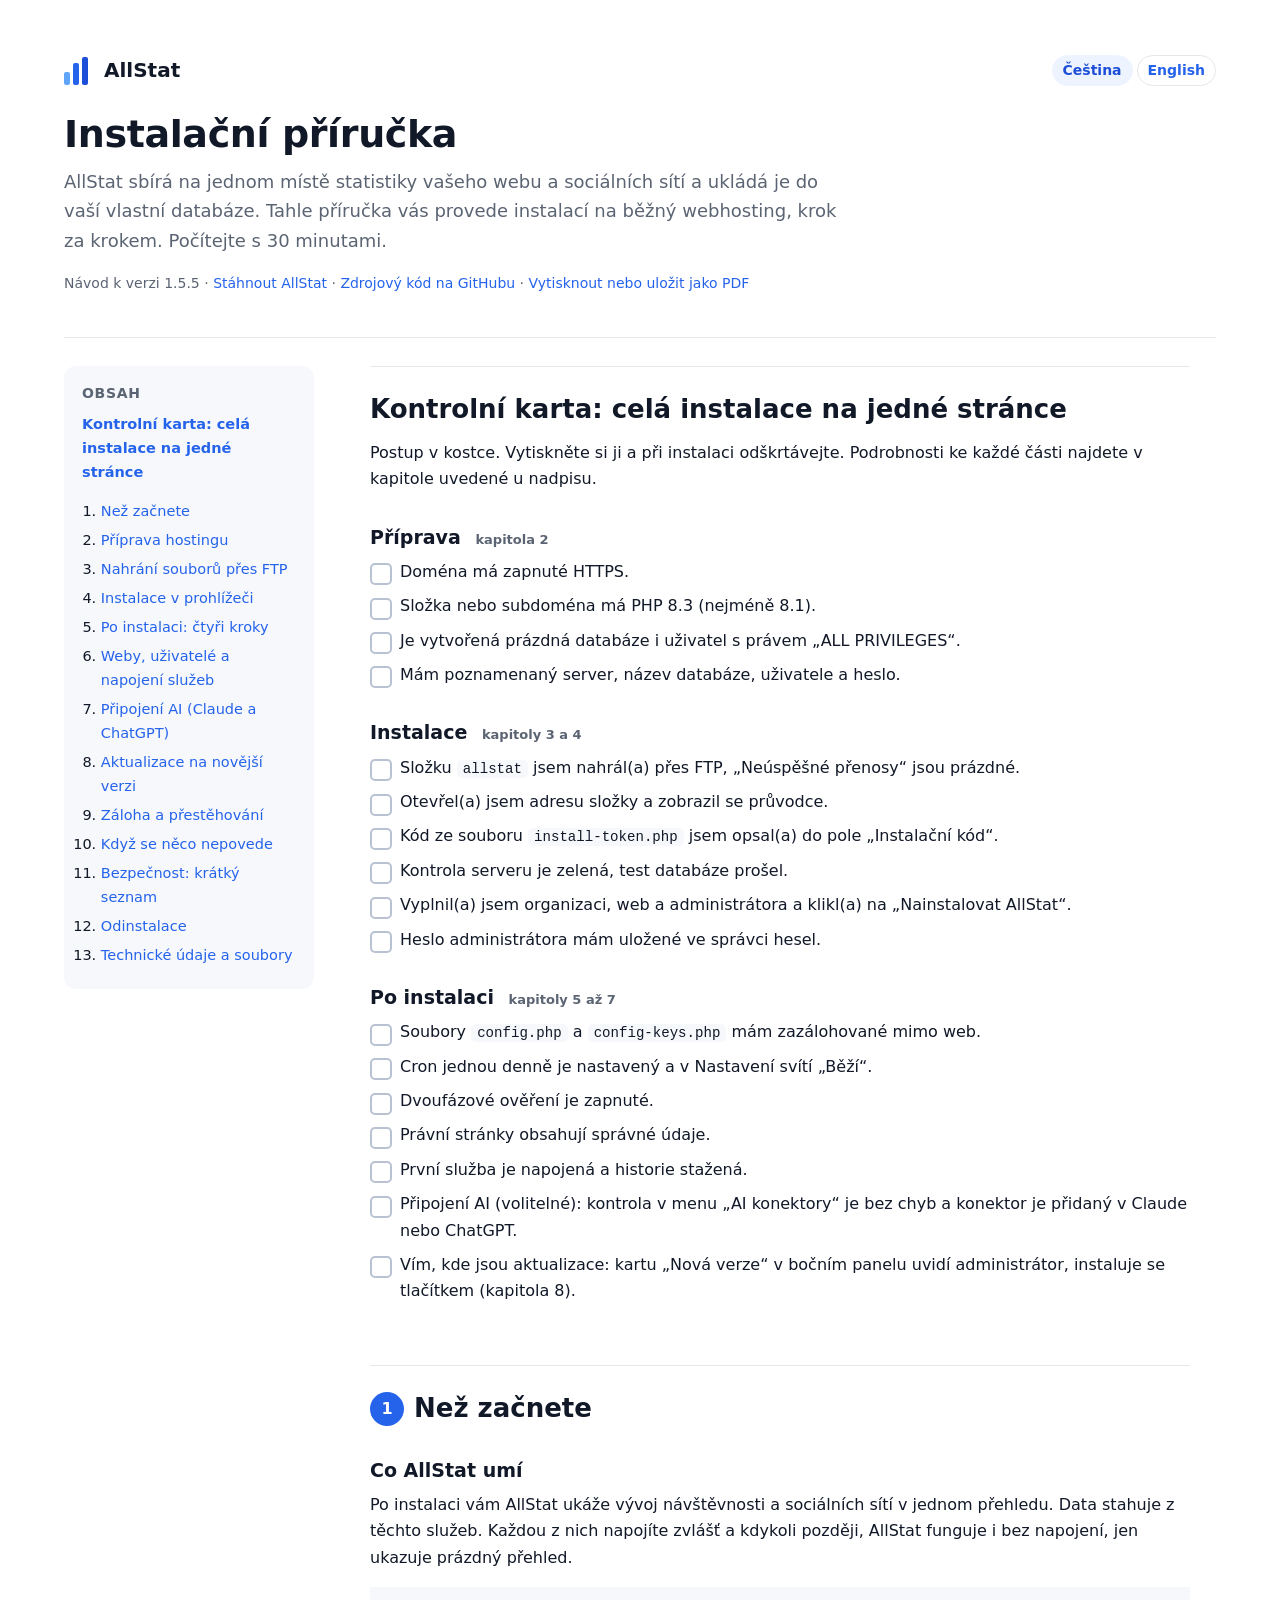
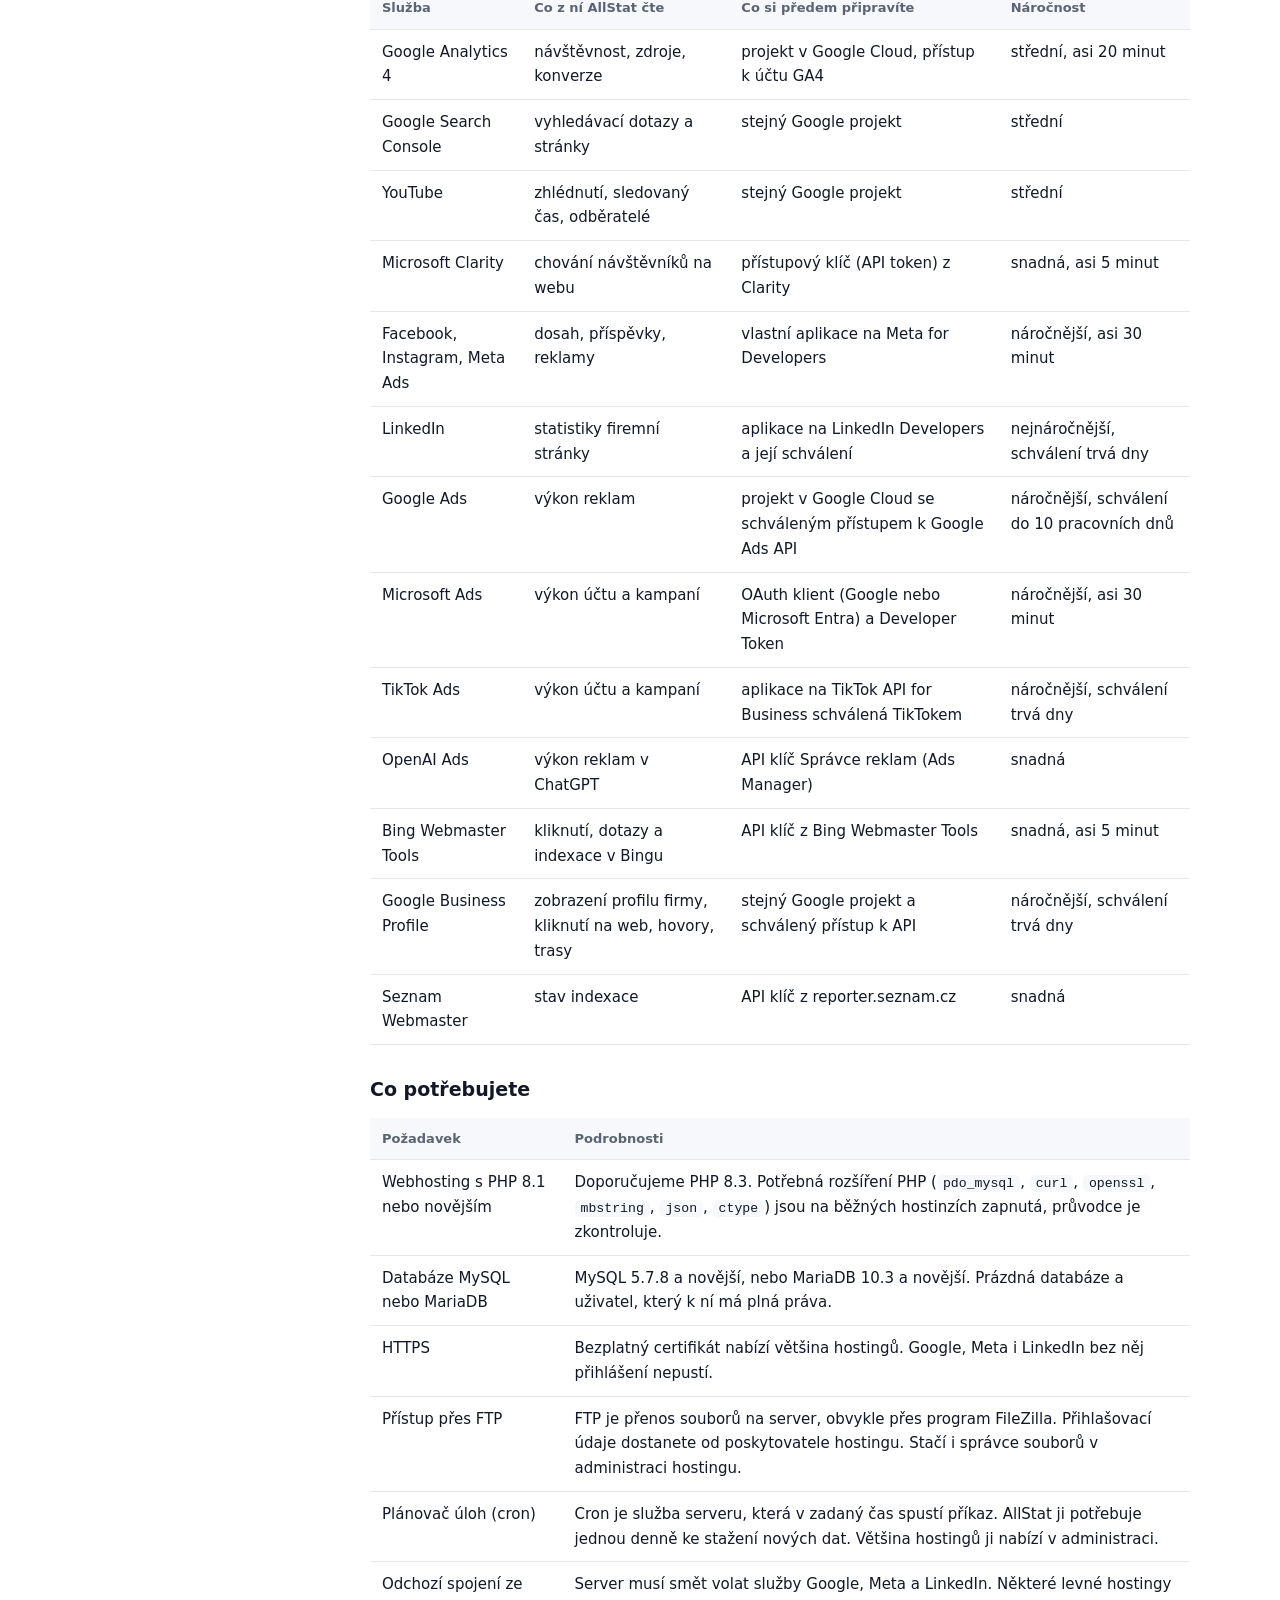
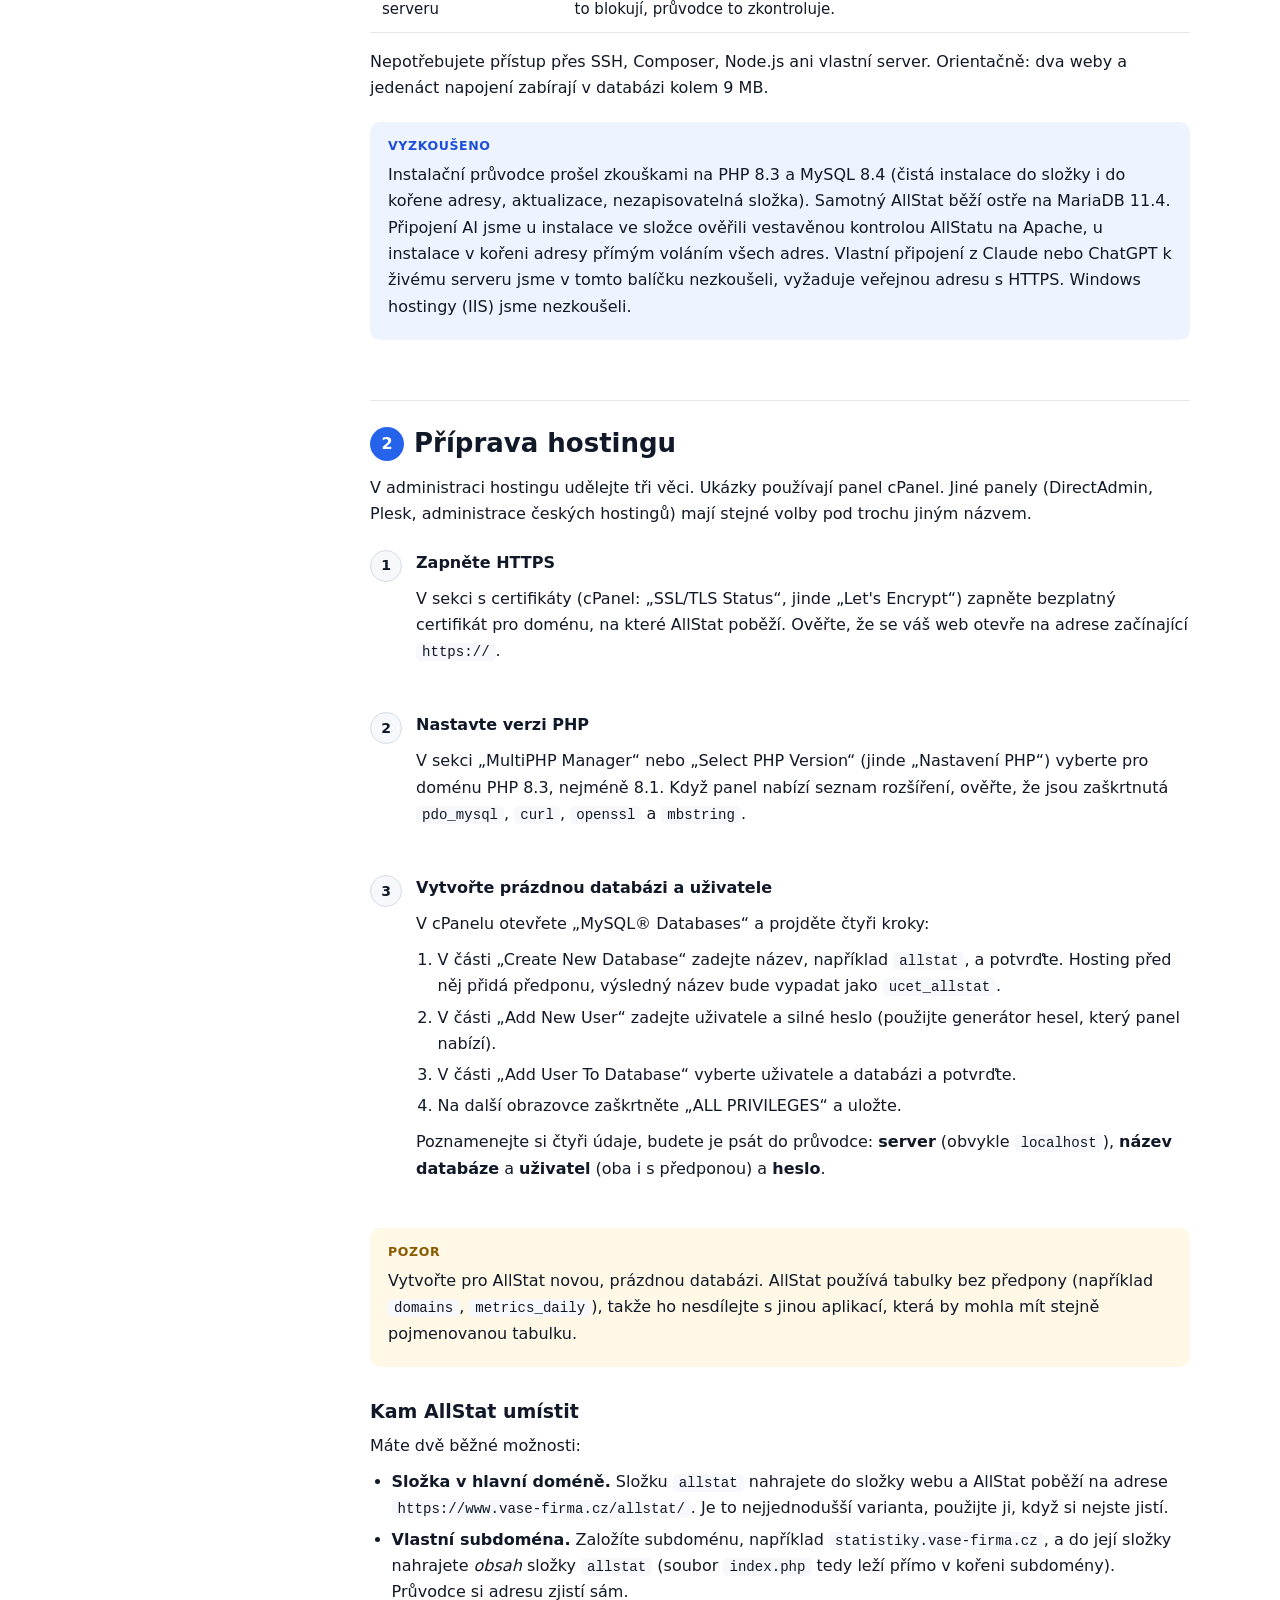
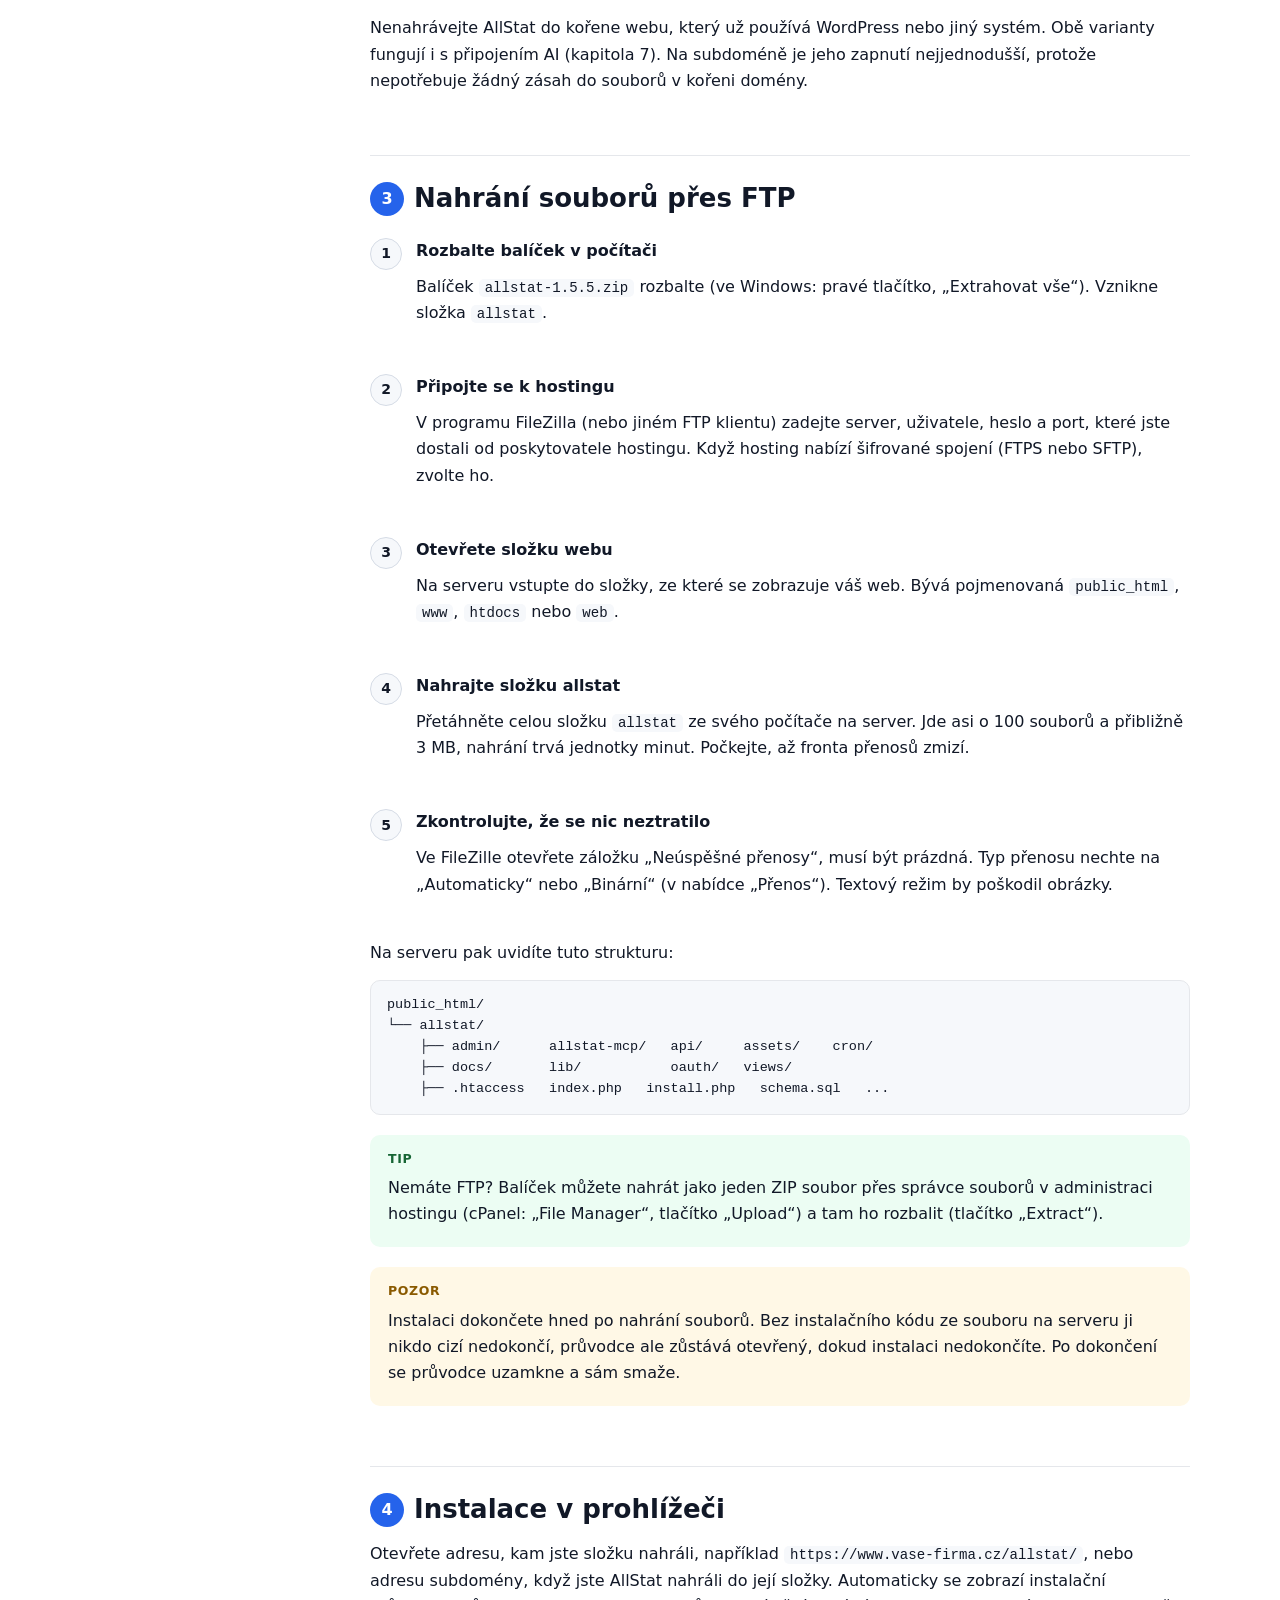
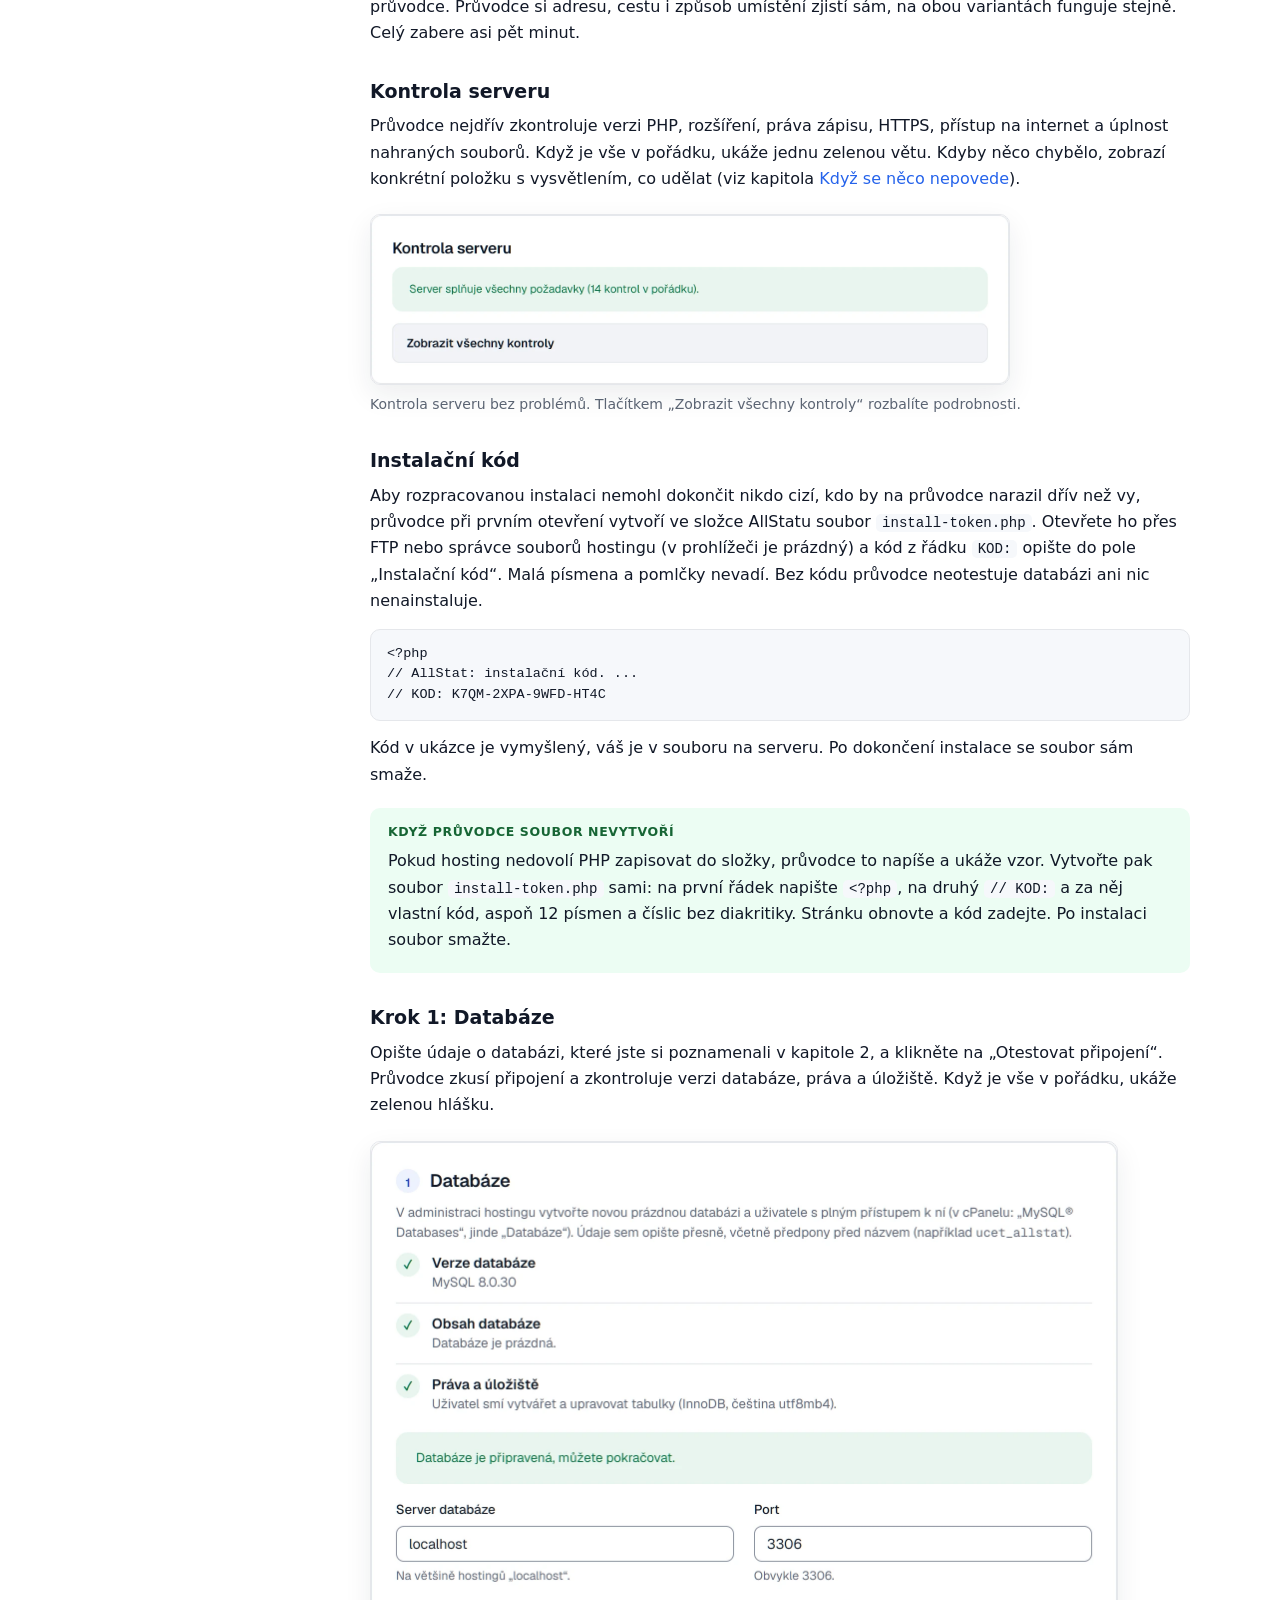
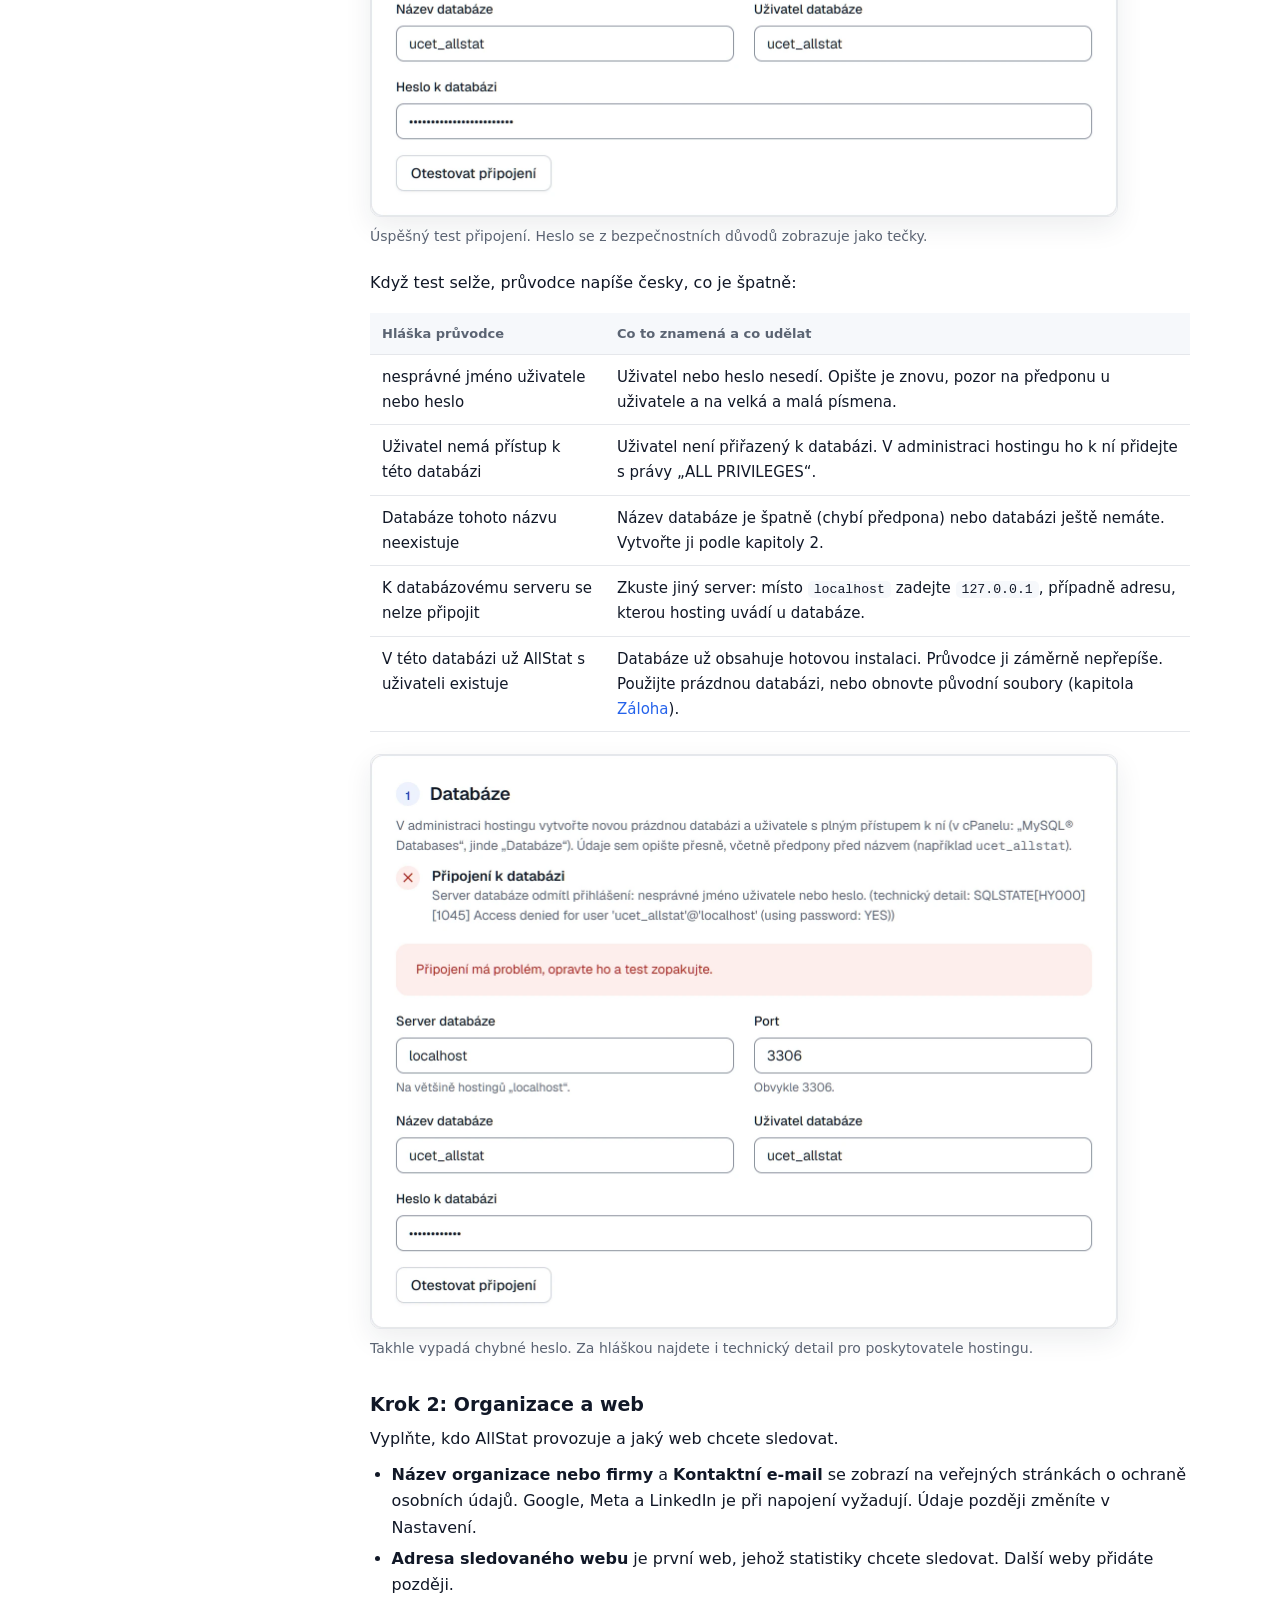
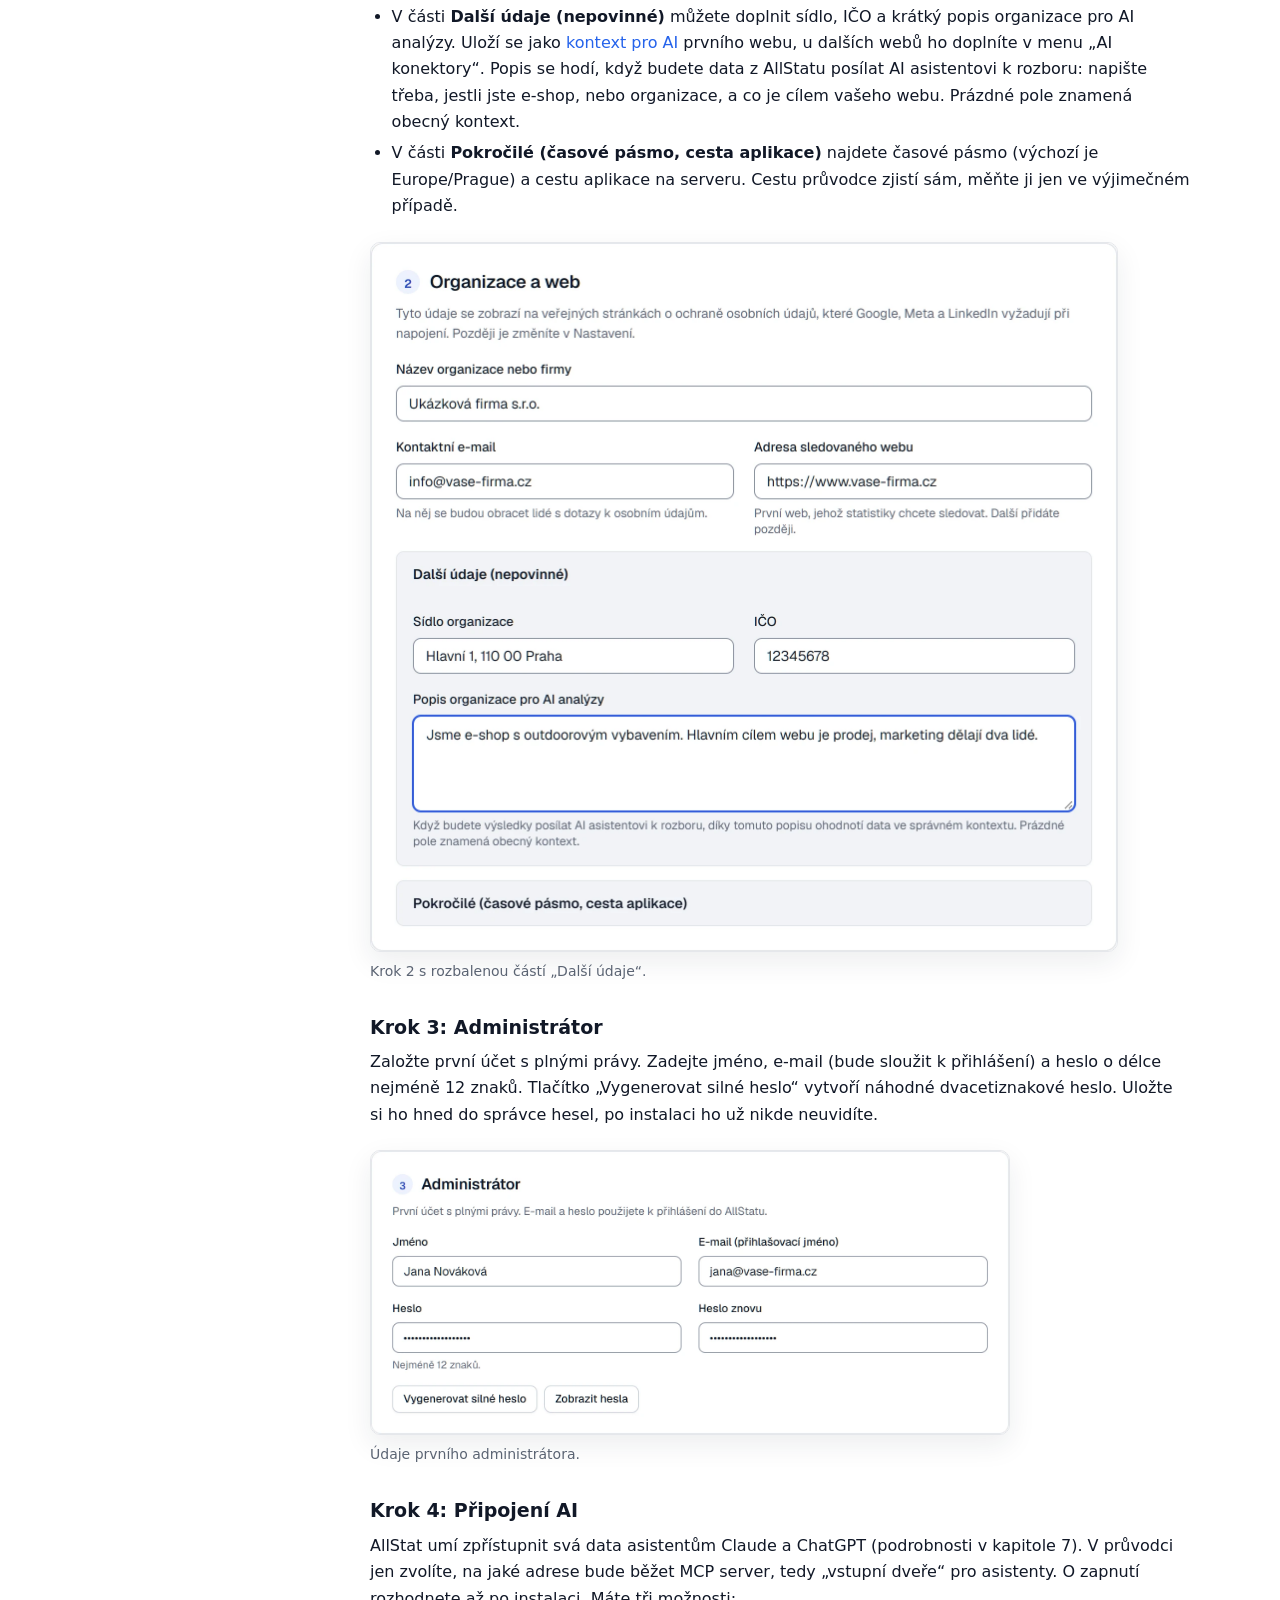
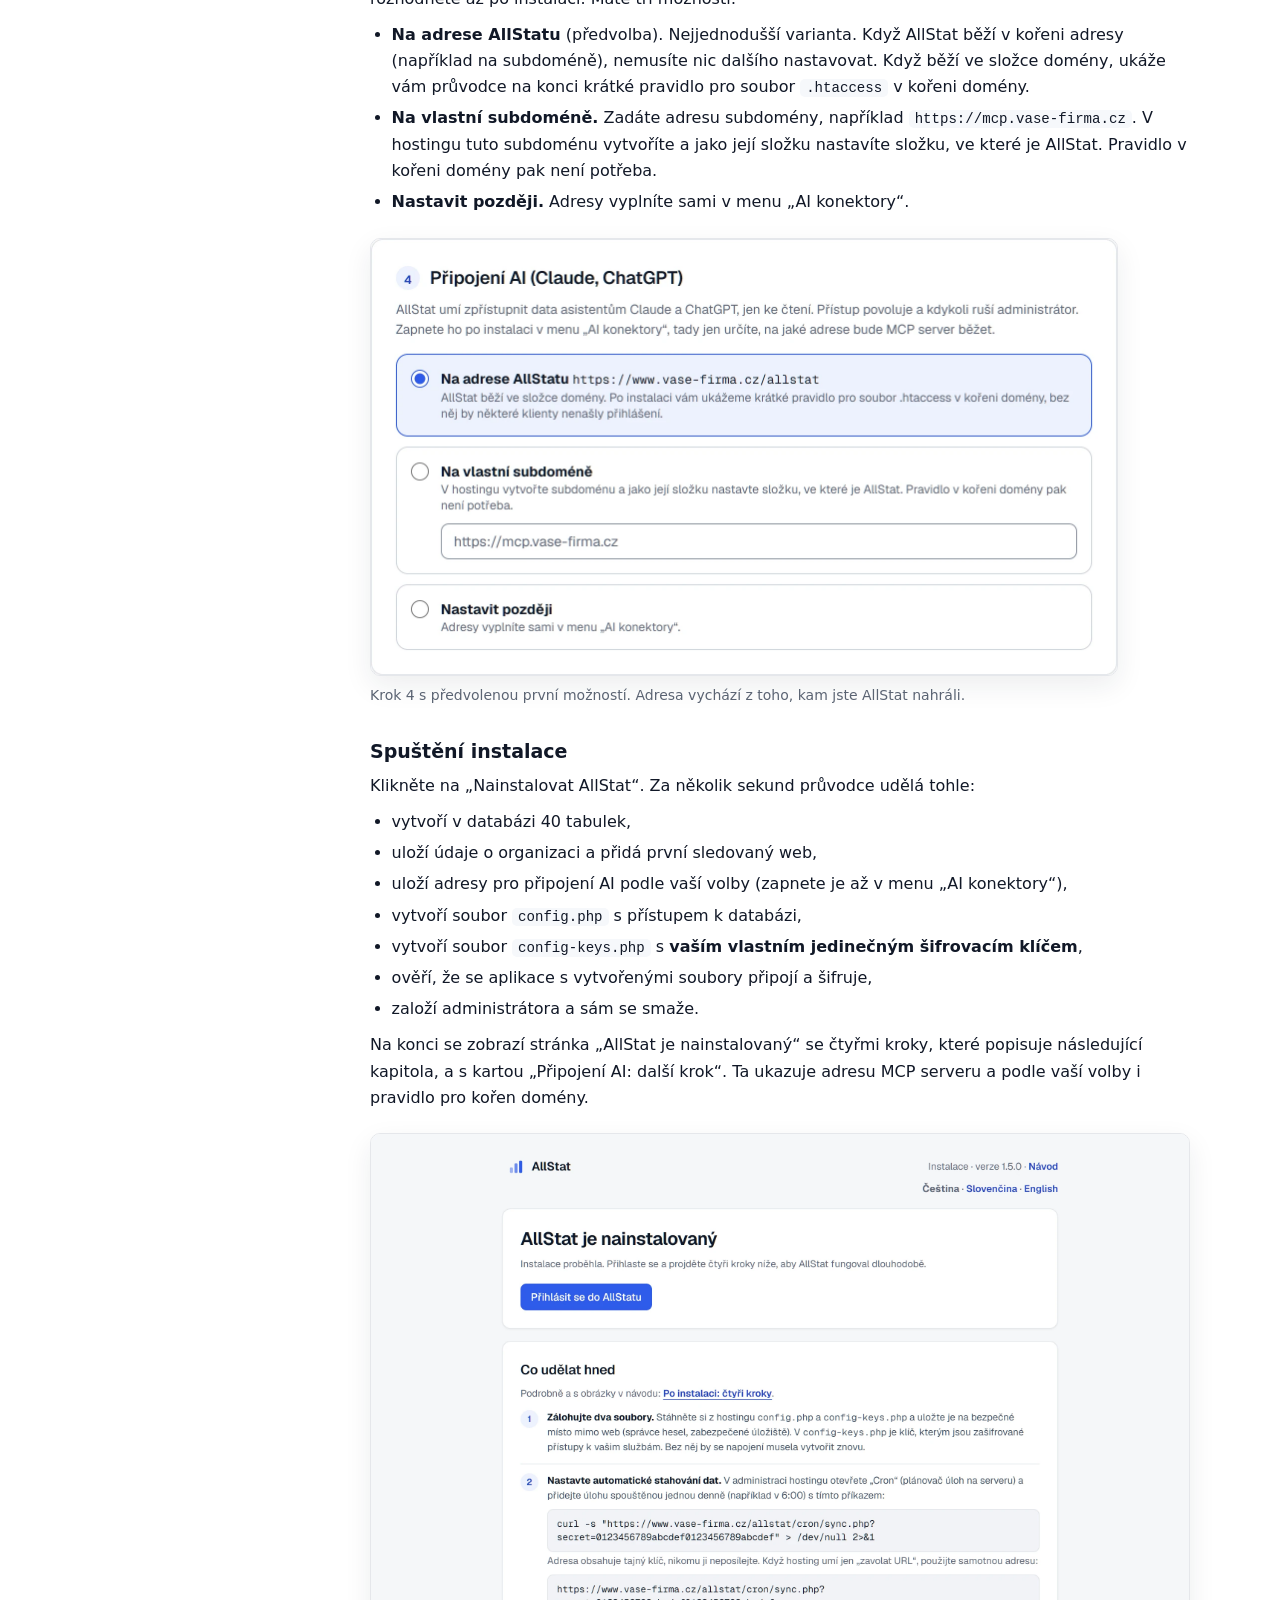
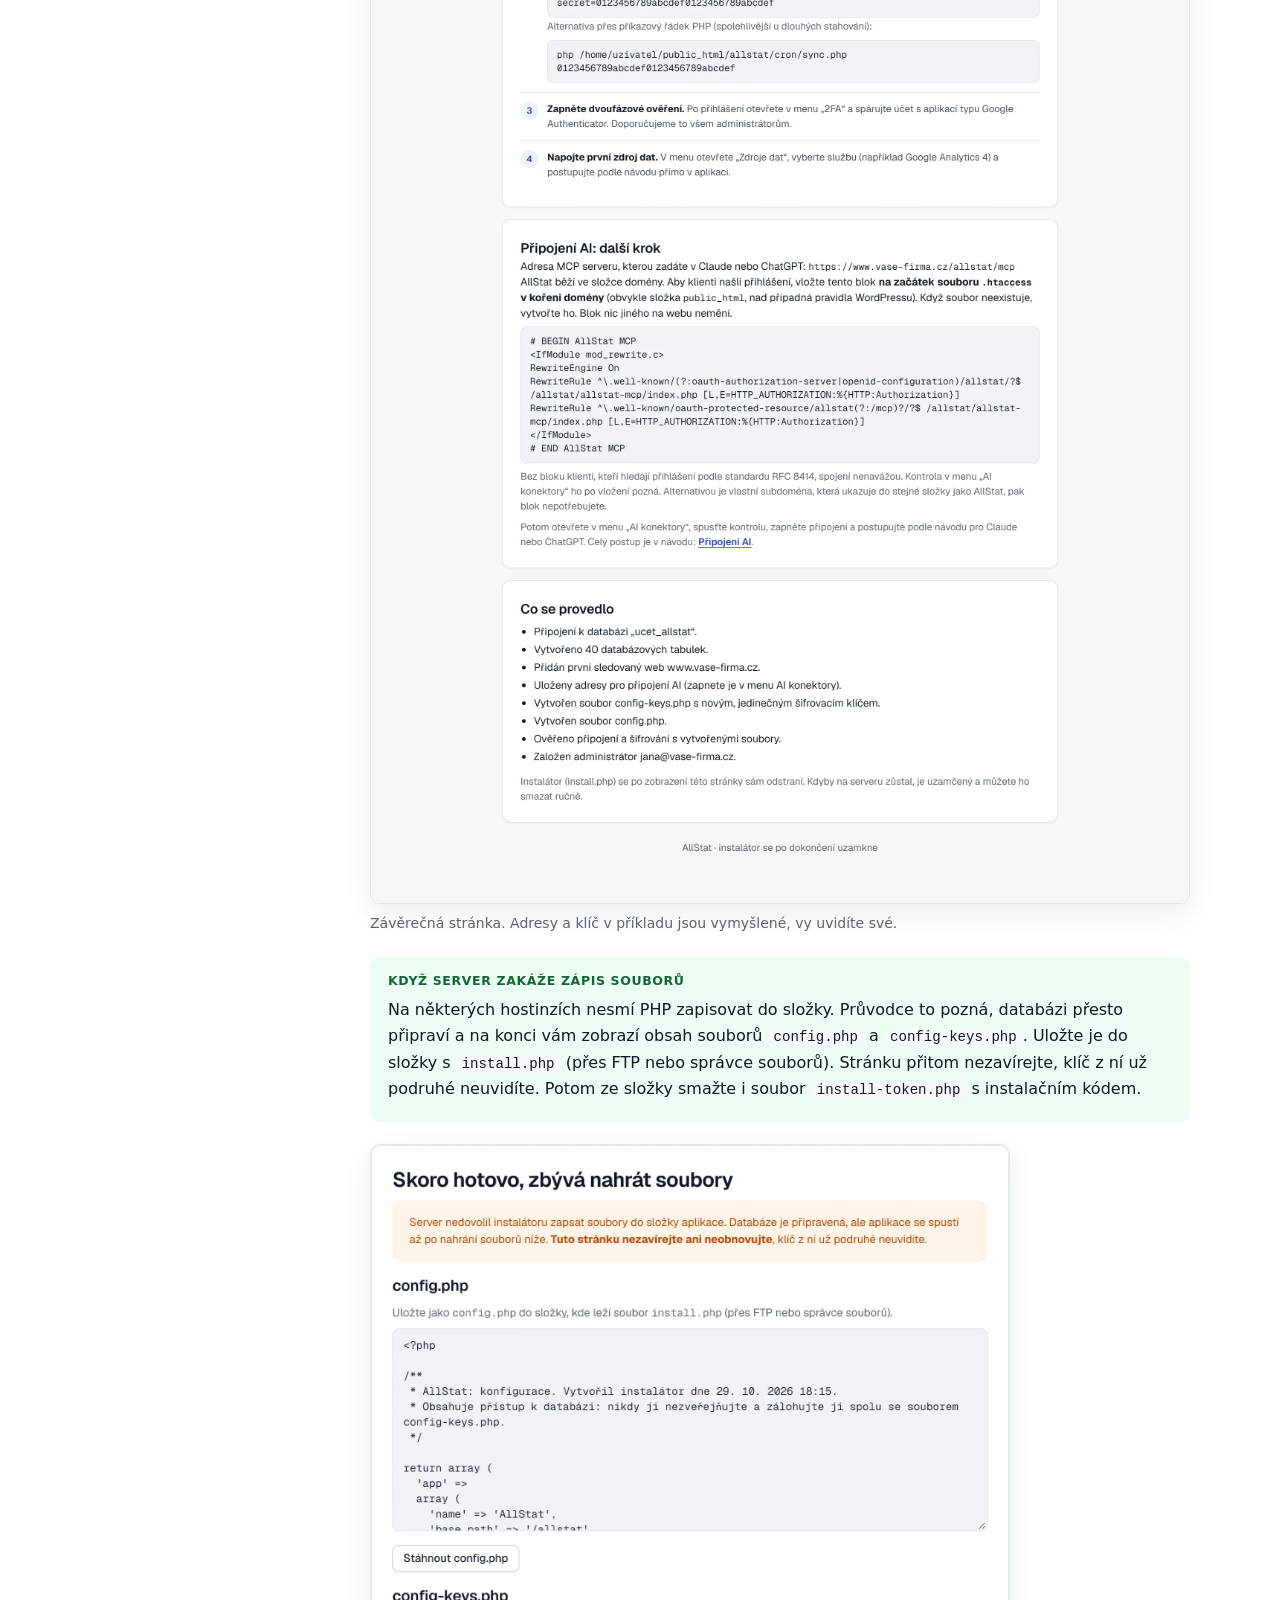
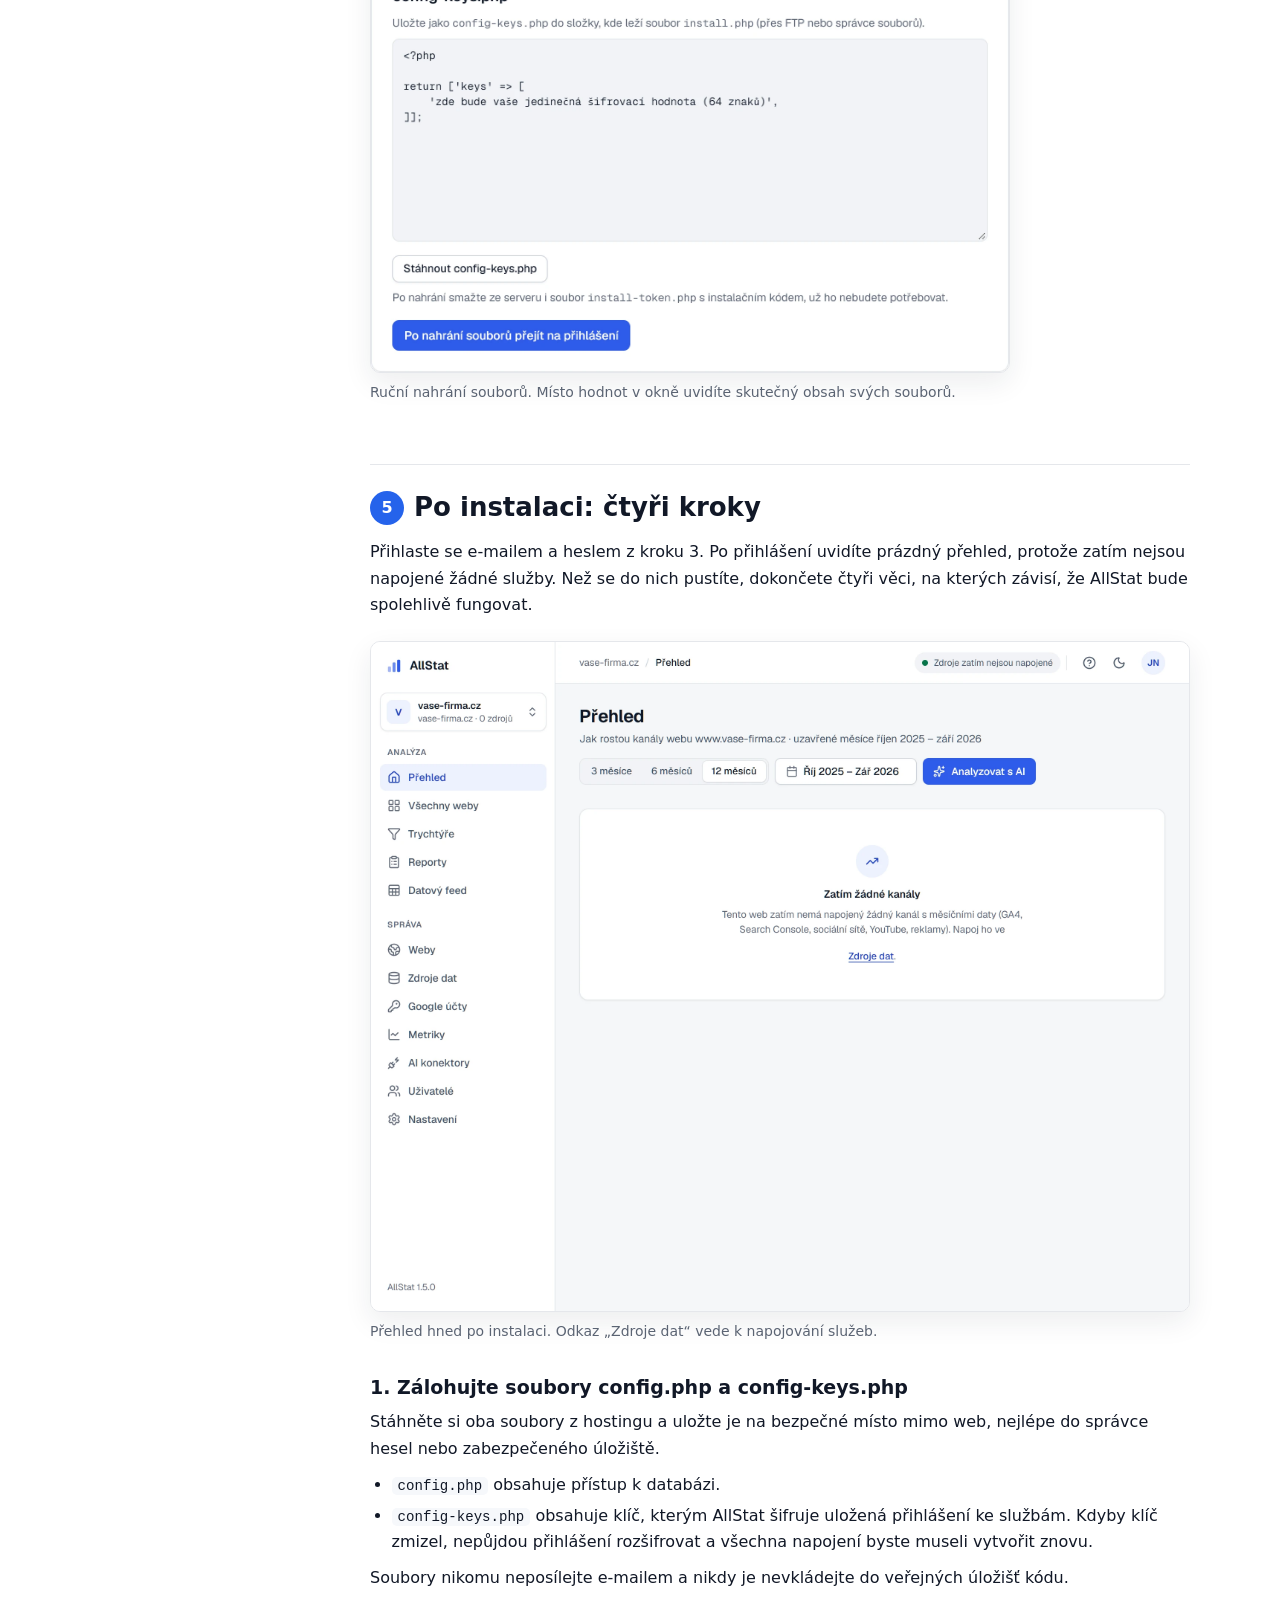
<file: index.html>
<!doctype html>
<html lang="cs">
<head>
<meta charset="utf-8">
<meta name="viewport" content="width=device-width, initial-scale=1">
<title>AllStat – dashboard statistik webu a sociálních sítí | Instalační příručka</title>
<meta name="description" content="AllStat je self-hosted dashboard statistik webu a sociálních sítí (GA4, Search Console, Meta, LinkedIn, YouTube) ve vaší databázi. Instalace na webhosting krok za krokem.">
<link rel="canonical" href="https://ffscz.github.io/AllStat/">
<link rel="alternate" hreflang="cs" href="https://ffscz.github.io/AllStat/">
<link rel="alternate" hreflang="en" href="https://ffscz.github.io/AllStat/en/">
<link rel="alternate" hreflang="x-default" href="https://ffscz.github.io/AllStat/en/">
<meta property="og:title" content="AllStat – dashboard statistik webu a sociálních sítí">
<meta property="og:description" content="Instalace na webhosting, napojení služeb, připojení AI a aktualizace, krok za krokem.">
<meta property="og:type" content="website">
<meta property="og:url" content="https://ffscz.github.io/AllStat/">
<meta property="og:site_name" content="AllStat">
<meta property="og:locale" content="cs_CZ">
<meta property="og:image" content="https://ffscz.github.io/AllStat/og.png">
<meta property="og:image:width" content="1280">
<meta property="og:image:height" content="640">
<meta property="og:image:alt" content="AllStat: statistiky webu a sociálních sítí na jednom místě, ve vaší vlastní databázi">
<meta name="twitter:card" content="summary_large_image">
<link rel="icon" href="data:image/svg+xml,%3Csvg xmlns='http://www.w3.org/2000/svg' viewBox='0 0 32 32'%3E%3Crect x='4' y='15' width='7' height='13' rx='2' fill='%2360a5fa'/%3E%3Crect x='13' y='8' width='7' height='20' rx='2' fill='%232563eb'/%3E%3Crect x='22' y='3' width='7' height='25' rx='2' fill='%231d4ed8'/%3E%3C/svg%3E">
<style>
:root{color-scheme:light;--text:#111827;--muted:#5b6473;--line:#e5e7eb;--soft:#f6f8fb;--blue:#2563eb;--blue-d:#1d4ed8;--blue-soft:#eef4ff;--ok:#166534;--ok-bg:#ecfdf3;--warn:#8a5a00;--warn-bg:#fff8e6;--err:#b42318;--err-bg:#fef3f2}
*{box-sizing:border-box}
html{-webkit-text-size-adjust:100%}
body{margin:0;background:#fff;color:var(--text);font:16px/1.65 "Segoe UI",system-ui,-apple-system,Roboto,Arial,sans-serif}
.page{max-width:840px;margin:0 auto;padding:36px 24px 90px}
a{color:var(--blue);text-decoration:none}a:hover{text-decoration:underline}
.cover{padding:18px 0 34px;border-bottom:1px solid var(--line);margin-bottom:28px}
.lang{margin-left:auto;display:flex;gap:4px;font-size:14px;font-weight:600}.lang a,.lang span{padding:3px 10px;border:1px solid var(--line);border-radius:999px}.lang span{background:var(--blue-soft);border-color:var(--blue-soft);color:var(--blue-d)}.lang a:hover{text-decoration:none;border-color:var(--blue)}
.brand{display:flex;align-items:center;gap:12px;font-weight:700;font-size:20px}
.bars{display:inline-flex;align-items:flex-end;gap:3px;width:28px;height:28px}
.bars i{display:block;width:6px;border-radius:2px;background:#2563eb}.bars i:nth-child(1){height:13px;background:#60a5fa}.bars i:nth-child(2){height:22px}.bars i:nth-child(3){height:28px;background:#1d4ed8}
h1{font-size:38px;line-height:1.15;margin:26px 0 10px;letter-spacing:-.01em}
.lead{font-size:18px;color:var(--muted);max-width:44em;margin:0}
.meta{margin-top:16px;color:var(--muted);font-size:14px}
h2{font-size:26px;line-height:1.25;margin:60px 0 14px;padding-top:26px;border-top:1px solid var(--line);scroll-margin-top:16px}
h2 .n{display:inline-grid;place-items:center;min-width:34px;height:34px;padding:0 6px;border-radius:17px;background:var(--blue);color:#fff;font-size:16px;font-weight:700;margin-right:10px;vertical-align:3px}
h3{font-size:19px;line-height:1.3;margin:32px 0 8px}
h3[id],h4[id]{scroll-margin-top:16px}
h4{font-size:16px;margin:22px 0 4px}
p{margin:.6em 0}
ul,ol{padding-left:1.35em;margin:.6em 0}li{margin:.3em 0}
.toc{background:var(--soft);border-radius:12px;padding:18px 22px;margin:0 0 8px}
.toc h2{all:unset;display:block;font-size:14px;font-weight:700;letter-spacing:.05em;text-transform:uppercase;color:var(--muted);margin-bottom:8px}
.toc-first{margin:0 0 10px;font-weight:600}
.toc ol{columns:2;column-gap:32px;margin:0;padding-left:1.3em}.toc li{break-inside:avoid;margin:.25em 0}
.callout{border-radius:10px;padding:14px 18px;margin:20px 0;break-inside:avoid}
.callout .label{display:block;font-size:12.5px;font-weight:700;letter-spacing:.05em;text-transform:uppercase;margin-bottom:3px}
.callout p{margin:.35em 0}
.tip{background:var(--ok-bg)}.tip .label{color:var(--ok)}
.warn{background:var(--warn-bg)}.warn .label{color:var(--warn)}
.info{background:var(--blue-soft)}.info .label{color:var(--blue-d)}
.err{background:var(--err-bg)}.err .label{color:var(--err)}
ol.steps{list-style:none;padding:0;margin:16px 0;counter-reset:s}
ol.steps>li{counter-increment:s;position:relative;padding:0 0 16px 46px;margin:0}
ol.steps>li::before{content:counter(s);position:absolute;left:0;top:0;width:30px;height:30px;border-radius:50%;background:var(--soft);border:1px solid #d5dbe5;display:grid;place-items:center;font-weight:700;font-size:14px}
ol.steps>li>p:first-child{margin-top:0}
table{border-collapse:collapse;width:100%;margin:16px 0;font-size:15px;break-inside:auto}
th,td{padding:10px 12px;text-align:left;vertical-align:top;border-bottom:1px solid var(--line)}
th{background:var(--soft);color:var(--muted);font-size:13px;font-weight:700}
tr{break-inside:avoid}
figure{margin:22px 0;break-inside:avoid}
figure img{display:block;max-width:100%;height:auto;border:1px solid var(--line);border-radius:10px;box-shadow:0 10px 28px rgba(31,41,55,.08)}
figure.narrow img{max-width:min(640px,100%)}
figcaption{font-size:14px;color:var(--muted);margin-top:8px}
code{font-family:ui-monospace,SFMono-Regular,Menlo,Consolas,monospace;font-size:.88em;background:var(--soft);padding:1px 6px;border-radius:5px;word-break:break-word}
pre{background:var(--soft);border:1px solid var(--line);border-radius:10px;padding:14px 16px;overflow:auto;font-size:13.5px;line-height:1.55;margin:14px 0;break-inside:avoid}
pre code{background:none;padding:0;font-size:inherit}
.faq h3{margin-top:26px}
.faq h3+p{margin-top:.2em}
.small{font-size:14px;color:var(--muted)}
.check li{list-style:none;position:relative;padding-left:30px;margin:.5em 0}
.check{padding-left:0}
.check li::before{content:"";position:absolute;left:0;top:.28em;width:18px;height:18px;border:2px solid #b8c2d2;border-radius:5px;background:#fff}
.karta h3 .ref{font-size:13px;font-weight:600;color:var(--muted);margin-left:8px;white-space:nowrap}
figure a.zoom{display:block;cursor:zoom-in}
.print-btn{font:inherit;color:var(--blue);background:none;border:0;padding:0;cursor:pointer}.print-btn:hover{text-decoration:underline}
.toc a[aria-current]{color:var(--blue-d);font-weight:700}
@media (min-width:1200px){
  .page{max-width:1200px;display:grid;grid-template-columns:250px minmax(0,1fr);column-gap:56px;align-items:start}
  .cover,footer{grid-column:1/-1}
  .toc{grid-column:1;position:sticky;top:20px;max-height:calc(100vh - 40px);overflow:auto;margin:0;padding:16px 18px;font-size:14.5px}
  .toc ol{columns:1}.toc li{margin:.35em 0}
  main.content{grid-column:2;max-width:820px;min-width:0}
  main.content>.karta>h2:first-child,main.content>h2:first-child{margin-top:0}
}
footer{margin-top:64px;padding-top:16px;border-top:1px solid var(--line);color:var(--muted);font-size:13px}
@media (max-width:640px){h1{font-size:30px}.toc ol{columns:1}h2{font-size:22px}table{display:block;overflow-x:auto;-webkit-overflow-scrolling:touch}}
@media print{
  @page{size:A4;margin:16mm 15mm 18mm}
  html{font-size:13.2px}body{font-size:13.2px;line-height:1.55}
  .page{max-width:none;padding:0}
  h2{break-after:avoid;margin-top:34px;padding-top:16px}h2.pb{break-before:page;margin-top:0;border-top:0;padding-top:0}
  h3,h4{break-after:avoid}
  a{color:var(--text)}
  .cover{padding-top:0}
  figure img{box-shadow:none}
  pre{white-space:pre-wrap;overflow-wrap:anywhere;overflow:visible}
  .toc{break-inside:avoid}
  .page{display:block}.toc{position:static;max-height:none;overflow:visible}.no-print{display:none}.meta a::after{content:" (" attr(href) ")"}
  .karta{break-before:page;break-after:page}.karta h2{margin-top:0;border-top:0;padding-top:0}
  .karta h3 .ref{color:var(--muted)}
  footer{margin-top:30px}
}
</style>
</head>
<body>
<div class="page">

<header class="cover">
  <div class="brand"><span class="bars" aria-hidden="true"><i></i><i></i><i></i></span> AllStat<nav class="lang no-print" aria-label="Jazyk"><span aria-current="page" lang="cs">Čeština</span><a href="en/" hreflang="en" lang="en">English</a></nav></div>
  <h1>Instalační příručka</h1>
  <p class="lead">AllStat sbírá na jednom místě statistiky vašeho webu a sociálních sítí a ukládá je do vaší vlastní databáze. Tahle příručka vás provede instalací na běžný webhosting, krok za krokem. Počítejte s 30 minutami.</p>
  <p class="meta">Návod k verzi 1.5.5 · <a href="https://github.com/ffscz/AllStat/releases/latest">Stáhnout AllStat</a> · <a href="https://github.com/ffscz/AllStat">Zdrojový kód na GitHubu</a><span class="no-print"> · <button type="button" class="print-btn" data-print>Vytisknout nebo uložit jako PDF</button></span></p>
</header>

<nav class="toc" aria-label="Obsah">
  <h2>Obsah</h2>
  <p class="toc-first"><a href="#karta">Kontrolní karta: celá instalace na jedné stránce</a></p>
  <ol>
    <li><a href="#pred-zacatkem">Než začnete</a></li>
    <li><a href="#hosting">Příprava hostingu</a></li>
    <li><a href="#ftp">Nahrání souborů přes FTP</a></li>
    <li><a href="#pruvodce">Instalace v prohlížeči</a></li>
    <li><a href="#po-instalaci">Po instalaci: čtyři kroky</a></li>
    <li><a href="#napojeni">Weby, uživatelé a napojení služeb</a></li>
    <li><a href="#ai">Připojení AI (Claude a ChatGPT)</a></li>
    <li><a href="#aktualizace">Aktualizace na novější verzi</a></li>
    <li><a href="#zaloha">Záloha a přestěhování</a></li>
    <li><a href="#problemy">Když se něco nepovede</a></li>
    <li><a href="#bezpecnost">Bezpečnost: krátký seznam</a></li>
    <li><a href="#odinstalace">Odinstalace</a></li>
    <li><a href="#technicke">Technické údaje a soubory</a></li>
  </ol>
</nav>

<main class="content">
<section class="karta" id="karta">
<h2>Kontrolní karta: celá instalace na jedné stránce</h2>
<p>Postup v kostce. Vytiskněte si ji a při instalaci odškrtávejte. Podrobnosti ke každé části najdete v kapitole uvedené u nadpisu.</p>
<h3>Příprava <a class="ref" href="#hosting">kapitola 2</a></h3>
<ul class="check">
  <li>Doména má zapnuté HTTPS.</li>
  <li>Složka nebo subdoména má PHP 8.3 (nejméně 8.1).</li>
  <li>Je vytvořená prázdná databáze i uživatel s právem „ALL PRIVILEGES“.</li>
  <li>Mám poznamenaný server, název databáze, uživatele a heslo.</li>
</ul>
<h3>Instalace <a class="ref" href="#ftp">kapitoly 3 a 4</a></h3>
<ul class="check">
  <li>Složku <code>allstat</code> jsem nahrál(a) přes FTP, „Neúspěšné přenosy“ jsou prázdné.</li>
  <li>Otevřel(a) jsem adresu složky a zobrazil se průvodce.</li>
  <li>Kód ze souboru <code>install-token.php</code> jsem opsal(a) do pole „Instalační kód“.</li>
  <li>Kontrola serveru je zelená, test databáze prošel.</li>
  <li>Vyplnil(a) jsem organizaci, web a administrátora a klikl(a) na „Nainstalovat AllStat“.</li>
  <li>Heslo administrátora mám uložené ve správci hesel.</li>
</ul>
<h3>Po instalaci <a class="ref" href="#po-instalaci">kapitoly 5 až 7</a></h3>
<ul class="check">
  <li>Soubory <code>config.php</code> a <code>config-keys.php</code> mám zazálohované mimo web.</li>
  <li>Cron jednou denně je nastavený a v Nastavení svítí „Běží“.</li>
  <li>Dvoufázové ověření je zapnuté.</li>
  <li>Právní stránky obsahují správné údaje.</li>
  <li>První služba je napojená a historie stažená.</li>
  <li>Připojení AI (volitelné): kontrola v menu „AI konektory“ je bez chyb a konektor je přidaný v Claude nebo ChatGPT.</li>
  <li>Vím, kde jsou aktualizace: kartu „Nová verze“ v bočním panelu uvidí administrátor, instaluje se tlačítkem (kapitola 8).</li>
</ul>
</section>


<h2 id="pred-zacatkem"><span class="n">1</span>Než začnete</h2>

<h3>Co AllStat umí</h3>
<p>Po instalaci vám AllStat ukáže vývoj návštěvnosti a sociálních sítí v jednom přehledu. Data stahuje z těchto služeb. Každou z nich napojíte zvlášť a kdykoli později, AllStat funguje i bez napojení, jen ukazuje prázdný přehled.</p>

<table>
  <thead><tr><th>Služba</th><th>Co z ní AllStat čte</th><th>Co si předem připravíte</th><th>Náročnost</th></tr></thead>
  <tbody>
    <tr><td>Google Analytics 4</td><td>návštěvnost, zdroje, konverze</td><td>projekt v Google Cloud, přístup k účtu GA4</td><td>střední, asi 20 minut</td></tr>
    <tr><td>Google Search Console</td><td>vyhledávací dotazy a stránky</td><td>stejný Google projekt</td><td>střední</td></tr>
    <tr><td>YouTube</td><td>zhlédnutí, sledovaný čas, odběratelé</td><td>stejný Google projekt</td><td>střední</td></tr>
    <tr><td>Microsoft Clarity</td><td>chování návštěvníků na webu</td><td>přístupový klíč (API token) z Clarity</td><td>snadná, asi 5 minut</td></tr>
    <tr><td>Facebook, Instagram, Meta Ads</td><td>dosah, příspěvky, reklamy</td><td>vlastní aplikace na Meta for Developers</td><td>náročnější, asi 30 minut</td></tr>
    <tr><td>LinkedIn</td><td>statistiky firemní stránky</td><td>aplikace na LinkedIn Developers a její schválení</td><td>nejnáročnější, schválení trvá dny</td></tr>
    <tr><td>Google Ads</td><td>výkon reklam</td><td>projekt v Google Cloud se schváleným přístupem k Google Ads API</td><td>náročnější, schválení do 10 pracovních dnů</td></tr>
    <tr><td>Microsoft Ads</td><td>výkon účtu a kampaní</td><td>OAuth klient (Google nebo Microsoft Entra) a Developer Token</td><td>náročnější, asi 30 minut</td></tr>
    <tr><td>TikTok Ads</td><td>výkon účtu a kampaní</td><td>aplikace na TikTok API for Business schválená TikTokem</td><td>náročnější, schválení trvá dny</td></tr>
    <tr><td>OpenAI Ads</td><td>výkon reklam v ChatGPT</td><td>API klíč Správce reklam (Ads Manager)</td><td>snadná</td></tr>
    <tr><td>Bing Webmaster Tools</td><td>kliknutí, dotazy a indexace v Bingu</td><td>API klíč z Bing Webmaster Tools</td><td>snadná, asi 5 minut</td></tr>
    <tr><td>Google Business Profile</td><td>zobrazení profilu firmy, kliknutí na web, hovory, trasy</td><td>stejný Google projekt a schválený přístup k API</td><td>náročnější, schválení trvá dny</td></tr>
    <tr><td>Seznam Webmaster</td><td>stav indexace</td><td>API klíč z reporter.seznam.cz</td><td>snadná</td></tr>
  </tbody>
</table>

<h3>Co potřebujete</h3>
<table>
  <thead><tr><th>Požadavek</th><th>Podrobnosti</th></tr></thead>
  <tbody>
    <tr><td>Webhosting s PHP 8.1 nebo novějším</td><td>Doporučujeme PHP 8.3. Potřebná rozšíření PHP (<code>pdo_mysql</code>, <code>curl</code>, <code>openssl</code>, <code>mbstring</code>, <code>json</code>, <code>ctype</code>) jsou na běžných hostinzích zapnutá, průvodce je zkontroluje.</td></tr>
    <tr><td>Databáze MySQL nebo MariaDB</td><td>MySQL 5.7.8 a novější, nebo MariaDB 10.3 a novější. Prázdná databáze a uživatel, který k ní má plná práva.</td></tr>
    <tr><td>HTTPS</td><td>Bezplatný certifikát nabízí většina hostingů. Google, Meta i LinkedIn bez něj přihlášení nepustí.</td></tr>
    <tr><td>Přístup přes FTP</td><td>FTP je přenos souborů na server, obvykle přes program FileZilla. Přihlašovací údaje dostanete od poskytovatele hostingu. Stačí i správce souborů v administraci hostingu.</td></tr>
    <tr><td>Plánovač úloh (cron)</td><td>Cron je služba serveru, která v zadaný čas spustí příkaz. AllStat ji potřebuje jednou denně ke stažení nových dat. Většina hostingů ji nabízí v administraci.</td></tr>
    <tr><td>Odchozí spojení ze serveru</td><td>Server musí smět volat služby Google, Meta a LinkedIn. Některé levné hostingy to blokují, průvodce to zkontroluje.</td></tr>
  </tbody>
</table>
<p>Nepotřebujete přístup přes SSH, Composer, Node.js ani vlastní server. Orientačně: dva weby a jedenáct napojení zabírají v databázi kolem 9 MB.</p>

<div class="info callout"><span class="label">Vyzkoušeno</span>
<p>Instalační průvodce prošel zkouškami na PHP 8.3 a MySQL 8.4 (čistá instalace do složky i do kořene adresy, aktualizace, nezapisovatelná složka). Samotný AllStat běží ostře na MariaDB 11.4. Připojení AI jsme u instalace ve složce ověřili vestavěnou kontrolou AllStatu na Apache, u instalace v kořeni adresy přímým voláním všech adres. Vlastní připojení z Claude nebo ChatGPT k živému serveru jsme v tomto balíčku nezkoušeli, vyžaduje veřejnou adresu s HTTPS. Windows hostingy (IIS) jsme nezkoušeli.</p></div>


<h2 id="hosting"><span class="n">2</span>Příprava hostingu</h2>
<p>V administraci hostingu udělejte tři věci. Ukázky používají panel cPanel. Jiné panely (DirectAdmin, Plesk, administrace českých hostingů) mají stejné volby pod trochu jiným názvem.</p>

<ol class="steps">
  <li><h4>Zapněte HTTPS</h4>
    <p>V sekci s certifikáty (cPanel: „SSL/TLS Status“, jinde „Let's Encrypt“) zapněte bezplatný certifikát pro doménu, na které AllStat poběží. Ověřte, že se váš web otevře na adrese začínající <code>https://</code>.</p></li>
  <li><h4>Nastavte verzi PHP</h4>
    <p>V sekci „MultiPHP Manager“ nebo „Select PHP Version“ (jinde „Nastavení PHP“) vyberte pro doménu PHP 8.3, nejméně 8.1. Když panel nabízí seznam rozšíření, ověřte, že jsou zaškrtnutá <code>pdo_mysql</code>, <code>curl</code>, <code>openssl</code> a <code>mbstring</code>.</p></li>
  <li><h4>Vytvořte prázdnou databázi a uživatele</h4>
    <p>V cPanelu otevřete „MySQL® Databases“ a projděte čtyři kroky:</p>
    <ol>
      <li>V části „Create New Database“ zadejte název, například <code>allstat</code>, a potvrďte. Hosting před něj přidá předponu, výsledný název bude vypadat jako <code>ucet_allstat</code>.</li>
      <li>V části „Add New User“ zadejte uživatele a silné heslo (použijte generátor hesel, který panel nabízí).</li>
      <li>V části „Add User To Database“ vyberte uživatele a databázi a potvrďte.</li>
      <li>Na další obrazovce zaškrtněte „ALL PRIVILEGES“ a uložte.</li>
    </ol>
    <p>Poznamenejte si čtyři údaje, budete je psát do průvodce: <strong>server</strong> (obvykle <code>localhost</code>), <strong>název databáze</strong> a <strong>uživatel</strong> (oba i s předponou) a <strong>heslo</strong>.</p></li>
</ol>

<div class="warn callout"><span class="label">Pozor</span>
<p>Vytvořte pro AllStat novou, prázdnou databázi. AllStat používá tabulky bez předpony (například <code>domains</code>, <code>metrics_daily</code>), takže ho nesdílejte s jinou aplikací, která by mohla mít stejně pojmenovanou tabulku.</p></div>

<h3>Kam AllStat umístit</h3>
<p>Máte dvě běžné možnosti:</p>
<ul>
  <li><strong>Složka v hlavní doméně.</strong> Složku <code>allstat</code> nahrajete do složky webu a AllStat poběží na adrese <code>https://www.vase-firma.cz/allstat/</code>. Je to nejjednodušší varianta, použijte ji, když si nejste jistí.</li>
  <li><strong>Vlastní subdoména.</strong> Založíte subdoménu, například <code>statistiky.vase-firma.cz</code>, a do její složky nahrajete <em>obsah</em> složky <code>allstat</code> (soubor <code>index.php</code> tedy leží přímo v kořeni subdomény). Průvodce si adresu zjistí sám.</li>
</ul>
<p>Nenahrávejte AllStat do kořene webu, který už používá WordPress nebo jiný systém. Obě varianty fungují i s připojením AI (kapitola 7). Na subdoméně je jeho zapnutí nejjednodušší, protože nepotřebuje žádný zásah do souborů v kořeni domény.</p>


<h2 id="ftp"><span class="n">3</span>Nahrání souborů přes FTP</h2>

<ol class="steps">
  <li><h4>Rozbalte balíček v počítači</h4>
    <p>Balíček <code>allstat-1.5.5.zip</code> rozbalte (ve Windows: pravé tlačítko, „Extrahovat vše“). Vznikne složka <code>allstat</code>.</p></li>
  <li><h4>Připojte se k hostingu</h4>
    <p>V programu FileZilla (nebo jiném FTP klientu) zadejte server, uživatele, heslo a port, které jste dostali od poskytovatele hostingu. Když hosting nabízí šifrované spojení (FTPS nebo SFTP), zvolte ho.</p></li>
  <li><h4>Otevřete složku webu</h4>
    <p>Na serveru vstupte do složky, ze které se zobrazuje váš web. Bývá pojmenovaná <code>public_html</code>, <code>www</code>, <code>htdocs</code> nebo <code>web</code>.</p></li>
  <li><h4>Nahrajte složku allstat</h4>
    <p>Přetáhněte celou složku <code>allstat</code> ze svého počítače na server. Jde asi o 100 souborů a přibližně 3 MB, nahrání trvá jednotky minut. Počkejte, až fronta přenosů zmizí.</p></li>
  <li><h4>Zkontrolujte, že se nic neztratilo</h4>
    <p>Ve FileZille otevřete záložku „Neúspěšné přenosy“, musí být prázdná. Typ přenosu nechte na „Automaticky“ nebo „Binární“ (v nabídce „Přenos“). Textový režim by poškodil obrázky.</p></li>
</ol>

<p>Na serveru pak uvidíte tuto strukturu:</p>
<pre><code>public_html/
└── allstat/
    ├── admin/      allstat-mcp/   api/     assets/    cron/
    ├── docs/       lib/           oauth/   views/
    ├── .htaccess   index.php   install.php   schema.sql   ...</code></pre>

<div class="tip callout"><span class="label">Tip</span>
<p>Nemáte FTP? Balíček můžete nahrát jako jeden ZIP soubor přes správce souborů v administraci hostingu (cPanel: „File Manager“, tlačítko „Upload“) a tam ho rozbalit (tlačítko „Extract“).</p></div>

<div class="warn callout"><span class="label">Pozor</span>
<p>Instalaci dokončete hned po nahrání souborů. Bez instalačního kódu ze souboru na serveru ji nikdo cizí nedokončí, průvodce ale zůstává otevřený, dokud instalaci nedokončíte. Po dokončení se průvodce uzamkne a sám smaže.</p></div>


<h2 id="pruvodce"><span class="n">4</span>Instalace v prohlížeči</h2>
<p>Otevřete adresu, kam jste složku nahráli, například <code>https://www.vase-firma.cz/allstat/</code>, nebo adresu subdomény, když jste AllStat nahráli do její složky. Automaticky se zobrazí instalační průvodce. Průvodce si adresu, cestu i způsob umístění zjistí sám, na obou variantách funguje stejně. Celý zabere asi pět minut.</p>

<h3>Kontrola serveru</h3>
<p>Průvodce nejdřív zkontroluje verzi PHP, rozšíření, práva zápisu, HTTPS, přístup na internet a úplnost nahraných souborů. Když je vše v pořádku, ukáže jednu zelenou větu. Kdyby něco chybělo, zobrazí konkrétní položku s vysvětlením, co udělat (viz kapitola <a href="#problemy">Když se něco nepovede</a>).</p>
<figure class="narrow"><a class="zoom" href="img/01-kontrola-serveru.webp" title="Otevřít v plné velikosti"><img src="img/01-kontrola-serveru.webp" alt="Kontrola serveru: zelená věta o splněných požadavcích" width="748" height="198" loading="lazy" decoding="async"></a><figcaption>Kontrola serveru bez problémů. Tlačítkem „Zobrazit všechny kontroly“ rozbalíte podrobnosti.</figcaption></figure>

<h3>Instalační kód</h3>
<p>Aby rozpracovanou instalaci nemohl dokončit nikdo cizí, kdo by na průvodce narazil dřív než vy, průvodce při prvním otevření vytvoří ve složce AllStatu soubor <code>install-token.php</code>. Otevřete ho přes FTP nebo správce souborů hostingu (v prohlížeči je prázdný) a kód z řádku <code>KOD:</code> opište do pole „Instalační kód“. Malá písmena a pomlčky nevadí. Bez kódu průvodce neotestuje databázi ani nic nenainstaluje.</p>
<pre><code>&lt;?php
// AllStat: instalační kód. ...
// KOD: K7QM-2XPA-9WFD-HT4C</code></pre>
<p>Kód v ukázce je vymyšlený, váš je v souboru na serveru. Po dokončení instalace se soubor sám smaže.</p>
<div class="tip callout"><span class="label">Když průvodce soubor nevytvoří</span>
<p>Pokud hosting nedovolí PHP zapisovat do složky, průvodce to napíše a ukáže vzor. Vytvořte pak soubor <code>install-token.php</code> sami: na první řádek napište <code>&lt;?php</code>, na druhý <code>// KOD:</code> a za něj vlastní kód, aspoň 12 písmen a číslic bez diakritiky. Stránku obnovte a kód zadejte. Po instalaci soubor smažte.</p></div>

<h3>Krok 1: Databáze</h3>
<p>Opište údaje o databázi, které jste si poznamenali v kapitole 2, a klikněte na „Otestovat připojení“. Průvodce zkusí připojení a zkontroluje verzi databáze, práva a úložiště. Když je vše v pořádku, ukáže zelenou hlášku.</p>
<figure><a class="zoom" href="img/02b-databaze-ok.webp" title="Otevřít v plné velikosti"><img src="img/02b-databaze-ok.webp" alt="Krok 1, databáze: úspěšný test připojení" width="748" height="676" loading="lazy" decoding="async"></a><figcaption>Úspěšný test připojení. Heslo se z bezpečnostních důvodů zobrazuje jako tečky.</figcaption></figure>

<p>Když test selže, průvodce napíše česky, co je špatně:</p>
<table>
  <thead><tr><th>Hláška průvodce</th><th>Co to znamená a co udělat</th></tr></thead>
  <tbody>
    <tr><td>nesprávné jméno uživatele nebo heslo</td><td>Uživatel nebo heslo nesedí. Opište je znovu, pozor na předponu u uživatele a na velká a malá písmena.</td></tr>
    <tr><td>Uživatel nemá přístup k této databázi</td><td>Uživatel není přiřazený k databázi. V administraci hostingu ho k ní přidejte s právy „ALL PRIVILEGES“.</td></tr>
    <tr><td>Databáze tohoto názvu neexistuje</td><td>Název databáze je špatně (chybí předpona) nebo databázi ještě nemáte. Vytvořte ji podle kapitoly 2.</td></tr>
    <tr><td>K databázovému serveru se nelze připojit</td><td>Zkuste jiný server: místo <code>localhost</code> zadejte <code>127.0.0.1</code>, případně adresu, kterou hosting uvádí u databáze.</td></tr>
    <tr><td>V této databázi už AllStat s uživateli existuje</td><td>Databáze už obsahuje hotovou instalaci. Průvodce ji záměrně nepřepíše. Použijte prázdnou databázi, nebo obnovte původní soubory (kapitola <a href="#zaloha">Záloha</a>).</td></tr>
  </tbody>
</table>
<figure><a class="zoom" href="img/02a-databaze-chyba.webp" title="Otevřít v plné velikosti"><img src="img/02a-databaze-chyba.webp" alt="Krok 1, databáze: chybné heslo" width="748" height="574" loading="lazy" decoding="async"></a><figcaption>Takhle vypadá chybné heslo. Za hláškou najdete i technický detail pro poskytovatele hostingu.</figcaption></figure>

<h3>Krok 2: Organizace a web</h3>
<p>Vyplňte, kdo AllStat provozuje a jaký web chcete sledovat.</p>
<ul>
  <li><strong>Název organizace nebo firmy</strong> a <strong>Kontaktní e-mail</strong> se zobrazí na veřejných stránkách o ochraně osobních údajů. Google, Meta a LinkedIn je při napojení vyžadují. Údaje později změníte v Nastavení.</li>
  <li><strong>Adresa sledovaného webu</strong> je první web, jehož statistiky chcete sledovat. Další weby přidáte později.</li>
  <li>V části <strong>Další údaje (nepovinné)</strong> můžete doplnit sídlo, IČO a krátký popis organizace pro AI analýzy. Uloží se jako <a href="#kontext-ai">kontext pro AI</a> prvního webu, u dalších webů ho doplníte v menu „AI konektory“. Popis se hodí, když budete data z AllStatu posílat AI asistentovi k rozboru: napište třeba, jestli jste e-shop, nebo organizace, a co je cílem vašeho webu. Prázdné pole znamená obecný kontext.</li>
  <li>V části <strong>Pokročilé (časové pásmo, cesta aplikace)</strong> najdete časové pásmo (výchozí je Europe/Prague) a cestu aplikace na serveru. Cestu průvodce zjistí sám, měňte ji jen ve výjimečném případě.</li>
</ul>
<figure><a class="zoom" href="img/03-organizace.webp" title="Otevřít v plné velikosti"><img src="img/03-organizace.webp" alt="Krok 2, organizace a web" width="748" height="710" loading="lazy" decoding="async"></a><figcaption>Krok 2 s rozbalenou částí „Další údaje“.</figcaption></figure>

<h3>Krok 3: Administrátor</h3>
<p>Založte první účet s plnými právy. Zadejte jméno, e-mail (bude sloužit k přihlášení) a heslo o délce nejméně 12 znaků. Tlačítko „Vygenerovat silné heslo“ vytvoří náhodné dvacetiznakové heslo. Uložte si ho hned do správce hesel, po instalaci ho už nikde neuvidíte.</p>
<figure class="narrow"><a class="zoom" href="img/04b-administrator.webp" title="Otevřít v plné velikosti"><img src="img/04b-administrator.webp" alt="Krok 3, první administrátor" width="748" height="332" loading="lazy" decoding="async"></a><figcaption>Údaje prvního administrátora.</figcaption></figure>

<h3>Krok 4: Připojení AI</h3>
<p>AllStat umí zpřístupnit svá data asistentům Claude a ChatGPT (podrobnosti v kapitole 7). V průvodci jen zvolíte, na jaké adrese bude běžet MCP server, tedy „vstupní dveře“ pro asistenty. O zapnutí rozhodnete až po instalaci. Máte tři možnosti:</p>
<ul>
  <li><strong>Na adrese AllStatu</strong> (předvolba). Nejjednodušší varianta. Když AllStat běží v kořeni adresy (například na subdoméně), nemusíte nic dalšího nastavovat. Když běží ve složce domény, ukáže vám průvodce na konci krátké pravidlo pro soubor <code>.htaccess</code> v kořeni domény.</li>
  <li><strong>Na vlastní subdoméně.</strong> Zadáte adresu subdomény, například <code>https://mcp.vase-firma.cz</code>. V hostingu tuto subdoménu vytvoříte a jako její složku nastavíte složku, ve které je AllStat. Pravidlo v kořeni domény pak není potřeba.</li>
  <li><strong>Nastavit později.</strong> Adresy vyplníte sami v menu „AI konektory“.</li>
</ul>
<figure><a class="zoom" href="img/04c-pripojeni-ai.webp" title="Otevřít v plné velikosti"><img src="img/04c-pripojeni-ai.webp" alt="Krok 4, připojení AI" width="748" height="437" loading="lazy" decoding="async"></a><figcaption>Krok 4 s předvolenou první možností. Adresa vychází z toho, kam jste AllStat nahráli.</figcaption></figure>

<h3>Spuštění instalace</h3>
<p>Klikněte na „Nainstalovat AllStat“. Za několik sekund průvodce udělá tohle:</p>
<ul>
  <li>vytvoří v databázi 40 tabulek,</li>
  <li>uloží údaje o organizaci a přidá první sledovaný web,</li>
  <li>uloží adresy pro připojení AI podle vaší volby (zapnete je až v menu „AI konektory“),</li>
  <li>vytvoří soubor <code>config.php</code> s přístupem k databázi,</li>
  <li>vytvoří soubor <code>config-keys.php</code> s <strong>vaším vlastním jedinečným šifrovacím klíčem</strong>,</li>
  <li>ověří, že se aplikace s vytvořenými soubory připojí a šifruje,</li>
  <li>založí administrátora a sám se smaže.</li>
</ul>
<p>Na konci se zobrazí stránka „AllStat je nainstalovaný“ se čtyřmi kroky, které popisuje následující kapitola, a s kartou „Připojení AI: další krok“. Ta ukazuje adresu MCP serveru a podle vaší volby i pravidlo pro kořen domény.</p>
<figure><a class="zoom" href="img/05-hotovo.webp" title="Otevřít v plné velikosti"><img src="img/05-hotovo.webp" alt="Závěrečná stránka instalace" width="1100" height="1840" loading="lazy" decoding="async"></a><figcaption>Závěrečná stránka. Adresy a klíč v příkladu jsou vymyšlené, vy uvidíte své.</figcaption></figure>

<div class="tip callout"><span class="label">Když server zakáže zápis souborů</span>
<p>Na některých hostinzích nesmí PHP zapisovat do složky. Průvodce to pozná, databázi přesto připraví a na konci vám zobrazí obsah souborů <code>config.php</code> a <code>config-keys.php</code>. Uložte je do složky s <code>install.php</code> (přes FTP nebo správce souborů). Stránku přitom nezavírejte, klíč z ní už podruhé neuvidíte. Potom ze složky smažte i soubor <code>install-token.php</code> s instalačním kódem.</p></div>
<figure class="narrow"><a class="zoom" href="img/16-rucni-nahrani.webp" title="Otevřít v plné velikosti"><img src="img/16-rucni-nahrani.webp" alt="Ruční nahrání souborů config.php a config-keys.php" width="748" height="970" loading="lazy" decoding="async"></a><figcaption>Ruční nahrání souborů. Místo hodnot v okně uvidíte skutečný obsah svých souborů.</figcaption></figure>


<h2 id="po-instalaci" class="pb"><span class="n">5</span>Po instalaci: čtyři kroky</h2>
<p>Přihlaste se e-mailem a heslem z kroku 3. Po přihlášení uvidíte prázdný přehled, protože zatím nejsou napojené žádné služby. Než se do nich pustíte, dokončete čtyři věci, na kterých závisí, že AllStat bude spolehlivě fungovat.</p>
<figure><a class="zoom" href="img/07-prehled-po-instalaci.webp" title="Otevřít v plné velikosti"><img src="img/07-prehled-po-instalaci.webp" alt="Prázdný přehled po první instalaci" width="1100" height="900" loading="lazy" decoding="async"></a><figcaption>Přehled hned po instalaci. Odkaz „Zdroje dat“ vede k napojování služeb.</figcaption></figure>

<h3 id="zaloha-konfigurace">1. Zálohujte soubory config.php a config-keys.php</h3>
<p>Stáhněte si oba soubory z hostingu a uložte je na bezpečné místo mimo web, nejlépe do správce hesel nebo zabezpečeného úložiště.</p>
<ul>
  <li><code>config.php</code> obsahuje přístup k databázi.</li>
  <li><code>config-keys.php</code> obsahuje klíč, kterým AllStat šifruje uložená přihlášení ke službám. Kdyby klíč zmizel, nepůjdou přihlášení rozšifrovat a všechna napojení byste museli vytvořit znovu.</li>
</ul>
<p>Soubory nikomu neposílejte e-mailem a nikdy je nevkládejte do veřejných úložišť kódu.</p>

<h3 id="cron">2. Nastavte automatické stahování dat (cron)</h3>
<p>Bez tohoto kroku AllStat stahuje data jen ručně. Cron jednou denně stáhne nová data za posledních sedm dní pro všechna napojení. Historii za 16 měsíců stáhnete ručně tlačítkem u každého zdroje.</p>
<figure><a class="zoom" href="img/10a-nastaveni-cron.webp" title="Otevřít v plné velikosti"><img src="img/10a-nastaveni-cron.webp" alt="Nastavení, blok Automatický denní sync" width="780" height="748" loading="lazy" decoding="async"></a><figcaption>Stránka Nastavení ukazuje hotový příkaz s vaším tajným klíčem a stav posledního běhu.</figcaption></figure>

<p>Postup v cPanelu:</p>
<ol class="steps">
  <li><p>V administraci hostingu otevřete „Cron Jobs“.</p></li>
  <li><p>V části „Add New Cron Job“ nastavte spouštění jednou denně, například v 6:00 (nabídka „Once Per Day“, hodina 6, minuta 0).</p></li>
  <li><p>Do pole „Command“ vložte příkaz z Nastavení nebo ze závěrečné stránky průvodce. Vypadá takhle:</p>
    <pre><code>curl -s "https://www.vase-firma.cz/allstat/cron/sync.php?secret=VÁŠ_TAJNÝ_KLÍČ" &gt; /dev/null 2&gt;&amp;1</code></pre></li>
  <li><p>Potvrďte tlačítkem „Add New Cron Job“.</p></li>
</ol>
<p>Když hosting nemá příkaz <code>curl</code>, použijte jednu z těchto alternativ:</p>
<ul>
  <li><strong>wget:</strong> <code>wget -q -O /dev/null "https://…/cron/sync.php?secret=…"</code></li>
  <li><strong>PHP z příkazového řádku</strong> (spolehlivější u dlouhého stahování): <code>/usr/local/bin/php /home/uzivatel/public_html/allstat/cron/sync.php VÁŠ_TAJNÝ_KLÍČ</code>. Cesta k programu PHP se u hostingů liší, zeptejte se poskytovatele.</li>
  <li><strong>Externí služba:</strong> když hosting cron nenabízí, zadejte adresu do bezplatné služby, která ji zavolá jednou denně (například cron-job.org).</li>
</ul>
<div class="tip callout"><span class="label">Hodně webů nebo přísný hosting</span>
<p>Jedno spuštění cronu projde všechna napojení za sebou, jedno trvá zhruba 5 až 15 sekund. Při desítkách webů to může trvat déle, než hosting skriptu dovolí. V Nastavení, v bloku „Automatický denní sync“, proto zapněte dávkový režim: nastavte nejvyšší počet napojení (například 20) nebo nejvyšší počet sekund na jedno spuštění a cron spouštějte častěji, například každých 10 minut mezi půlnocí a šestou ráno (<code>*/10 0-5 * * *</code>). Každé spuštění vezme další napojení, která ten den ještě neproběhla, a hotová přeskočí.</p></div>
<div class="tip callout"><span class="label">Jak poznáte, že cron běží</span>
<p>Druhý den otevřete Nastavení. Vedle nadpisu „Automatický denní sync“ musí svítit stav „Běží“ a musí se zobrazit čas posledního běhu. Když AllStat cron 26 hodin neuvidí, změní stav na „Neběžel přes 26 h“. Adresu s tajným klíčem můžete vyzkoušet i v prohlížeči, odpoví stručným textem začínajícím <code>{"ok":true</code>.</p></div>

<h3 id="dvoufazove-overeni">3. Zapněte dvoufázové ověření (2FA)</h3>
<p>Dvoufázové ověření znamená, že kromě hesla zadáváte šestimístný kód z telefonu. Klikněte vpravo nahoře na kolečko se svými iniciálami, zvolte „Dvoufaktorové ověření“, naskenujte QR kód aplikací (Microsoft Authenticator, Google Authenticator, 1Password nebo Bitwarden) a potvrďte kód. V Nastavení pak můžete zapnout povinné 2FA pro všechny uživatele. Doporučujeme to, jakmile bude mít AllStat víc než jednoho uživatele.</p>
<p>Po potvrzení kódu AllStat jednou ukáže 10 <strong>záložních kódů</strong>. Uložte si je do správce hesel nebo stáhněte jako .txt: když přijdete o telefon, přihlásíte se odkazem „Nemáte telefon? Použít záložní kód“. Každý kód platí jen jednou. Kolik jich zbývá, uvidíte na stránce Dvoufaktorové ověření, kde si po zadání hesla a kódu z aplikace vygenerujete nové. Tam také vypnete vlastní 2FA při výměně telefonu: zadáte heslo a kód z aplikace, nebo bez telefonu záložní kód (odpojí se tím i připojení AI).</p>
<figure class="narrow"><a class="zoom" href="img/13-2fa.webp" title="Otevřít v plné velikosti"><img src="img/13-2fa.webp" alt="Nastavení dvoufázového ověření" width="1100" height="900" loading="lazy" decoding="async"></a><figcaption>Stránka Dvoufaktorové ověření z uživatelské nabídky.</figcaption></figure>

<h3 id="pravni-stranky">4. Zkontrolujte právní stránky</h3>
<p>AllStat má tři veřejné stránky, které vyžaduje Meta a LinkedIn při vytváření aplikace: <code>privacy.php</code> (zásady ochrany osobních údajů), <code>terms.php</code> (podmínky) a <code>data-deletion.php</code> (smazání dat). Zobrazují údaje, které jste zadali v průvodci. Změníte je v Nastavení, v bloku „Právní stránky“.</p>
<figure><a class="zoom" href="img/10b-nastaveni-pravni.webp" title="Otevřít v plné velikosti"><img src="img/10b-nastaveni-pravni.webp" alt="Nastavení, blok Právní stránky" width="780" height="568" loading="lazy" decoding="async"></a><figcaption>Údaje správce pro právní stránky.</figcaption></figure>
<div class="warn callout"><span class="label">Pozor</span>
<p>Texty stránek popisují, jaká data AllStat zpracovává (souhrnné statistiky a šifrovaně uložené přístupové klíče). Doporučujeme je nechat projít osobou, která u vás odpovídá za ochranu osobních údajů.</p></div>


<h2 id="napojeni"><span class="n">6</span>Weby, uživatelé a napojení služeb</h2>

<h3 id="weby">Další weby</h3>
<p>V menu otevřete „Weby“ a přidejte název a doménu. Každý web má vlastní napojení, přehledy a historii. Mezi weby přepínáte vlevo nahoře v postranním panelu (na mobilu ho otevře tlačítko se třemi čárkami v horní liště). Od osmi webů má nabídka pole pro hledání: napište část názvu nebo domény a Enterem otevřete první nalezený web.</p>
<figure><a class="zoom" href="img/15-weby.webp" title="Otevřít v plné velikosti"><img src="img/15-weby.webp" alt="Seznam sledovaných webů" width="1100" height="900" loading="lazy" decoding="async"></a><figcaption>Správa webů.</figcaption></figure>
<p>Spravujete-li víc webů v Google Analytics, nemusíte je přidávat ručně: použijte <a href="#google-ucty">Google účty</a>, kde weby vyberete ze seznamu.</p>

<h3 id="vsechny-weby">Všechny weby na jedné stránce</h3>
<p>Stránka „Všechny weby“ ukáže u každého webu návštěvy, klíčové události, tržby a kliknutí z Googlu za zvolené období (7, 30 nebo 90 dní, tento nebo minulý měsíc), se změnou proti předchozímu období a malým grafem návštěv. Weby jde řadit (nejvíc návštěv, největší pokles, podle názvu), filtrovat podle Google účtu a hledat podle názvu. Nahoře jsou součty za všechny zobrazené weby. Kliknutím na název webu otevřete jeho podrobný přehled. Běžný uživatel tu vidí jen weby, ke kterým má přístup. Čísla jsou z poslední synchronizace, stránka nic nestahuje z Googlu.</p>

<h3 id="uzivatele">Uživatelé</h3>
<p>V menu „Uživatelé“ založíte další účty. Role <strong>Administrátor</strong> smí všechno: spravovat weby, napojení, nastavení a uživatele. Role <strong>Uživatel</strong> smí prohlížet přehledy a reporty a nastavit si vlastní dvoufázové ověření. Každý člen týmu by měl mít svůj účet, hesla nesdílejte. Nový účet, nové heslo jinému uživateli, povýšení na administrátora a reset cizího 2FA potvrdíte svým heslem a kódem z aplikace (pole „Potvrzení“ dole ve formuláři). Reset 2FA jiného uživatele najdete na stránce jeho úpravy.</p>
<p>U každého účtu nastavíte <strong>Přístup k webům</strong>. Volba „Všechny weby“ platí i pro weby přidané později. Při volbě „Jen vybrané weby“ zaškrtnete, které weby uživatel uvidí v přehledu, v reportech i ve sdílených odkazech. Ostatní weby se mu nezobrazí ani ve výběru a nedostane se k nim ani úpravou adresy. Hodí se to, když AllStat sdílíte s klienty nebo partnery a každý má vidět jen svůj web. Administrátor vidí vždy všechny weby.</p>
<figure><a class="zoom" href="img/14-uzivatele.webp" title="Otevřít v plné velikosti"><img src="img/14-uzivatele.webp" alt="Správa uživatelů" width="1100" height="900" loading="lazy" decoding="async"></a><figcaption>Správa uživatelů a rolí.</figcaption></figure>

<h3 id="jazyk">Jazyk a motiv rozhraní</h3>
<p>AllStat umí česky, slovensky a anglicky. Každý uživatel si jazyk přepne v uživatelské nabídce vpravo nahoře (kolečko s iniciálami, část „Jazyk“), volba se uloží k jeho účtu. Výchozí jazyk pro přihlašovací stránku, veřejné stránky a uživatele bez vlastní volby nastavíte v „Nastavení“, při instalaci se převezme jazyk zvolený v průvodci. Data pro AI (připojení AI, Analyzovat s AI), datový feed a exporty zůstávají česky, protože je čtou jiné programy. Asistent AI přesto odpovídá v jazyce, ve kterém se ho ptáte.</p>
<p>Světlý nebo tmavý motiv přepnete tlačítkem s měsícem vpravo nahoře (v tmavém motivu je na něm slunce). Volba platí v daném prohlížeči, grafy se přebarví hned.</p>

<h3 id="sluzby">Napojení služeb</h3>
<p>Otevřete „Zdroje dat“, u vybrané služby klikněte na „Přidat“ a vyplňte formulář. Každý formulář obsahuje rozbalovací část <strong>Podrobný návod krok za krokem</strong> s aktuálním postupem pro danou službu, včetně řešení běžných chyb. Návody v AllStatu se aktualizují s novými verzemi, proto je tady neopisujeme celé.</p>
<figure><a class="zoom" href="img/11-napojeni-ga4-cele.webp" title="Otevřít v plné velikosti"><img src="img/11-napojeni-ga4-cele.webp" alt="Formulář napojení Google Analytics 4" width="1100" height="1088" loading="lazy" decoding="async"></a><figcaption>Formulář napojení. Rámeček „OAuth callback URL“ obsahuje adresu, kterou vložíte do aplikace u poskytovatele.</figcaption></figure>

<p>U všech služeb s přihlášením (Google, Meta, LinkedIn) platí jedno pravidlo: adresu z rámečku <strong>OAuth callback URL</strong> vložte do nastavení své aplikace u poskytovatele <strong>přesně tak, jak je napsaná</strong>, včetně <code>https://</code>. Vypadá takhle:</p>
<pre><code>https://www.vase-firma.cz/allstat/admin/oauth-callback.php</code></pre>

<h4 id="google">Google Analytics 4, Search Console a YouTube</h4>
<ul>
  <li>Vytvoříte projekt v Google Cloud Console, zapnete příslušná API a založíte „OAuth klienta“ typu Webová aplikace s adresou z rámečku. Stejného klienta použijete pro všechny tři služby, AllStat ho u dalších napojení nabídne tlačítkem „Převzít údaje“.</li>
  <li><strong>Aplikaci v Google Auth Platform publikujte</strong> (Publikum, „Publish app“). Bez toho běží v testovacím režimu a přihlášení vyprší po sedmi dnech, takže by se napojení každý týden rozpadlo.</li>
  <li>Při prvním přihlášení uvidíte varování „Google tuto aplikaci neověřil“. Je to očekávané, protože aplikaci vytváříte sami. Klikněte na „Rozšířené“ a „Přejít na (název vaší aplikace)“. Ověření u Googlu je nepovinné a trvá dny.</li>
  <li>Účet, kterým se přihlašujete, musí mít u dané služby aspoň roli prohlížeče (u GA4 „Zobrazovatel“).</li>
</ul>

<h4 id="meta">Facebook, Instagram a Meta Ads</h4>
<ul>
  <li>Na developers.facebook.com vytvoříte aplikaci typu Business, přidáte produkt „Facebook Login for Business“ a adresu z rámečku vložíte do „Valid OAuth Redirect URIs“.</li>
  <li>App ID a App Secret zadáte v AllStatu na stránce „Připojit Meta“ jen jednou. Pak se jedním přihlášením připojí Facebook stránky, Instagram účty i reklamní účty.</li>
  <li>V režimu „Development“ aplikace funguje pro účty, které mají v aplikaci roli (administrátor, vývojář), a schvalování Metou není potřeba. Schvalování (App Review) potřebujete až pro cizí účty v ostrém provozu.</li>
  <li>Instagram musí být typu Business nebo Creator a propojený s Facebook stránkou.</li>
</ul>
<figure><a class="zoom" href="img/12-meta-pripojeni-cele.webp" title="Otevřít v plné velikosti"><img src="img/12-meta-pripojeni-cele.webp" alt="Stránka Připojit Meta" width="1100" height="1164" loading="lazy" decoding="async"></a><figcaption>Připojení přes Meta: nejdřív uložíte údaje aplikace, pak se přihlásíte a vyberete účty.</figcaption></figure>

<h4 id="linkedin">LinkedIn</h4>
<ul>
  <li>Na linkedin.com/developers vytvoříte aplikaci, přiřadíte ji ke své firemní stránce a požádáte o produkt „Community Management API“. Bez jeho schválení LinkedIn statistiky nevydá (chyba 403), schválení trvá řádově dny.</li>
  <li>Přihlášení k LinkedInu platí 60 dní. Po schválení produktu se obnovuje samo, dřív ho musíte obnovit ručně.</li>
</ul>

<h4 id="google-ads">Google Ads</h4>
<ul>
  <li>Použijete stejného OAuth klienta jako u Google Analytics, jen v Google Cloud Console navíc zapnete „Google Ads API“.</li>
  <li>Developer token už není potřeba, Google ho v září 2026 zrušil. Přístup teď určuje projekt v Google Cloud a nový projekt smí jen na testovací účty. Na stránce Google Ads API, Overview klikněte na „Upgrade access level“ a požádejte o úroveň Explorer. Schválení trvá obvykle do 10 pracovních dnů.</li>
  <li>Spravujete-li účet přes manažerský (MCC) účet, vyplňte v AllStatu i „MCC / Login customer ID“.</li>
</ul>

<h4 id="microsoft-ads">Microsoft Ads</h4>
<ul>
  <li>Napojení čte denní výkon účtu a kampaní (zobrazení, kliknutí, útrata, konverze, hodnota konverzí) přes Reporting API. Do účtu nic nezapisuje.</li>
  <li>Přihlásit se můžete Google účtem, kterým se přihlašujete do Microsoft Advertising: stačí OAuth klient z Google Cloud Console (typ Web application, Authorized redirect URI je adresa callbacku, kterou AllStat ukáže ve formuláři). Kdo se přihlašuje účtem Microsoftu, nastaví v Pokročilém nastavení adresy Microsoft Entra. V obou musí být stejný tenant: <code>common</code>, <code>organizations</code>, <code>consumers</code>, ID nebo doména tenanta.</li>
  <li>Potřebujete Developer Token z Microsoft Advertising Developer Portalu (developers.ads.microsoft.com) a dvě čísla z nastavení účtu: Account ID (číslo reklamního účtu) a Customer ID (číslo zákazníka).</li>
  <li>„Otestovat napojení“ jen ověří, že Microsoft přijme požadavek na report. Data načte až synchronizace. Microsoft report připravuje i několik minut: když nestihne, synchronizace skončí hláškou, že report ještě není připravený, a další běh si ho vyzvedne.</li>
  <li>Částky jsou v měně reklamního účtu. Report se počítá v časové zóně Praha, účet v jiné zóně ji nastaví ve formuláři.</li>
</ul>

<h4 id="openai-ads">OpenAI Ads</h4>
<ul>
  <li>Napojení čte denní výkon reklam v ChatGPT: útratu, zobrazení, kliknutí, konverze a kampaně. Do účtu nic nezapisuje.</li>
  <li>Potřebujete API klíč ze Správce reklam (Ads Manager, nastavení účtu, API klíče). Klíč pro konverze (Conversions API) nestačí. Klíč patří k jednomu reklamnímu účtu, pro další účet přidejte další napojení.</li>
  <li>Částky jsou v měně reklamního účtu, AllStat ji zjistí sám.</li>
</ul>

<h4 id="tiktok-ads">TikTok Ads</h4>
<ul>
  <li>Napojení čte denní výkon účtu a kampaní (útrata, zobrazení, kliknutí, konverze, hodnota konverzí, je-li k dispozici).</li>
  <li><strong>Přístup musí schválit TikTok.</strong> Na business-api.tiktok.com/portal se zaregistrujte jako vývojář, vytvořte aplikaci, zaškrtněte oprávnění pro správu reklamního účtu a reporty a jako Advertiser redirect URL vložte adresu z rámečku OAuth callback URL. Aplikaci odešlete ke schválení (App review), trvá to řádově dny.</li>
  <li>Po schválení zadejte v AllStatu App ID a Secret aplikace a klikněte na „Spustit OAuth“. Advertiser ID se doplní samo z prvního účtu, ke kterému jste přístup povolili. Jiný účet zadáte do pole Advertiser ID.</li>
  <li>Částky jsou v měně reklamního účtu. Konverze jsou podle atribuce TikToku, ne podle GA4.</li>
</ul>

<h4 id="bing">Bing Webmaster Tools</h4>
<ul>
  <li>Napojení čte kliknutí a zobrazení z hledání Bing (a nástrojů, které na něm stojí), nejčastější dotazy a stránky, procházení robotem, počet stránek v indexu a zpětné odkazy.</li>
  <li>V Bing Webmaster Tools otevřete Nastavení (ozubené kolo), Přístup k API a vygenerujte API klíč. Klíč platí pro všechny weby vašeho účtu.</li>
  <li>Do pole Adresa webu zadejte web přesně tak, jak ho máte v Bing Webmaster Tools. Web tam musí být ověřený.</li>
  <li>Bing drží zhruba půl roku historie a dotazy a stránky dává po týdnech. AllStat si při každé synchronizaci uloží všechno, co přijde, takže historie se dál skládá u vás.</li>
</ul>

<h4 id="google-business">Google Business Profile</h4>
<ul>
  <li>Napojení čte, kolikrát lidé viděli profil firmy v Google hledání a Mapách (počítač i mobil), kliknutí na web, hovory, trasy, rezervace a hledané výrazy, po kterých profil našli.</li>
  <li>Použijete stejný Google projekt a OAuth klienta jako u Google Analytics. V Google Cloud Console navíc zapněte „Business Profile Performance API“, „My Business Account Management API“ a „My Business Business Information API“.</li>
  <li><strong>Přístup musí schválit Google.</strong> Nový projekt má k těmto API kvótu 0. Požádejte formulářem „Application for Basic API Access“ (najdete ho v dokumentaci Google Business Profile API). Profil musí být ověřený aspoň 60 dní a mít web. Do schválení AllStat při testu napojení hlásí, že přístup ještě schválený není.</li>
  <li>Přihlaste se účtem, který je vlastníkem nebo správcem profilu. Location ID vyplňovat nemusíte, AllStat vezme první profil účtu.</li>
  <li>Hledané výrazy dává Google jen za celé měsíce a malá čísla jen jako horní hranici („méně než 15“). Denní čísla mají zpoždění až 5 dní.</li>
</ul>

<h3 id="reklama">Reklama napříč platformami</h3>
<p>Když máte napojený aspoň jeden reklamní účet, najdete v nabídce „Přepnout zdroj“ pohled <strong>Reklama napříč platformami</strong>. Ukazuje všechny reklamní účty webu vedle sebe za zvolené období: útratu, podíl na útratě, zobrazení, kliknutí, CTR, CPC, CPM, konverze, CPA a ROAS.</p>
<ul>
  <li>Útrata je v měně každého účtu. Součty a podíly se počítají jen mezi účty ve stejné měně, kurzy AllStat nepřepočítává.</li>
  <li>Konverze platforem se nesčítají. Každá platforma je počítá podle vlastní atribuce (i po zobrazení reklamy a s různě dlouhými okny), takže by součet započítal tutéž objednávku víckrát.</li>
  <li>Vedle konverzí platforem stojí návštěvy, klíčové události a tržby, které Google Analytics přiřadilo zdroji každé platformy podle UTM parametrů v odkazech reklam. Google Ads a Microsoft Ads GA4 pozná i bez UTM, když je v účtu zapnuté automatické označování.</li>
  <li>Tržby z GA4 se ukládají od verze 1.5.5. Pro starší dny klikněte u napojení Google Analytics na „Stáhnout historii“.</li>
</ul>

<h4 id="clarity">Microsoft Clarity</h4>
<ul>
  <li>V Clarity vygenerujete přístupový klíč (Settings, Data Export) a vložíte ho do AllStatu spolu s ID projektu. Clarity povoluje jen 10 dotazů denně na projekt.</li>
</ul>

<h3 id="google-ucty">Google účty: víc webů jedním přihlášením</h3>
<p>Spravujete-li víc webů (agentura, víc klientů), nemusíte u každého webu vyplňovat Property ID, Client ID a secret. V menu „Google účty“ připojíte jeden nebo víc Google účtů a weby z jejich Google Analytics 4 a Search Console vyberete ze seznamu.</p>
<ol>
  <li><strong>Google OAuth klient</strong> se zadává jednou pro celou instalaci (Client ID a Client secret z Google Cloud Console). Máte-li už napojený GA4 nebo Search Console, stačí kliknout na „Převzít Client ID a secret“. V Google Cloud Console zapněte navíc <strong>Google Analytics Admin API</strong>, podle něj AllStat najde vaše property. Redirect URI je stejná jako u ostatních napojení Googlu.</li>
  <li><strong>Přidat účet:</strong> napište název (například jméno klienta nebo agentury), klikněte na „Přidat účet“ a přihlaste se Googlem. AllStat požádá jen o čtení Google Analytics a Search Console.</li>
  <li><strong>Vybrat weby:</strong> AllStat načte GA4 property a weby ze Search Console a spáruje je podle domény (doménová property Search Console má přednost). Zaškrtněte weby a klikněte na „Připojit vybrané“. Chybějící weby se založí samy a property, která už je napojená, se jen přepne na tento účet.</li>
  <li><strong>Stáhnout historii:</strong> po importu tlačítko stáhne historii 16 měsíců postupně pro všechna nová napojení. Stránku během stahování nezavírejte.</li>
</ol>
<p>Když přihlášení vyprší nebo Google zruší přístup, u účtu se ukáže „Odpojeno“ a stačí kliknout na „Obnovit připojení“. Aplikaci v Google Auth Platform mějte publikovanou, jinak Google přihlášení ruší po sedmi dnech. U jednotlivého napojení jde v úpravě zvolit, jestli se přihlašuje Google účtem, nebo vlastním Client ID jako dřív. Odebrání účtu zastaví napojení, která ho používají, data v AllStatu zůstanou.</p>

<h3 id="historie">Historie</h3>
<p>Po napojení klikněte u zdroje na „Stáhnout historii“. AllStat dotáhne až 16 měsíců zpět. Denní cron pak doplňuje nové dny.</p>

<h3 id="trychtyre">Trychtýře: cesta od návštěvy k poptávce</h3>
<p>Trychtýř ukazuje, kolik návštěvníků projde jednotlivými kroky na webu (například návštěva, spuštění kalkulačky, dokončení, klik na tlačítko, odeslání poptávky) a kde nejvíc odpadají. Kroky jsou události (eventy) z Google Analytics 4. Rozpad podle kanálu, zdroje nebo kampaně ukáže, odkud přicházejí lidé, kteří dojdou až na konec.</p>
<ul>
  <li>V menu „Trychtýře“ (jen administrátor) zvolte web a šablonu: Poptávkový formulář, Quick Check, E-shop, nebo začněte s prázdným trychtýřem.</li>
  <li>U každého kroku vyberte event ze seznamu. AllStat nabízí eventy, které u webu za posledních 90 dní opravdu přišly, i s jejich počtem. Pořadí kroků měníte přetažením nebo šipkami.</li>
  <li>Po uložení uvidíte počty kroků hned, z historie GA4. Rozpad podle zdroje se začne plnit od další synchronizace. Pro starší období spusťte u zdroje GA4 „Stáhnout historii“.</li>
  <li>Trychtýř otevřete v přehledu tlačítkem „Přepnout zdroj“, ve skupině Trychtýře. Vidí ho i uživatelé s rolí Uživatel (u webů, ke kterým mají přístup) a připojený AI asistent.</li>
</ul>
<div class="tip callout"><span class="label">Jak připravit měření</span>
<p>AllStat čísla čte z GA4, každý krok proto musí být v GA4 jako samostatný event:</p>
<ul>
  <li>Názvy pište malými písmeny, s podtržítky a bez diakritiky, například <code>quick_check_start</code>, <code>quick_check_complete</code>, <code>score_view</code>, <code>cta_click</code>, <code>generate_lead</code>. Pro stejnou akci vždy stejný název.</li>
  <li>Event pošlete z webu přes Google Tag Manager: web zapíše <code>dataLayer.push({event: 'quick_check_complete', score: 72});</code>, v GTM vytvořte spouštěč „Vlastní událost“ se stejným názvem a značku „Událost GA4“ se stejným názvem eventu. Hodnotu skóre pošlete jako parametr a v GA4 ji zaregistrujte ve Správci, ve Vlastních definicích.</li>
  <li>Poptávku označte v GA4 jako klíčovou událost (Správce, Události).</li>
  <li>Odkazy v kampaních, e-mailech a na sociálních sítích označte parametry UTM (<code>utm_source</code>, <code>utm_medium</code>, <code>utm_campaign</code>), jinak skončí v rozpadu jako „Bez kampaně“.</li>
  <li>Další obchodní krok (kvalifikovaná poptávka, schůzka, smlouva) se děje mimo web. Aby byl v trychtýři vidět, nechte CRM poslat do GA4 event, například <code>lead_qualified</code>, přes Measurement Protocol. AllStat ho pak nabídne jako každý jiný event.</li>
</ul></div>
<div class="info callout"><span class="label">Jak čísla číst</span>
<p>Kroky počítají události, ne lidi. Kdo kalkulačku spustí dvakrát, započítá se dvakrát, a pozdější krok proto může mít i víc než sto procent předchozího. Bez souhlasu s cookies GA4 část návštěv nezaznamená, čísla se tedy mohou lišit od reklamních systémů. Pro srovnání období a zdrojů jsou ale spolehlivá.</p></div>


<h2 id="ai" class="pb"><span class="n">7</span>Připojení AI (Claude a ChatGPT)</h2>
<p>AllStat umí zpřístupnit svá data asistentům Claude a ChatGPT. Zeptáte se třeba „Udělej měsíční report webu za srpen“ nebo „Které příspěvky fungují nejlépe?“ a asistent si potřebná čísla sám přečte z AllStatu. Spojení funguje přes standard MCP (Model Context Protocol), společnou řeč mezi AI asistenty a aplikacemi.</p>

<div class="info callout"><span class="label">Co asistent smí</span>
<p>Jen číst. Vidí souhrnná analytická data všech webů v AllStatu (návštěvnost, vyhledávání, sociální sítě, reklamy, stav synchronizace), nikdy přihlašovací údaje ani přístupové klíče ke službám. Přístup povoluje a kdykoli ruší administrátor.</p></div>

<h3 id="analyzovat-s-ai">Bez připojení: tlačítko „Analyzovat s AI“</h3>
<p>Rozbor jednoho webu získáte i bez připojení AI. Na Přehledu nebo v detailu zdroje klikněte vpravo nahoře na „Analyzovat s AI“. AllStat připraví report za web a období, které máte právě vybrané, a nabídne tlačítko „Kopírovat text pro AI“. Text vložte do ChatGPT, Claude nebo jiného asistenta a zeptejte se, co potřebujete vědět. Report je v Markdownu, pro vlastní zpracování i v JSON. Odkaz na report platí 15 minut a běžný chat ho sám neotevře, proto vkládejte text.</p>
<p>Report upozorní na neúplné dny, týdny a měsíce na konci období, uvede, do kdy jsou data k dispozici, a začíná kontextem pro AI daného webu. Běžný uživatel vytvoří report jen pro weby, ke kterým má přístup.</p>

<h3 id="kontext-ai">Kontext pro AI u každého webu</h3>
<p>AI odpovídá přesněji, když ví, komu web patří a k čemu slouží. V menu „AI konektory“ je karta „Kontext pro AI“ se seznamem webů. U každého webu vidíte náhled textu a stav: „Vlastní kontext“, nebo „Obecný kontext“, když je pole prázdné. Kliknutím na web otevřete pole, napište pár vět a klikněte na „Uložit kontext“. Uloží se jen ten web a potvrzení se ukáže přímo u něj. Od osmi webů má karta hledání a filtr podle stavu.</p>
<p>Napište, kdo jste, komu web slouží, co je jeho cílem (prodej, registrace, povědomí) a jaké máte možnosti (velikost týmu, rozpočet). Nejvýše 4 000 znaků na web. Text dostane report z tlačítka „Analyzovat s AI“ i asistent v připojení AI u daného webu.</p>
<figure><a class="zoom" href="img/19-kontext-ai.webp" title="Otevřít v plné velikosti"><img src="img/19-kontext-ai.webp" alt="Karta Kontext pro AI se seznamem webů" width="780" height="549" loading="lazy" decoding="async"></a><figcaption>Seznam webů s náhledem a stavem, jeden web otevřený k úpravě.</figcaption></figure>
<div class="info callout"><span class="label">Po aktualizaci z verze 1.4</span>
<p>Do verze 1.4 měl AllStat jeden společný popis organizace v Nastavení. Aktualizace na 1.5.0 ho zkopíruje ke všem webům. Projděte seznam a u webů, kterým popis neodpovídá, ho upravte.</p></div>

<h3>Kde bude připojení AI běžet</h3>
<p>Asistent se k AllStatu připojuje přes dvě adresy: <strong>adresu MCP serveru</strong>, na které AllStat odpovídá asistentovi (končí <code>/mcp</code>), a <strong>adresu AllStatu</strong>, kde se administrátor přihlásí a přístup povolí. Zvolili jste je v kroku 4 průvodce, kdykoli je změníte v menu „AI konektory“. Podle toho, jak jste AllStat umístili, máte tři možnosti:</p>
<table>
  <thead><tr><th>Varianta</th><th>Adresy</th><th>Co navíc udělat</th></tr></thead>
  <tbody>
    <tr><td><strong>A</strong> AllStat na subdoméně</td><td>AllStat: <code>https://allstat.vase-firma.cz</code><br>MCP server: <code>https://allstat.vase-firma.cz</code></td><td>nic</td></tr>
    <tr><td><strong>B</strong> AllStat ve složce domény</td><td>AllStat: <code>https://www.vase-firma.cz/allstat</code><br>MCP server: <code>https://www.vase-firma.cz/allstat</code></td><td>jednou vložit krátký blok do souboru <code>.htaccess</code> v kořeni domény</td></tr>
    <tr><td><strong>C</strong> AllStat ve složce domény, MCP na vlastní subdoméně</td><td>AllStat: <code>https://www.vase-firma.cz/allstat</code><br>MCP server: <code>https://mcp.vase-firma.cz</code></td><td>vytvořit subdoménu, jejíž složkou je složka AllStatu</td></tr>
  </tbody>
</table>
<p>Varianty A a C nepotřebují žádné úpravy mimo AllStat. Varianta B je nejjednodušší na přípravu, ale klienti Claude a ChatGPT hledají údaje o přihlášení na kořeni domény, proto do souboru <code>.htaccess</code> v kořeni domény patří krátký blok, který tyto adresy předá AllStatu. Blok nic jiného na webu nemění.</p>

<h3>Jak to funguje uvnitř</h3>
<p>Součástí AllStatu je složka <code>allstat-mcp</code>, malý vstupní bod pro asistenty. Pravidla v souboru <code>.htaccess</code> AllStatu do ní přesměrují adresy <code>/mcp</code>, <code>/token</code>, <code>/register</code>, <code>/revoke</code>, <code>/authorize</code>, <code>/jwks.json</code> a <code>/.well-known/…</code>. Dokud připojení AI nezapnete, odpovídají všechny tyto adresy chybou 404.</p>

<h3>Zapnutí, krok za krokem</h3>
<ol class="steps">
  <li><h4>Varianta B: vložte blok do kořene domény</h4>
    <p>Na závěrečné stránce průvodce jste dostali hotový blok s vaší cestou. Vložte ho <strong>na začátek</strong> souboru <code>.htaccess</code> v kořeni domény (obvykle ve složce <code>public_html</code>), nad případná pravidla WordPressu, a uložte. Vypadá takhle (cesta <code>/allstat</code> je ukázková):</p>
<pre><code># BEGIN AllStat MCP
&lt;IfModule mod_rewrite.c&gt;
RewriteEngine On
RewriteRule ^\.well-known/(?:oauth-authorization-server|openid-configuration)/allstat/?$ /allstat/allstat-mcp/index.php [L,E=HTTP_AUTHORIZATION:%{HTTP:Authorization}]
RewriteRule ^\.well-known/oauth-protected-resource/allstat(?:/mcp)?/?$ /allstat/allstat-mcp/index.php [L,E=HTTP_AUTHORIZATION:%{HTTP:Authorization}]
&lt;/IfModule&gt;
# END AllStat MCP</code></pre>
    <p>Varianty A a C tento krok přeskočte. U varianty C v administraci hostingu vytvořte subdoménu (například <code>mcp.vase-firma.cz</code>) a jako její složku nastavte stejnou složku, ve které je AllStat.</p></li>
  <li><h4>Zapněte připojení AI</h4>
    <p>V menu otevřete „AI konektory“, u volby „Povolit připojení AI (MCP)“ vyberte „Ano“ a klikněte na „Uložit nastavení“. Zkontrolujte, že adresy v polích „Adresa MCP serveru“ a „Adresa AllStatu“ sedí a začínají <code>https://</code>. Připojení AI pak může povolit jen administrátor se zapnutým <a href="#dvoufazove-overeni">dvoufázovým ověřením</a>.</p>
    <figure><a class="zoom" href="img/17a-ai-konektory-nastaveni.webp" title="Otevřít v plné velikosti"><img src="img/17a-ai-konektory-nastaveni.webp" alt="AI konektory: stav a nastavení" width="780" height="552" loading="lazy" decoding="async"></a><figcaption>Zapnuté připojení AI s adresami z průvodce.</figcaption></figure></li>
  <li><h4>Spusťte kontrolu</h4>
    <p>Dole na stránce klikněte na „Spustit kontrolu“. AllStat si sám zavolá své adresy tak, jak to udělá Claude nebo ChatGPT, a u každé napíše, jestli je v pořádku. Neposílá žádné skutečné klíče. Všechny položky mají být zelené. Upozornění vysvětluje, co ještě zbývá, například chybějící blok v kořeni domény u varianty B.</p>
    <figure class="narrow"><a class="zoom" href="img/17c-ai-konektory-upozorneni.webp" title="Otevřít v plné velikosti"><img src="img/17c-ai-konektory-upozorneni.webp" alt="Upozornění z kontroly: chybí blok v kořeni domény" width="730" height="124" loading="lazy" decoding="async"></a><figcaption>Takhle kontrola upozorní, že u varianty B ještě chybí blok v kořeni domény. Po jeho vložení upozornění zmizí.</figcaption></figure></li>
  <li><h4>Přidejte konektor v Claude nebo ChatGPT</h4>
    <p>Stránka „AI konektory“ obsahuje návody s dosazenou adresou vašeho serveru. Stručně:</p>
    <ul>
      <li><strong>Claude</strong> (web, desktop, mobil): otevřete Přizpůsobit (Customize), Konektory (Connectors), Přidat vlastní konektor (Add custom connector). Jako název zadejte AllStat, jako adresu adresu MCP serveru s koncovkou <code>/mcp</code>. Klikněte na Připojit (Connect), přihlaste se do AllStatu jako administrátor, opište kód z autentizační aplikace a klikněte na „Povolit“. Pokud jste se právě přihlásili, kód se podruhé zadávat nemusí. Tlačítko „Přidat do Claude“ na stránce údaje vyplní samo.</li>
      <li><strong>ChatGPT</strong> (webová verze): v Settings, Security and login zapněte Developer mode, otevřete Plugins, klikněte na plus a vyplňte název AllStat, MCP URL a Authentication OAuth. Pak se přihlaste do AllStatu jako administrátor, opište kód z autentizační aplikace a klikněte na „Povolit“. Pokud jste se právě přihlásili, kód se podruhé zadávat nemusí.</li>
      <li><strong>Claude Code</strong> (příkazový řádek): <code>claude mcp add --transport http allstat https://www.vase-firma.cz/allstat/mcp</code> a pak v Claude Code příkaz <code>/mcp</code>, volba allstat a Authenticate.</li>
    </ul>
    <figure><a class="zoom" href="img/17b-ai-konektory-navody.webp" title="Otevřít v plné velikosti"><img src="img/17b-ai-konektory-navody.webp" alt="Návody k připojení Claude, ChatGPT a Claude Code" width="780" height="802" loading="lazy" decoding="async"></a><figcaption>Návody na stránce AI konektory. Adresa serveru je v nich už dosazená.</figcaption></figure>
    <p class="small">Dostupnost vlastních konektorů se podle předplatného u poskytovatelů mění. Aktuální přehled je v návodech přímo v AllStatu.</p></li>
  <li><h4>Vyzkoušejte</h4>
    <p>Napište asistentovi například „Udělej měsíční report webu za srpen.“ Asistent zavolá AllStat a odpoví z vašich dat.</p></li>
</ol>

<h3>Co asistent umí přečíst</h3>
<table>
  <thead><tr><th>Nástroj</th><th>K čemu slouží</th></tr></thead>
  <tbody>
    <tr><td><code>list_websites</code></td><td>seznam webů a napojených zdrojů se stavem poslední synchronizace</td></tr>
    <tr><td><code>get_report</code></td><td>hotový analytický report webu nebo jednoho zdroje za období</td></tr>
    <tr><td><code>get_channel_growth</code></td><td>měsíční vývoj hlavní metriky každého kanálu za 3, 6 nebo 12 měsíců</td></tr>
    <tr><td><code>get_overview</code></td><td>přehled webu z Google Analytics 4 a Search Console</td></tr>
    <tr><td><code>get_source_metrics</code></td><td>metriky jednoho zdroje: sociální sítě, reklamy, YouTube, Clarity, Bing Webmaster, Google Business Profile, Seznam Webmaster</td></tr>
    <tr><td><code>get_top_content</code></td><td>nejlepší příspěvky a videa za období</td></tr>
    <tr><td><code>get_search_queries</code></td><td>dotazy a stránky z Google vyhledávání</td></tr>
    <tr><td><code>get_funnel</code></td><td>trychtýře webu: kroky, úbytek mezi nimi a rozpad podle kanálu, zdroje nebo kampaně</td></tr>
    <tr><td><code>get_sync_status</code></td><td>stav synchronizace zdrojů a upozornění na zastaralá data</td></tr>
    <tr><td><code>compare_ad_platforms</code></td><td>reklamní účty vedle sebe: útrata, CTR, CPC, CPA, ROAS a návštěvy, konverze a tržby z GA4 podle platformy</td></tr>
    <tr><td><code>detect_changes</code></td><td>neobvyklé změny: poslední týden, dva týdny nebo měsíc každé řady proti typické hodnotě z předchozích období</td></tr>
    <tr><td><code>query_data</code></td><td>dotaz na cokoli, co AllStat ukládá: konkrétní stránka, kampaň, dotaz nebo příspěvek, seznamy až 500 řádků, vývoj v čase a srovnání s předchozím obdobím nebo meziročně</td></tr>
  </tbody>
</table>
<p>Nástroje si volá asistent sám, vy je nemusíte znát. Všechny jsou jen ke čtení.</p>

<h3>Kdo se připojil a co dělá</h3>
<p>Na stránce „AI konektory“ najdete seznam připojených aplikací: kdo přístup povolil a kdy ji asistent naposledy použil. Odpojením aplikace ztratí přístup okamžitě. Tabulka „Poslední aktivita“ ukazuje posledních 50 volání (metodu, nástroj a parametry, ne obsah odpovědí), záznamy se po 90 dnech mažou. Volbou „Ne“ u „Povolit připojení AI“ odpojíte všechny aplikace najednou.</p>

<h3>Co připojení AI vyžaduje</h3>
<ul>
  <li>HTTPS na adrese MCP serveru i AllStatu (bez něj asistenti spojení odmítnou).</li>
  <li>Apache nebo LiteSpeed s povolenými pravidly v souboru <code>.htaccess</code> (přepisování adres, mod_rewrite). Na nginx musí poskytovatel hostingu předat výše uvedené adresy souboru <code>allstat-mcp/index.php</code>, kontrola v AllStatu ukáže, které adresy ještě neodpovídají.</li>
  <li>Hlavička Authorization musí dojít až do PHP. Kontrola to ověřuje, u PHP-FPM a FastCGI to někdy vyžaduje nastavení serveru.</li>
  <li>Předplatné Claude nebo ChatGPT, které vlastní konektory podporuje.</li>
</ul>


<h2 id="aktualizace"><span class="n">8</span>Aktualizace na novější verzi</h2>
<h3>Jedním tlačítkem (od verze 1.2.0)</h3>
<p>AllStat si sám kontroluje, jestli na <a href="https://github.com/ffscz/AllStat/releases">github.com/ffscz/AllStat</a> nevyšla nová verze (při denním cronu, nejvýš dvakrát denně). Když ano, uvidí administrátor v bočním panelu kartu „Nová verze“. Běžní uživatelé ji nevidí.</p>
<figure class="narrow"><a class="zoom" href="img/18a-aktualizace-karta.webp" title="Otevřít v plné velikosti"><img src="img/18a-aktualizace-karta.webp" alt="Karta Nová verze v bočním panelu" width="224" height="120" loading="lazy" decoding="async"></a><figcaption>Karta „Nová verze“ dole v bočním panelu. Vidí ji jen administrátor.</figcaption></figure>
<ul>
  <li>Klikněte na kartu (nebo Nastavení, Verze a aktualizace). Stránka Aktualizace ukáže, co je nového, a zkontroluje server.</li>
  <li>Potvrďte, že máte zálohu databáze, a klikněte na „Aktualizovat“. AllStat balíček stáhne, ověří jeho podpis, zálohuje soubory, které přepíše, a vymění je. Trvá to pár sekund. Databáze se doplní sama při dalším načtení.</li>
  <li>Bez platného podpisu autora se nic nenainstaluje. Soubory <code>config.php</code> a <code>config-keys.php</code> zůstanou beze změny. V upraveném <code>.htaccess</code> se přepíše jen blok pravidel AllStatu, viz <a href="#htaccess">Soubor .htaccess a vlastní úpravy</a>.</li>
  <li>Kdyby se po aktualizaci něco nelíbilo, na stejné stránce je tlačítko „Vrátit na předchozí verzi“. Vrátí soubory, databáze zůstane (starší verze s ní funguje).</li>
</ul>
<figure><a class="zoom" href="img/18b-aktualizace-stranka.webp" title="Otevřít v plné velikosti"><img src="img/18b-aktualizace-stranka.webp" alt="Stránka Aktualizace s nabídkou nové verze" width="780" height="672" loading="lazy" decoding="async"></a><figcaption>Stránka Aktualizace: co je nového, kontrola serveru a tlačítko „Aktualizovat“.</figcaption></figure>
<p>Automatická aktualizace potřebuje, aby PHP smělo zapisovat do složky aplikace (na běžných hostinzích to platí). Když to server nedovolí, stránka to ukáže a aktualizujete ručně podle postupu níže.</p>
<h3 id="htaccess">Soubor .htaccess a vlastní úpravy</h3>
<p>Soubor <code>.htaccess</code> obsahuje pravidla pro webový server: chrání citlivé soubory a směruje adresy pro připojení AI. Často do něj něco přidá hosting (například při volbě verze PHP) nebo správce webu (blokování robotů). Pravidla AllStatu jsou proto ohraničená řádky <code># BEGIN AllStat</code> a <code># END AllStat</code>.</p>
<ul>
  <li><strong>Aktualizace přepisuje jen tento blok.</strong> Když v souboru chybí (starší nebo hodně upravený soubor), doplní ho. Všechno mimo blok nechá beze změny, nic nemusíte dělat ručně.</li>
  <li><strong>Po změně si AllStat ověří, že web odpovídá.</strong> Když server po změně ohlásí chybu nebo to nejde ověřit, změnu hned vrátí, soubor zůstane, jak byl, a na stránce Aktualizace se ukáže karta „Soubor .htaccess: pravidla k doplnění“ s bloky, které chybí.</li>
  <li><strong>Vlastní pravidla pište mimo blok.</strong> Co je mezi značkami, aktualizace přepíše.</li>
</ul>
<p>Kdyby se karta přece jen ukázala: přes FTP nebo správce souborů zkopírujte ze souboru <code>.htaccess.new</code> celý blok od <code># BEGIN AllStat</code> po <code># END AllStat</code> do svého <code>.htaccess</code> (místo starších pravidel AllStatu) a vlastní úpravy nechte. Jakmile pravidla v souboru jsou, karta zmizí sama. Když je doplnit nechcete (například připojení AI běží na jiné adrese), klikněte na „Nechat svůj soubor a smazat .htaccess.new“.</p>
<p class="small">Při aktualizaci ze starší verze se ještě může ukázat hláška „Soubor .htaccess má vaše úpravy…“. AllStat pak pravidla doplní sám stejným způsobem, nejpozději při dalším načtení stránky.</p>

<h3>Ručně přes FTP (starší verze nebo bez práva zápisu)</h3>
<p>Takhle se jednou aktualizují instalace verze 1.0.x a 1.1.0, které tlačítko ještě nemají. Další verze už pak půjdou jedním tlačítkem. Aktualizace trvá asi deset minut a vaše data zůstanou, protože se mění jen soubory aplikace.</p>
<ol class="steps">
  <li><h4>Uložte zálohu</h4><p>Exportujte databázi (v phpMyAdminu „Exportovat“) a stáhněte si <code>config.php</code> a <code>config-keys.php</code>.</p></li>
  <li><h4>Stáhněte a rozbalte nový balíček</h4><p>Na <a href="https://github.com/ffscz/AllStat/releases/latest">github.com/ffscz/AllStat/releases</a> stáhněte v části Assets soubor <code>allstat-X.Y.Z.zip</code>, ne „Source code“ (ten má jiné složky). Po rozbalení vznikne stejně jako při instalaci složka <code>allstat</code>.</p></li>
  <li><h4>Nahrajte ji přes původní</h4><p>Nahrajte složku <code>allstat</code> na stejné místo jako dřív a potvrďte přepsání všech souborů. Ve FileZille zvolte „Přepsat“ a „Vždy použít tuto akci“, ne „Přepsat, pokud je zdroj novější“: soubory v balíčku nesou datum vydání a program by je mohl přeskočit. Soubory <code>config.php</code> a <code>config-keys.php</code> balíček neobsahuje, takže zůstanou na svém místě a nic se nepřepíše.</p></li>
  <li><h4>Otevřete AllStat</h4><p>Při prvním otevření si aplikace doplní databázi sama (nové tabulky a sloupce). Přihlaste se a zkontrolujte přehled.</p></li>
</ol>
<div class="info callout"><span class="label">Dobré vědět</span>
<p>Nahráním nové verze se znovu objeví soubor <code>install.php</code>. Je uzamčený, při otevření zobrazí hlášku „AllStat je již nainstalovaný“ a nic nezmění. Můžete ho smazat. Když jste do souboru <code>.htaccess</code> dopisovali vlastní pravidla, uložte si je před nahráním a po aktualizaci je vraťte.</p></div>


<h2 id="zaloha"><span class="n">9</span>Záloha a přestěhování</h2>
<h3>Co zálohovat</h3>
<ul>
  <li><strong>Databázi.</strong> Většina hostingů zálohuje sama, ověřte to a nastavte aspoň týdenní zálohu. Ruční export: phpMyAdmin, „Exportovat“, formát SQL.</li>
  <li><strong>Soubory <code>config.php</code> a <code>config-keys.php</code></strong> (viz kapitola 5). Soubory aplikace zálohovat nemusíte, máte je v balíčku.</li>
</ul>

<h3>Přestěhování na jiný hosting nebo doménu</h3>
<ol class="steps">
  <li><p>Na novém hostingu připravte PHP a prázdnou databázi (kapitola 2).</p></li>
  <li><p>Nahrajte složku <code>allstat</code> z balíčku (bez <code>config.php</code>).</p></li>
  <li><p>Importujte SQL zálohu do nové databáze (phpMyAdmin, „Importovat“).</p></li>
  <li><p>Nahrajte <strong>původní</strong> soubor <code>config-keys.php</code>. Bez něj by se přihlášení ke službám nedala rozšifrovat.</p></li>
  <li><p>Vytvořte <code>config.php</code>: zkopírujte původní a upravte údaje o databázi (<code>db</code>) a případně cestu <code>base_path</code> (například <code>/allstat</code>, nebo <code>/</code> pro kořen domény).</p></li>
  <li><p>Průvodce nespouštějte, databáze už obsahuje uživatele, takže je uzamčený.</p></li>
  <li><p>Když se změnila adresa, opravte ji v aplikacích u Googlu, Mety a LinkedInu (callback URL), v Nastavení pole „Veřejná base URL“ a znovu nastavte cron.</p></li>
</ol>


<h2 id="problemy" class="pb"><span class="n">10</span>Když se něco nepovede</h2>
<p>Většinu potíží vyřešíte podle tohoto seznamu. Když si nevíte rady, obraťte se na toho, od koho balíček máte, a pošlete mu: text chyby nebo snímek obrazovky, verzi PHP a databáze (je v kontrole serveru) a posledních dvacet řádků souboru <code>error_log</code> (kapitola níže).</p>

<div class="faq">

<h3>Po otevření adresy se objeví „Internal Server Error“ nebo bílá stránka</h3>
<p>Nejčastější příčiny jsou tři. 1) Server používá starší PHP než 8.1: otevřete přímo <code>…/allstat/install.php</code>, který verzi ohlásí srozumitelně, a přepněte PHP podle kapitoly 2. 2) Hosting nepovoluje některá pravidla v souboru <code>.htaccess</code>: přejmenujte ho na <code>.htaccess.off</code> a stránku obnovte, a když to pomůže, požádejte poskytovatele o povolení direktiv „Options“ a „Require“. 3) Nahrání se nepovedlo celé: nahrajte soubory znovu.</p>

<h3>Kontrola serveru hlásí chybějící nebo poškozené soubory</h3>
<p>Průvodce porovnává nahrané soubory s věrným seznamem z balíčku a ukáže, které chybí nebo mají jinou velikost. Nahrajte je znovu, v režimu přenosu „Automaticky“ nebo „Binární“. Instalace se do opravy zablokuje, aby nevznikla poškozená aplikace.</p>
<figure class="narrow"><a class="zoom" href="img/01b-kontrola-chyba.webp" title="Otevřít v plné velikosti"><img src="img/01b-kontrola-chyba.webp" alt="Kontrola serveru s chybějícími a poškozenými soubory" width="748" height="326" loading="lazy" decoding="async"></a><figcaption>Kontrola serveru našla dva chybějící a jeden poškozený soubor.</figcaption></figure>

<h3>Kontrola serveru hlásí jinou červenou položku</h3>
<p>U každé položky je vysvětlení. Nejčastější jsou: <em>Verze PHP</em> (přepněte podle kapitoly 2), <em>Rozšíření PHP</em> (zapněte v nastavení PHP na hostingu nebo požádejte poskytovatele), <em>Šifra AES-256-GCM</em> (zastaralý OpenSSL, požádejte poskytovatele o novější PHP). Oranžový vykřičník je jen upozornění, instalaci nezastaví.</p>

<h3>Průvodce hlásí, že web běží bez HTTPS</h3>
<p>Nejdřív zapněte certifikát (kapitola 2). Bez HTTPS by hesla putovala sítí nešifrovaně a služby jako Google a Meta přihlášení odmítnou.</p>

<h3>Po přihlášení se stránka vrací zpátky na přihlášení</h3>
<p>Prohlížeč nebo server zahazuje relaci. Zkontrolujte: 1) že AllStat otevíráte vždy na stejné adrese (s „www“ nebo bez, přes <code>https://</code>), 2) že prohlížeč povoluje cookies, 3) že na serveru funguje ukládání relací (průvodce to zkoušel v kontrole serveru, položka „Přihlášení (sessions)“). Když ani to nepomůže, požádejte poskytovatele o kontrolu složky pro relace PHP.</p>

<h3>Aplikace odhlašuje po dvou hodinách nečinnosti</h3>
<p>Je to záměr. Dobu změníte v souboru <code>config.php</code> u položky <code>idle_timeout</code> (v sekundách, výchozí hodnota je 7200).</p>

<h3>Ztratil(a) jsem telefon s aplikací pro 2FA</h3>
<p>Na stránce s kódem klikněte na „Nemáte telefon? Použít záložní kód“ a zadejte jeden ze záložních kódů. Po přihlášení otevřete Dvoufaktorové ověření, 2FA resetujte heslem a dalším záložním kódem a nastavte ho znovu s novým telefonem. Když záložní kódy nemáte, 2FA vám resetuje jiný administrátor v menu „Uživatelé“, nebo postupujte podle poslední věty následujícího návodu.</p>

<h3>Zapomněl(a) jsem heslo administrátora</h3>
<p>Když máte druhého administrátora, ten heslo změní v menu „Uživatelé“. Jinak:</p>
<ol>
  <li>Vytvořte v počítači soubor <code>hash.php</code> s jedním řádkem: <code>&lt;?php echo password_hash('VašeNovéHeslo123', PASSWORD_DEFAULT);</code> (heslo nahraďte vlastním, nejméně 12 znaků).</li>
  <li>Nahrajte ho do složky <code>allstat</code>, otevřete v prohlížeči a zkopírujte vypsaný text (začíná <code>$2y$</code>). <strong>Soubor hned smažte.</strong></li>
  <li>V phpMyAdminu otevřete tabulku <code>allstat_users</code> a u svého řádku vložte zkopírovaný text do sloupce <code>password_hash</code>. Když máte zapnuté 2FA a nemáte k němu přístup, smažte navíc obsah sloupce <code>totp_secret_enc</code> (nastavte NULL).</li>
</ol>

<h3>Ztratil(a) jsem soubor config-keys.php</h3>
<p>Bez něj nejde rozšifrovat uložená přihlášení ke službám. Aplikace administrátorovi zobrazí varování, že používá výchozí klíč. Vytvořte soubor <code>config-keys.php</code> znovu s novým dlouhým náhodným řetězcem (nejméně 32 znaků, vygenerujte ho správcem hesel) a všechna napojení ve „Zdroje dat“ vytvořte znovu.</p>
<pre><code>&lt;?php

return ['keys' =&gt; [
    'SEM_VLOŽTE_DLOUHÝ_NÁHODNÝ_ŘETĚZEC',
]];</code></pre>

<h3>Cron neběží</h3>
<p>Otevřete Nastavení. Stav „Zatím neproběhl“ nebo „Neběžel přes 26 h“ znamená, že úloha nedorazila. Vyzkoušejte adresu s tajným klíčem v prohlížeči: odpověď začínající <code>{"ok":true</code> znamená, že AllStat je v pořádku a chyba je v nastavení úlohy na hostingu. Odpověď „Neplatný cron secret“ znamená, že klíč v úloze nesedí (mohl se změnit tlačítkem „Vygenerovat nový cron secret“). Když hosting příkaz <code>curl</code> nezná, zkuste <code>wget</code>, PHP z příkazového řádku nebo externí službu (kapitola 5).</p>

<h3>Google: „redirect_uri_mismatch“</h3>
<p>Adresa v aplikaci u Googlu se liší od té, kterou AllStat posílá. Musí souhlasit na znak: <code>https</code>, s „www“ nebo bez, celá cesta <code>/admin/oauth-callback.php</code>. Zkopírujte ji z rámečku „OAuth callback URL“ ve formuláři napojení.</p>

<h3>Google: „Přístup zablokován“ nebo napojení se po týdnu přestane obnovovat</h3>
<p>Aplikace je v testovacím režimu. V Google Auth Platform otevřete „Publikum“ a klikněte na „Publish app“ (kapitola 6). Pak napojení spusťte znovu.</p>

<h3>Facebook a Instagram: napojení nefunguje nebo Instagram chybí v nabídce</h3>
<p>Zkontrolujte, že jste přihlášení účtem, který má v Meta aplikaci roli, že Instagram je typu Business nebo Creator a propojený s Facebook stránkou a že v požadovaných oprávněních zůstalo jen to, co aplikace skutečně povolila. Na stránce „Připojit Meta“ je rozbalovací rámeček „Instagram se nenabízí? Co ověřit“ s postupem.</p>

<h3>Facebook a Instagram: čísla se liší od Meta Business Suite</h3>
<p>Meta počítá den v kalifornském čase (PT), AllStat ukládá dny podle Europe/Prague. Denní hodnoty a součty za krátké období se proto mohou lišit o pár jednotek, součty za 28 dní a za celý měsíc sedí. Business Suite navíc drží čísla uložená a obnovuje je se zpožděním, takže čerstvá data z API bývají o pár procent vyšší. „Dosah“ (u Facebooku „Diváci“) ukazuje AllStat jako různé lidi jen pro období 28 dní do včerejška a pro celý kalendářní měsíc, jinak je to součet denního dosahu a dlaždice to píše. Rozpad Facebooku na sledující a nesledující a kliknutí na odkaz za celou stránku Meta přes API nedává.</p>

<h3>LinkedIn: chyba 403 u statistik</h3>
<p>LinkedIn ještě neschválil produkt „Community Management API“, nebo nejste správcem firemní stránky. Přihlášení projde, ale statistiky se stáhnou až po schválení. Počkejte a napojení znovu otestujte.</p>

<h3>Připojení AI: kontrola hlásí upozornění k „RFC 8414“ nebo chybějícím metadatům na kořeni domény</h3>
<p>AllStat je ve složce domény (varianta B v kapitole 7) a v kořeni domény chybí blok v souboru <code>.htaccess</code>. Vložte ho podle kapitoly 7, nebo AllStat namiřte na vlastní subdoménu, která ukazuje do stejné složky.</p>

<h3>Připojení AI: kontrola hlásí HTTP 403 u klientů Claude nebo ChatGPT</h3>
<p>Požadavky zachytil firewall, WAF (například Cloudflare nebo ModSecurity) nebo bot filtr v souboru <code>.htaccess</code>. Požádejte poskytovatele, aby pro adresy AllStatu <code>/mcp</code>, <code>/token</code>, <code>/register</code> a <code>/.well-known/</code> udělal výjimku.</p>

<h3>Připojení AI: hlavička Authorization nedorazí do PHP</h3>
<p>Na Apache a LiteSpeed ji předává pravidlo v souboru <code>.htaccess</code>, které je součástí balíčku. Ověřte, že se nahrál celý a že hosting pravidla v <code>.htaccess</code> povoluje. U PHP-FPM a FastCGI někdy pomůže až nastavení serveru, požádejte poskytovatele o předávání hlavičky Authorization do PHP.</p>

<h3>Připojení AI: adresy konektoru odpovídají 404 i po zapnutí</h3>
<p>Buď je u „Povolit připojení AI (MCP)“ stále „Ne“, nebo se pravidla v souboru <code>.htaccess</code> nepoužívají (nginx, omezená práva k <code>.htaccess</code>). Zkontrolujte volbu, spusťte kontrolu a případně požádejte poskytovatele o přepisování adres.</p>

<h3>Stránka vypadá rozbitě, chybí obrázky nebo styly</h3>
<p>Soubory se nahrály neúplně nebo v textovém režimu. Nahrajte je znovu v režimu „Automaticky“ nebo „Binární“ a v prohlížeči obnovte stránku klávesami Ctrl a F5.</p>

<h3>Kde najdu chybový log</h3>
<p>V cPanelu v sekci „Errors“ nebo „Metrics, Errors“, případně v souborech <code>error_log</code>, které PHP zapisuje do složek aplikace (<code>allstat</code>, <code>allstat/admin</code>). Soubory <code>error_log</code> nesdílejte veřejně, obsahují cesty k vašemu serveru.</p>

<h3>Web běží na nginx a ne na Apache</h3>
<p>Soubor <code>.htaccess</code> se v nginx nepoužívá, takže je nutné zakázat přímé stahování citlivých souborů v konfiguraci serveru (většinou to udělá poskytovatel na požádání). Jako předlohu mu dejte:</p>
<pre><code>location ~* \.(sql|md|log|bak)$ { deny all; }
location ~ ^/allstat/(config|config-keys)\.php$ { deny all; }
location ~ ^/allstat/(lib|views|docs)/ { deny all; }</code></pre>

</div>


<h2 id="bezpecnost"><span class="n">11</span>Bezpečnost: krátký seznam</h2>
<ul class="check">
  <li>AllStat běží výhradně přes HTTPS.</li>
  <li>Každý uživatel má vlastní účet a silné heslo, nejméně 12 znaků.</li>
  <li>Administrátoři mají zapnuté dvoufázové ověření, případně je povinné pro všechny.</li>
  <li>Soubory <code>config.php</code> a <code>config-keys.php</code> jsou zálohované mimo web a nikam se nesdílejí.</li>
  <li>Adresa cronu s tajným klíčem se nikomu neposílá. Při podezření na únik ji v Nastavení vygenerujte znovu a opravte úlohu na hostingu.</li>
  <li>Soubory <code>install.php</code> a <code>install-token.php</code> na serveru nejsou (smažou se samy, jinak je odstraňte ručně).</li>
  <li>Přístupy k službám má jen ten, kdo je potřebuje. Nepoužívané uživatele v menu „Uživatelé“ vypněte.</li>
  <li>Připojení AI je zapnuté jen tehdy, když ho používáte. Seznam připojených aplikací a poslední aktivitu v menu „AI konektory“ občas zkontrolujte.</li>
  <li>Novou verzi AllStatu nainstalujete, jakmile ji dostanete (kapitola 8).</li>
</ul>


<h2 id="odinstalace"><span class="n">12</span>Odinstalace</h2>
<ol class="steps">
  <li><p>Zrušte úlohu cron v administraci hostingu.</p></li>
  <li><p>V menu „AI konektory“ vypněte připojení AI a v Claude nebo ChatGPT odeberte konektor AllStat.</p></li>
  <li><p>Smažte složku <code>allstat</code> z hostingu. Když jste pro připojení AI vkládali blok do souboru <code>.htaccess</code> v kořeni domény, smažte ho také (celé řádky od „# BEGIN AllStat MCP“ do „# END AllStat MCP“).</p></li>
  <li><p>Smažte databázi a jejího uživatele (cPanel: „MySQL® Databases“).</p></li>
  <li><p>Odeberte přístup AllStatu u poskytovatelů: v nastavení zabezpečení účtu Google (část o aplikacích třetích stran), v nastavení Facebooku a Instagramu (aplikace a weby) a v nastavení LinkedInu. Aplikace, které jste u nich pro AllStat založili, můžete smazat.</p></li>
</ol>


<h2 id="technicke"><span class="n">13</span>Technické údaje a soubory</h2>
<table>
  <thead><tr><th>Údaj</th><th>Hodnota</th></tr></thead>
  <tbody>
    <tr><td>Verze balíčku</td><td>1.5.5</td></tr>
    <tr><td>Licence</td><td>GNU GPL verze 3 (soubor <code>LICENSE</code>), zdrojový kód a aktualizace na github.com/ffscz/AllStat</td></tr>
    <tr><td>Jazyk aplikace</td><td>čeština, slovenština a angličtina</td></tr>
    <tr><td>Požadavky na server</td><td>PHP 8.1 a novější (doporučeno 8.3), MySQL 5.7.8 a novější nebo MariaDB 10.3 a novější, Apache nebo LiteSpeed (nginx s vlastními pravidly, viz kapitola 10)</td></tr>
    <tr><td>Databáze</td><td>40 tabulek, InnoDB, kódování utf8mb4, kolace utf8mb4_czech_ci</td></tr>
    <tr><td>Prohlížeče</td><td>moderní prohlížeče (Chrome, Edge, Firefox, Safari), vyzkoušeno v Chrome</td></tr>
    <tr><td>Ukládání dat</td><td>vše ve vaší databázi. AllStat neposílá vaše data autorovi ani třetím stranám, volá jen služby, které sami napojíte</td></tr>
    <tr><td>Šifrování</td><td>přihlášení ke službám se ukládají šifrovaně (AES-256-GCM) klíčem ze souboru <code>config-keys.php</code>, hesla uživatelů jako bezpečný hash</td></tr>
  </tbody>
</table>

<h3>Přehled složek a souborů</h3>
<table>
  <thead><tr><th>Složka nebo soubor</th><th>K čemu slouží</th></tr></thead>
  <tbody>
    <tr><td><code>index.php</code>, <code>admin/</code>, <code>api/</code>, <code>views/</code></td><td>aplikace: přehledy, administrace, rozhraní pro grafy</td></tr>
    <tr><td><code>lib/</code></td><td>programová logika aplikace, zvenku nepřístupná</td></tr>
    <tr><td><code>assets/</code></td><td>styly, skripty, knihovny a obrázky</td></tr>
    <tr><td><code>cron/</code></td><td>skript pro denní stahování dat</td></tr>
    <tr><td><code>allstat-mcp/</code></td><td>vstupní bod připojení AI (MCP), pravidla v <code>.htaccess</code> sem předávají adresy <code>/mcp</code>, <code>/token</code> a <code>/.well-known/…</code></td></tr>
    <tr><td><code>oauth/</code></td><td>přihlašovací a souhlasová stránka pro připojení AI</td></tr>
    <tr><td><code>privacy.php</code>, <code>terms.php</code>, <code>data-deletion.php</code></td><td>veřejné právní stránky</td></tr>
    <tr><td><code>schema.sql</code></td><td>struktura databáze pro instalaci</td></tr>
    <tr><td><code>.htaccess</code></td><td>ochrana citlivých souborů a bezpečnostní hlavičky</td></tr>
    <tr><td><code>install.php</code></td><td>instalační průvodce, po instalaci se sám smaže</td></tr>
    <tr><td><code>install-token.php</code></td><td>instalační kód, vzniká jen během instalace a potom se sám smaže</td></tr>
    <tr><td><code>lang/</code></td><td>překlady rozhraní do slovenštiny a angličtiny</td></tr>
    <tr><td><code>config.php</code>, <code>config-keys.php</code></td><td>vytvoří průvodce: přístup k databázi a šifrovací klíč</td></tr>
    <tr><td><code>docs/</code>, <code>README.txt</code></td><td>tato příručka a stručný návod, po instalaci je můžete ze serveru smazat</td></tr>
  </tbody>
</table>


</main>

<footer>
  AllStat, verze 1.5.5 · Instalační příručka. Obrázky ukazují ukázková data.
</footer>

</div>
<script>
(() => {
  document.querySelector("[data-print]")?.addEventListener("click", () => window.print());
  const links = [...document.querySelectorAll(".toc a[href^='#']")];
  const targets = links.map((a) => document.getElementById(a.getAttribute("href").slice(1))).filter(Boolean);
  const mark = () => {
    let current = null;
    for (const t of targets) { if (t.getBoundingClientRect().top < 140) current = t; }
    links.forEach((a) => a.toggleAttribute("aria-current", current !== null && a.getAttribute("href") === "#" + current.id));
  };
  addEventListener("scroll", mark, { passive: true });
  mark();
})();
</script>
</body>
</html>
</file>
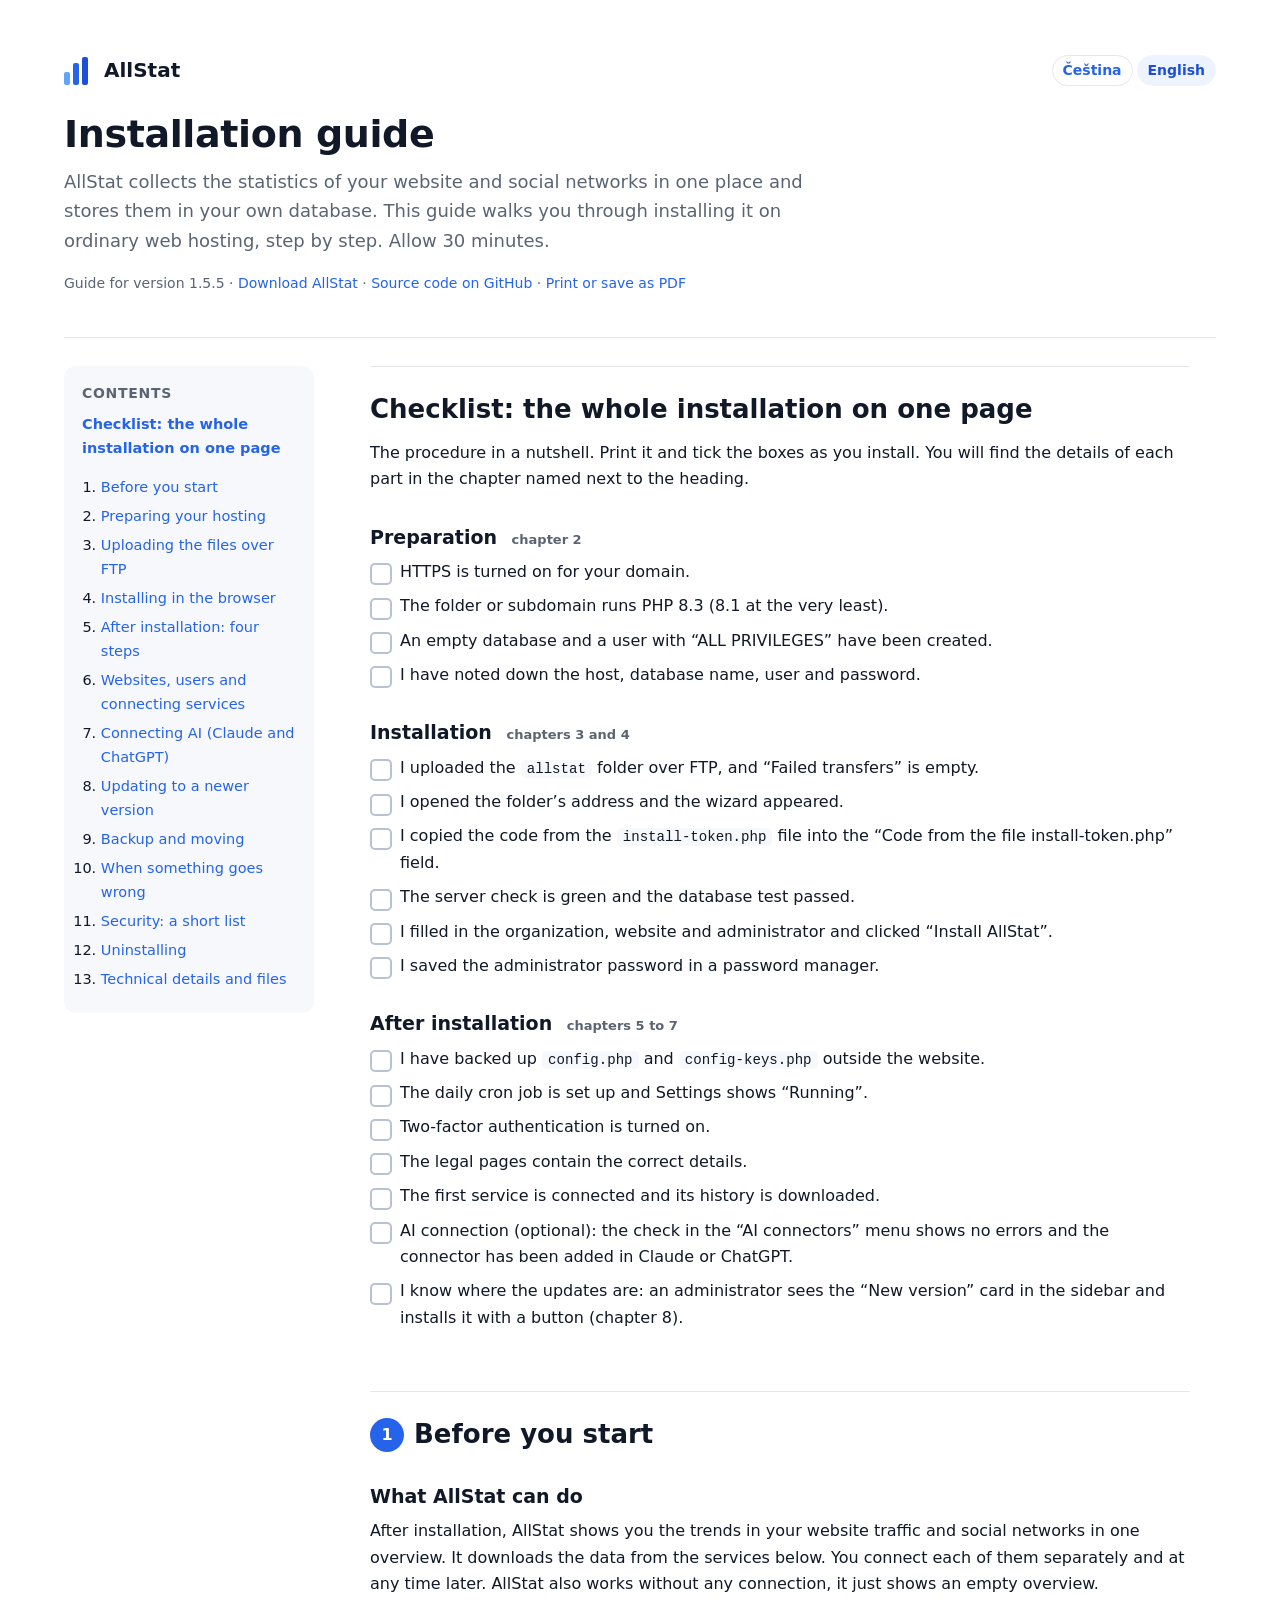
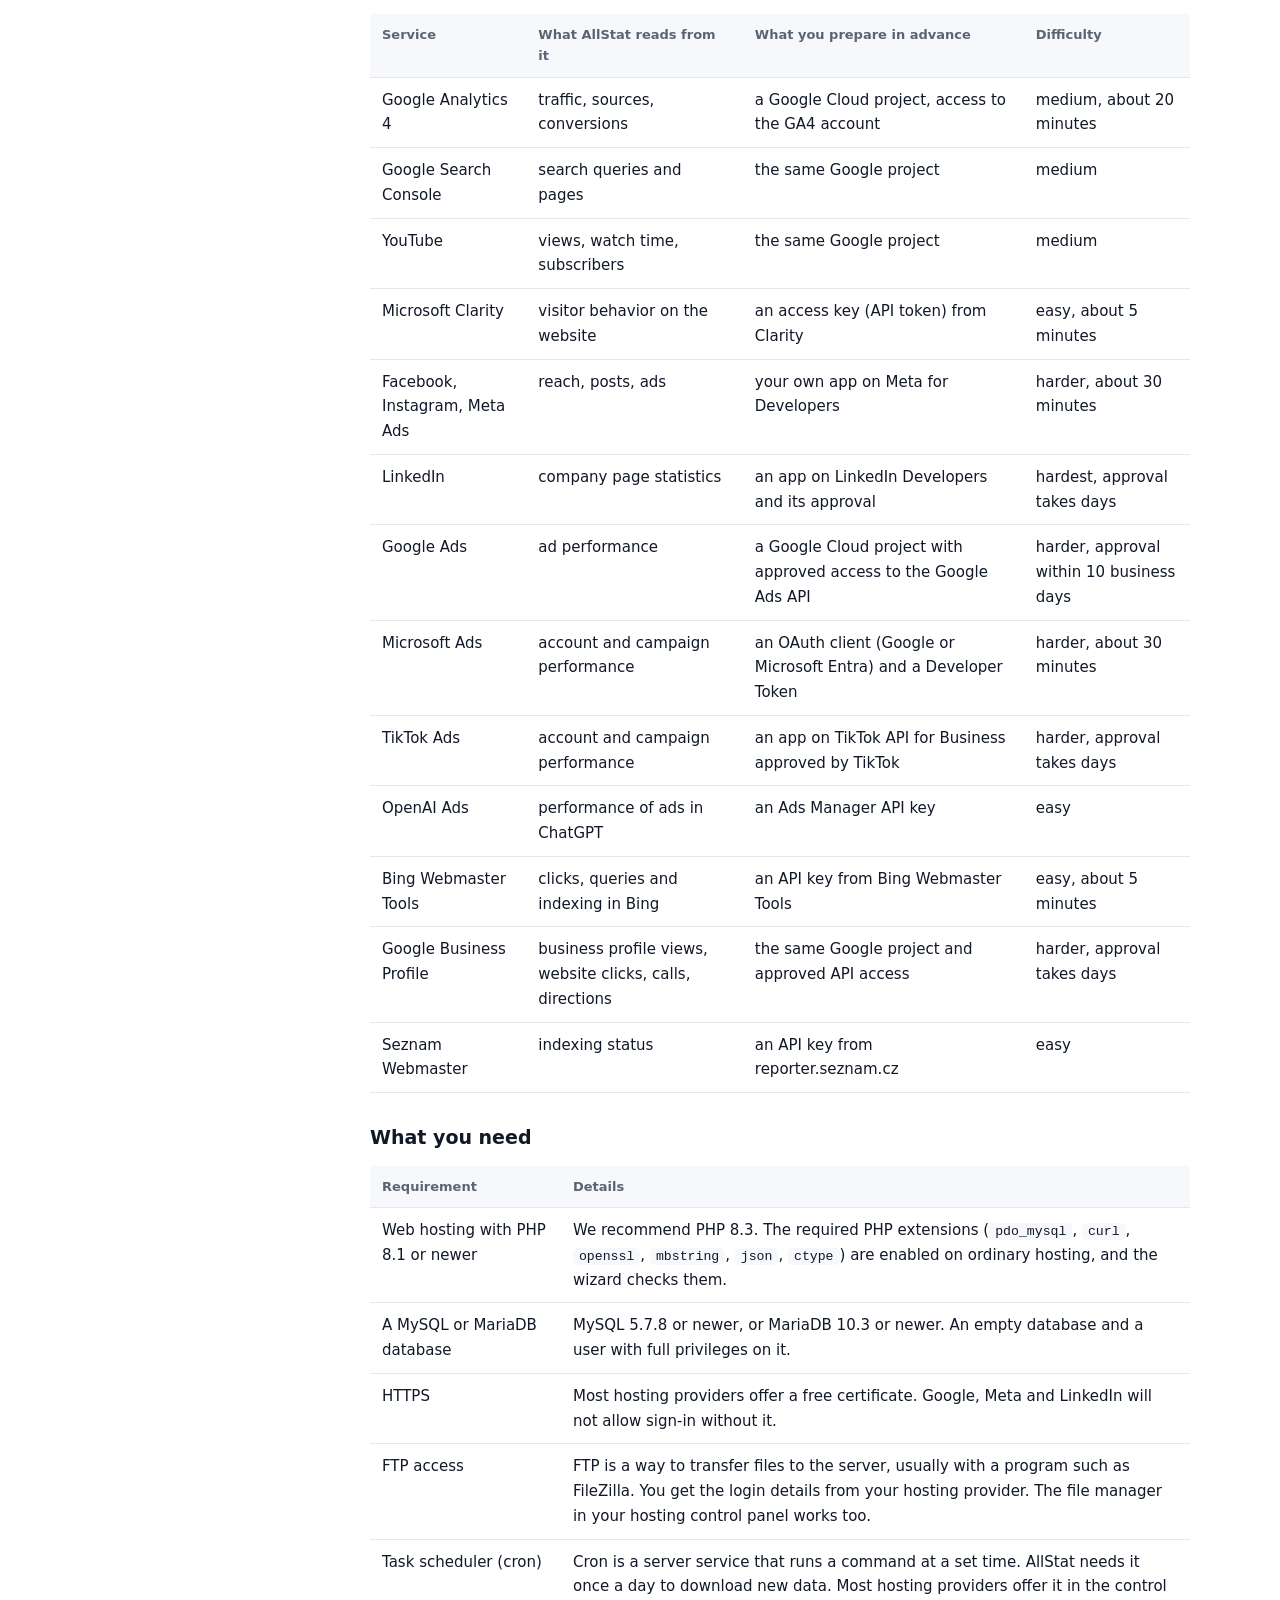
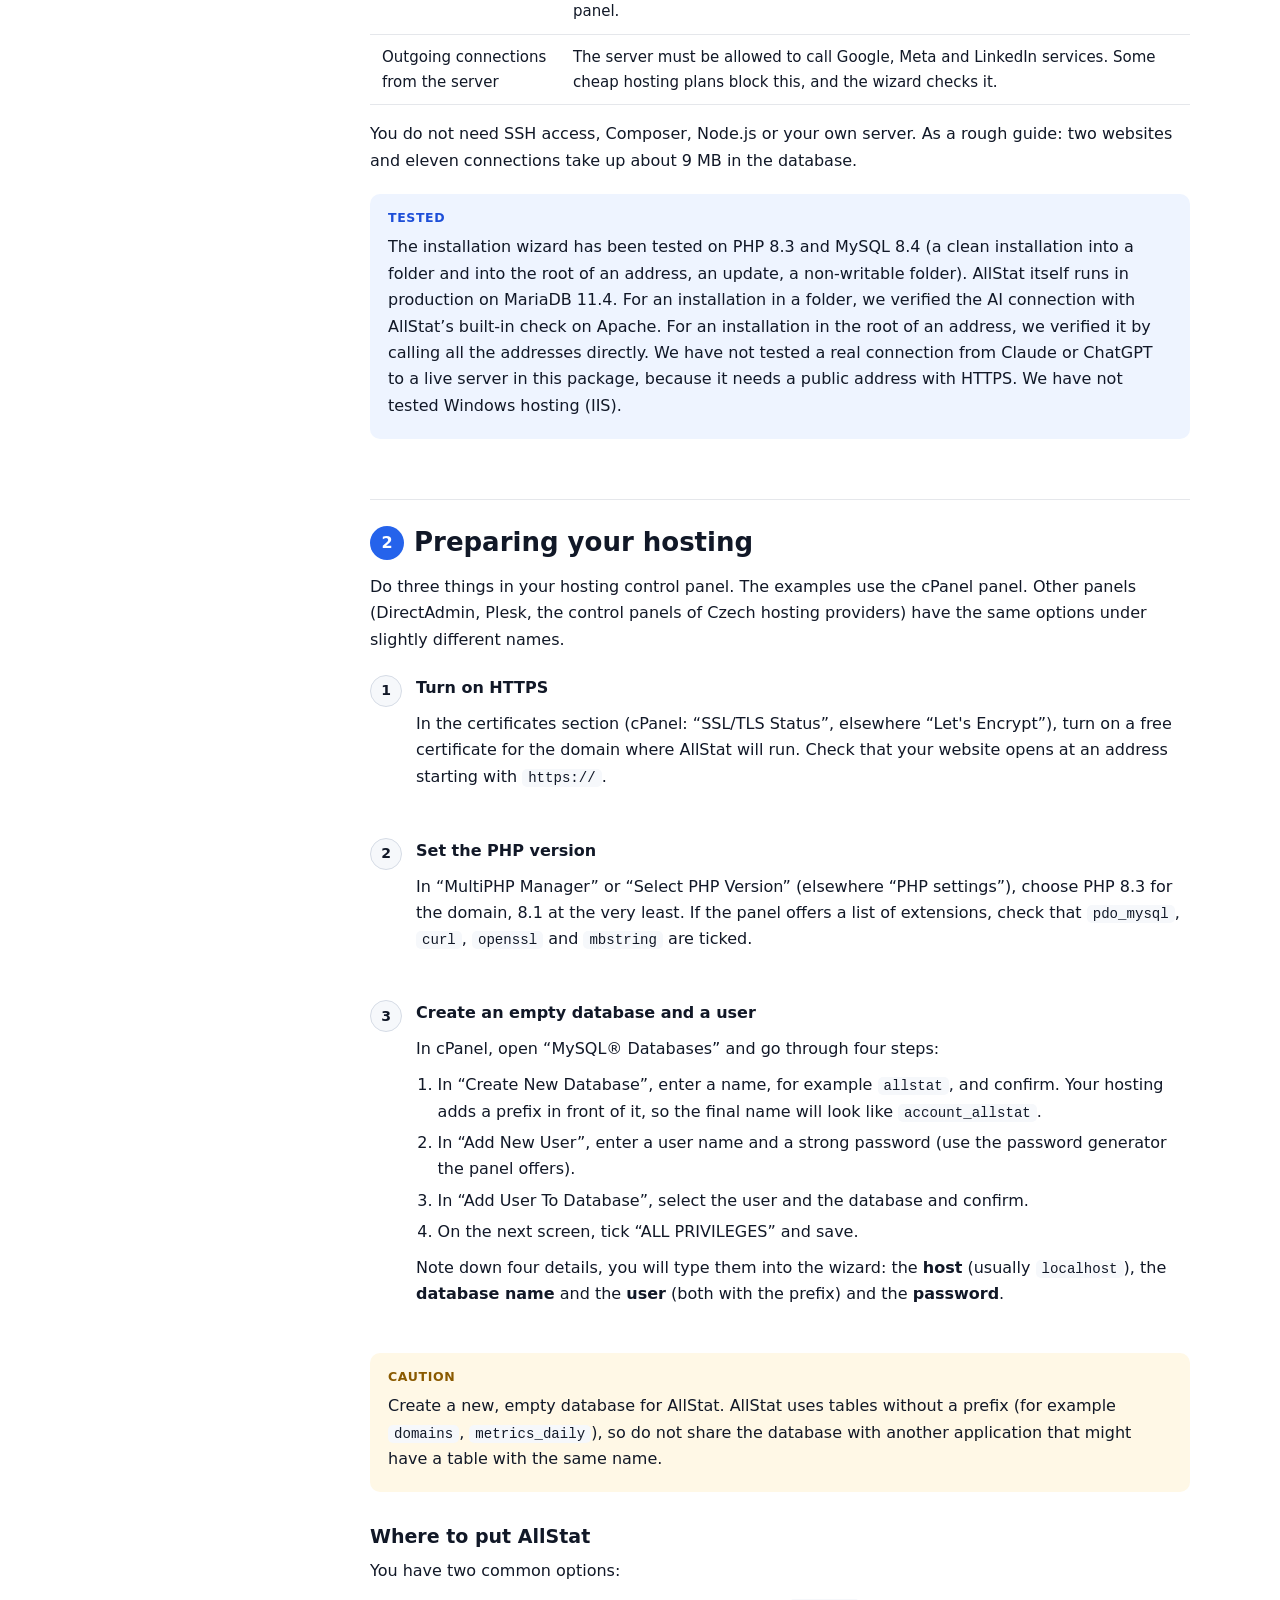
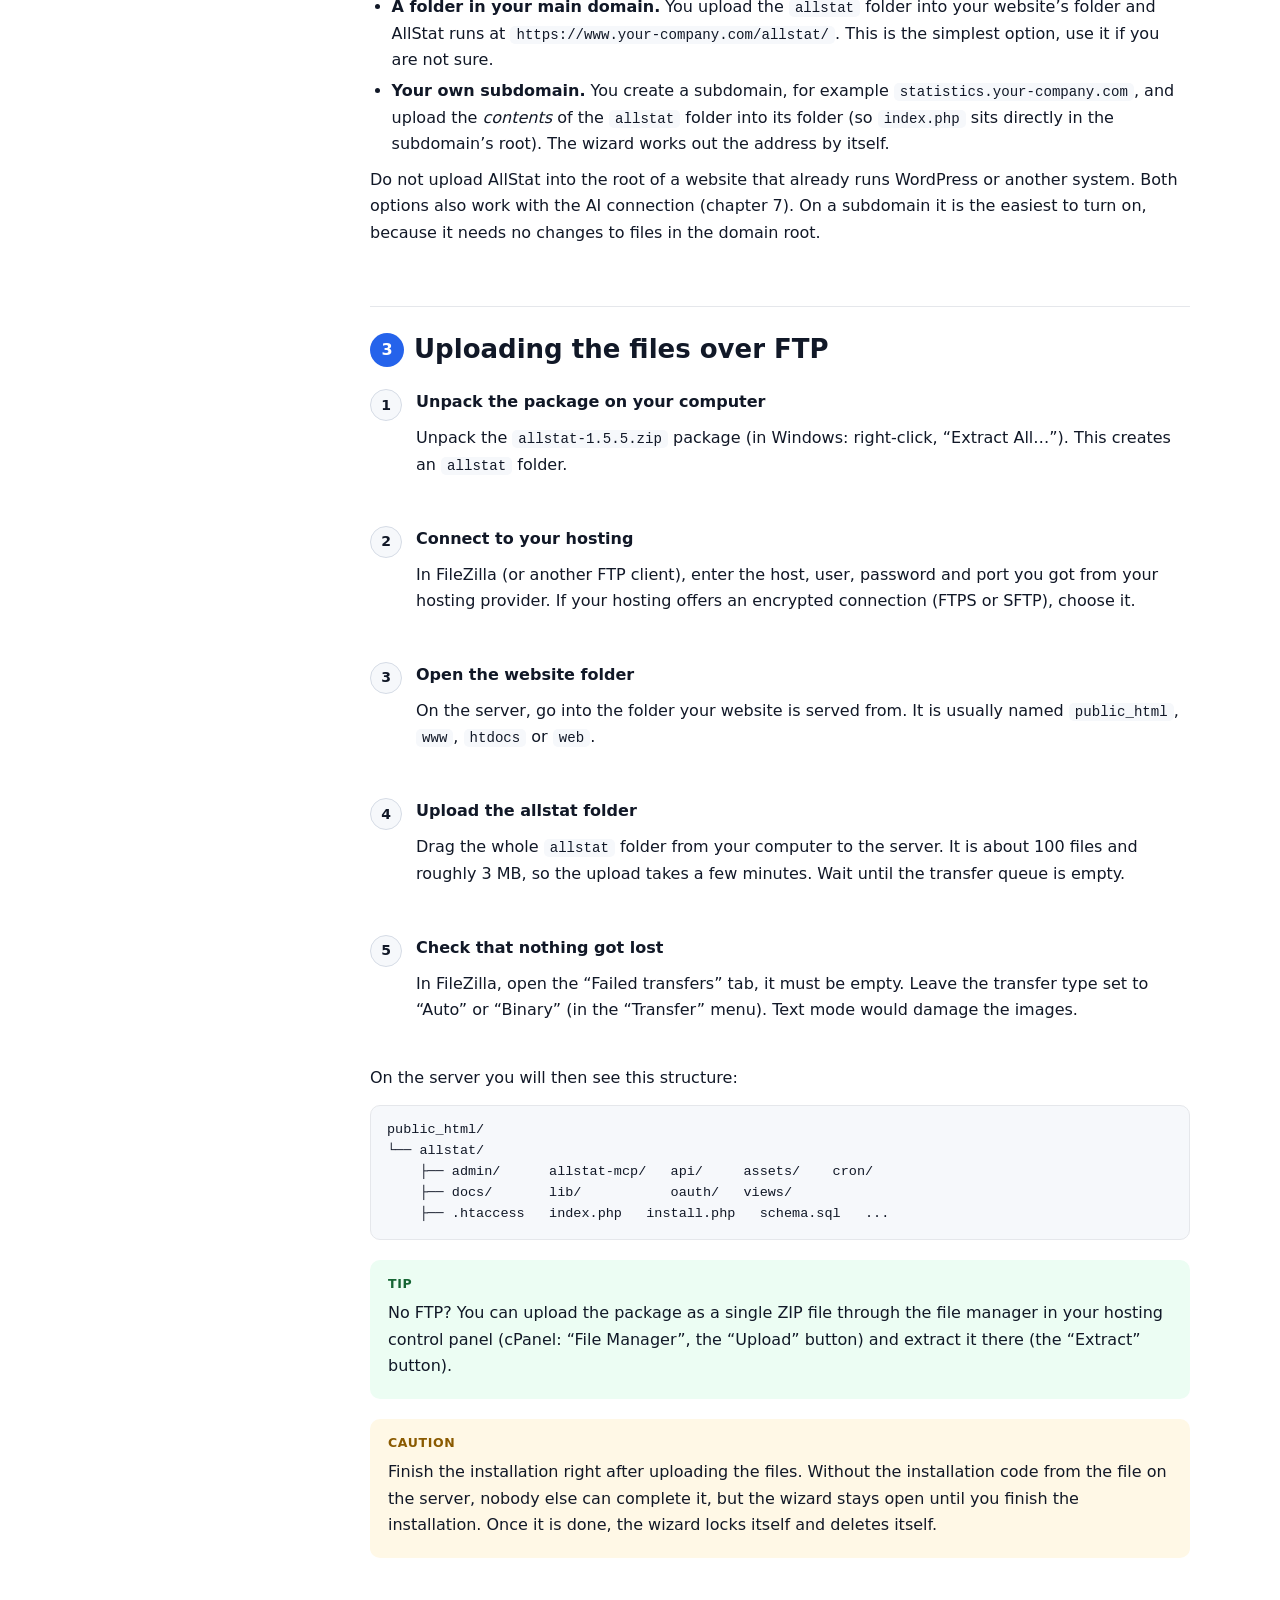
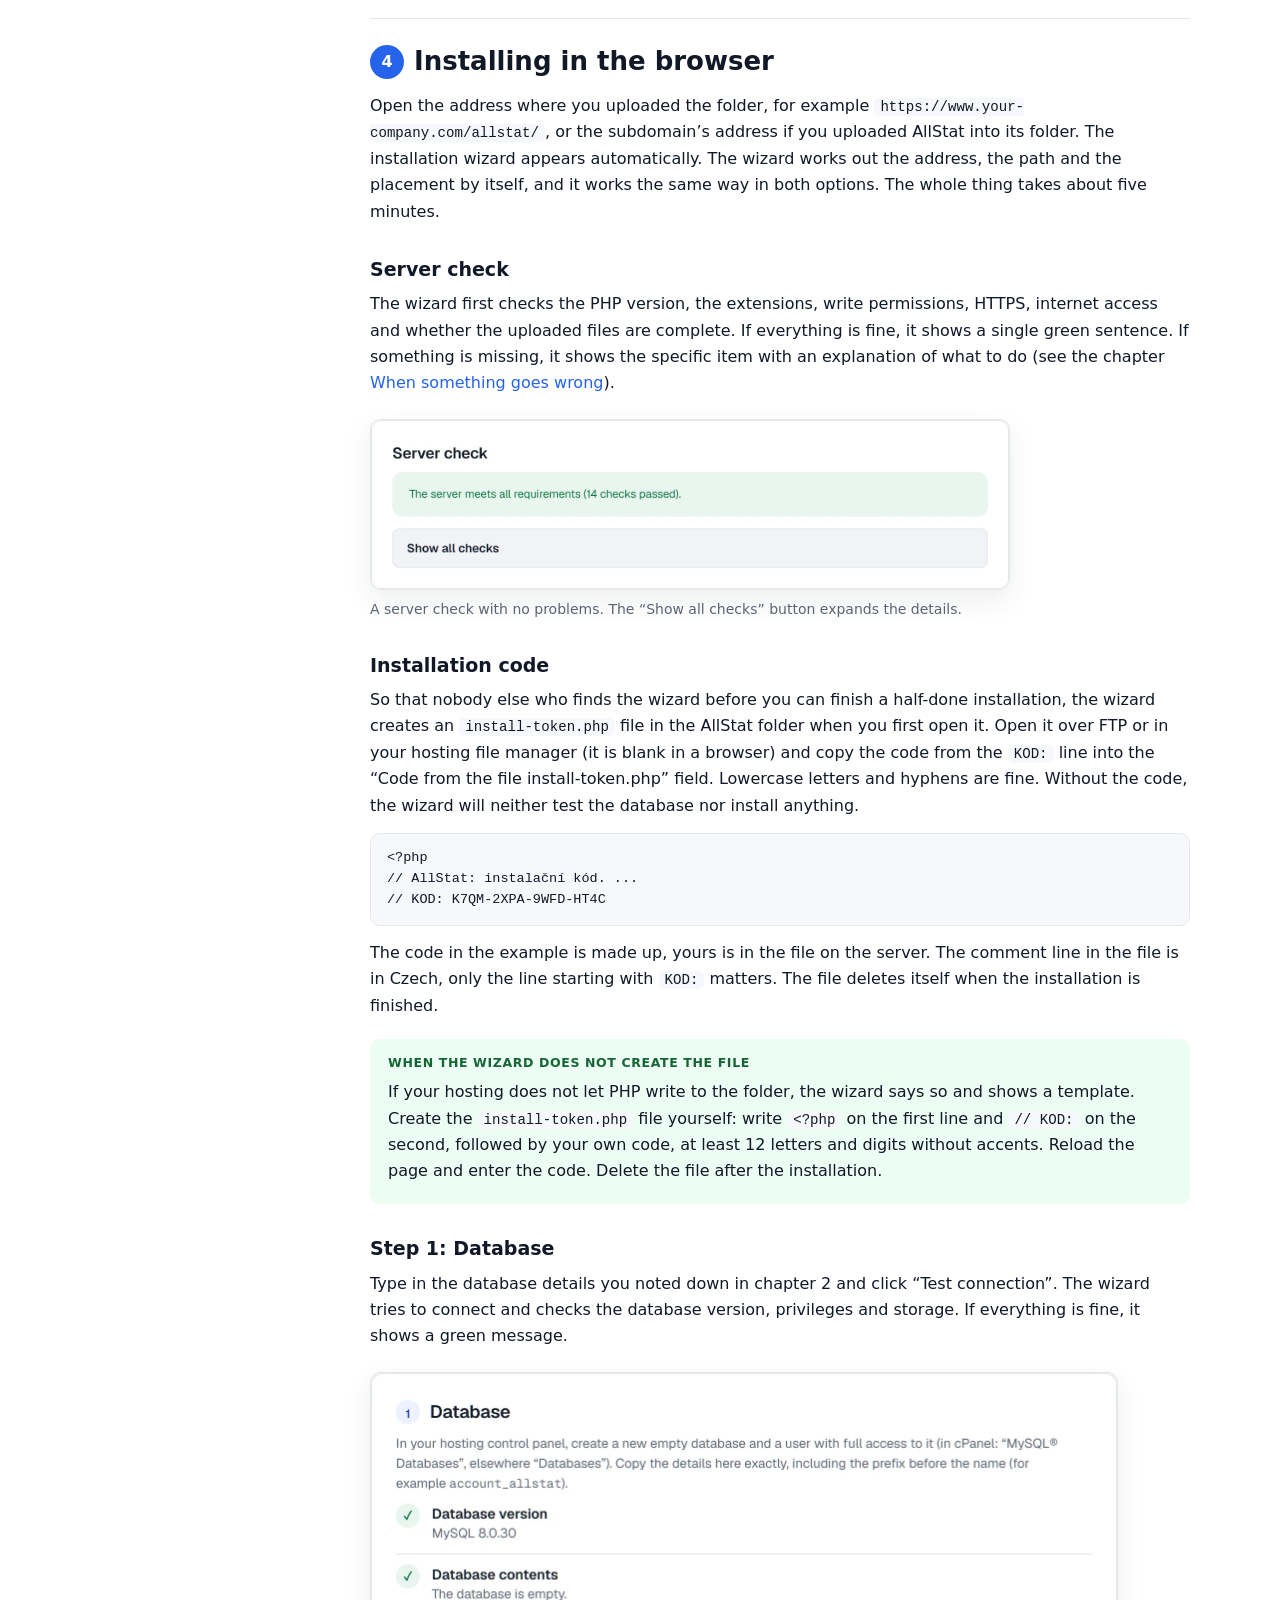
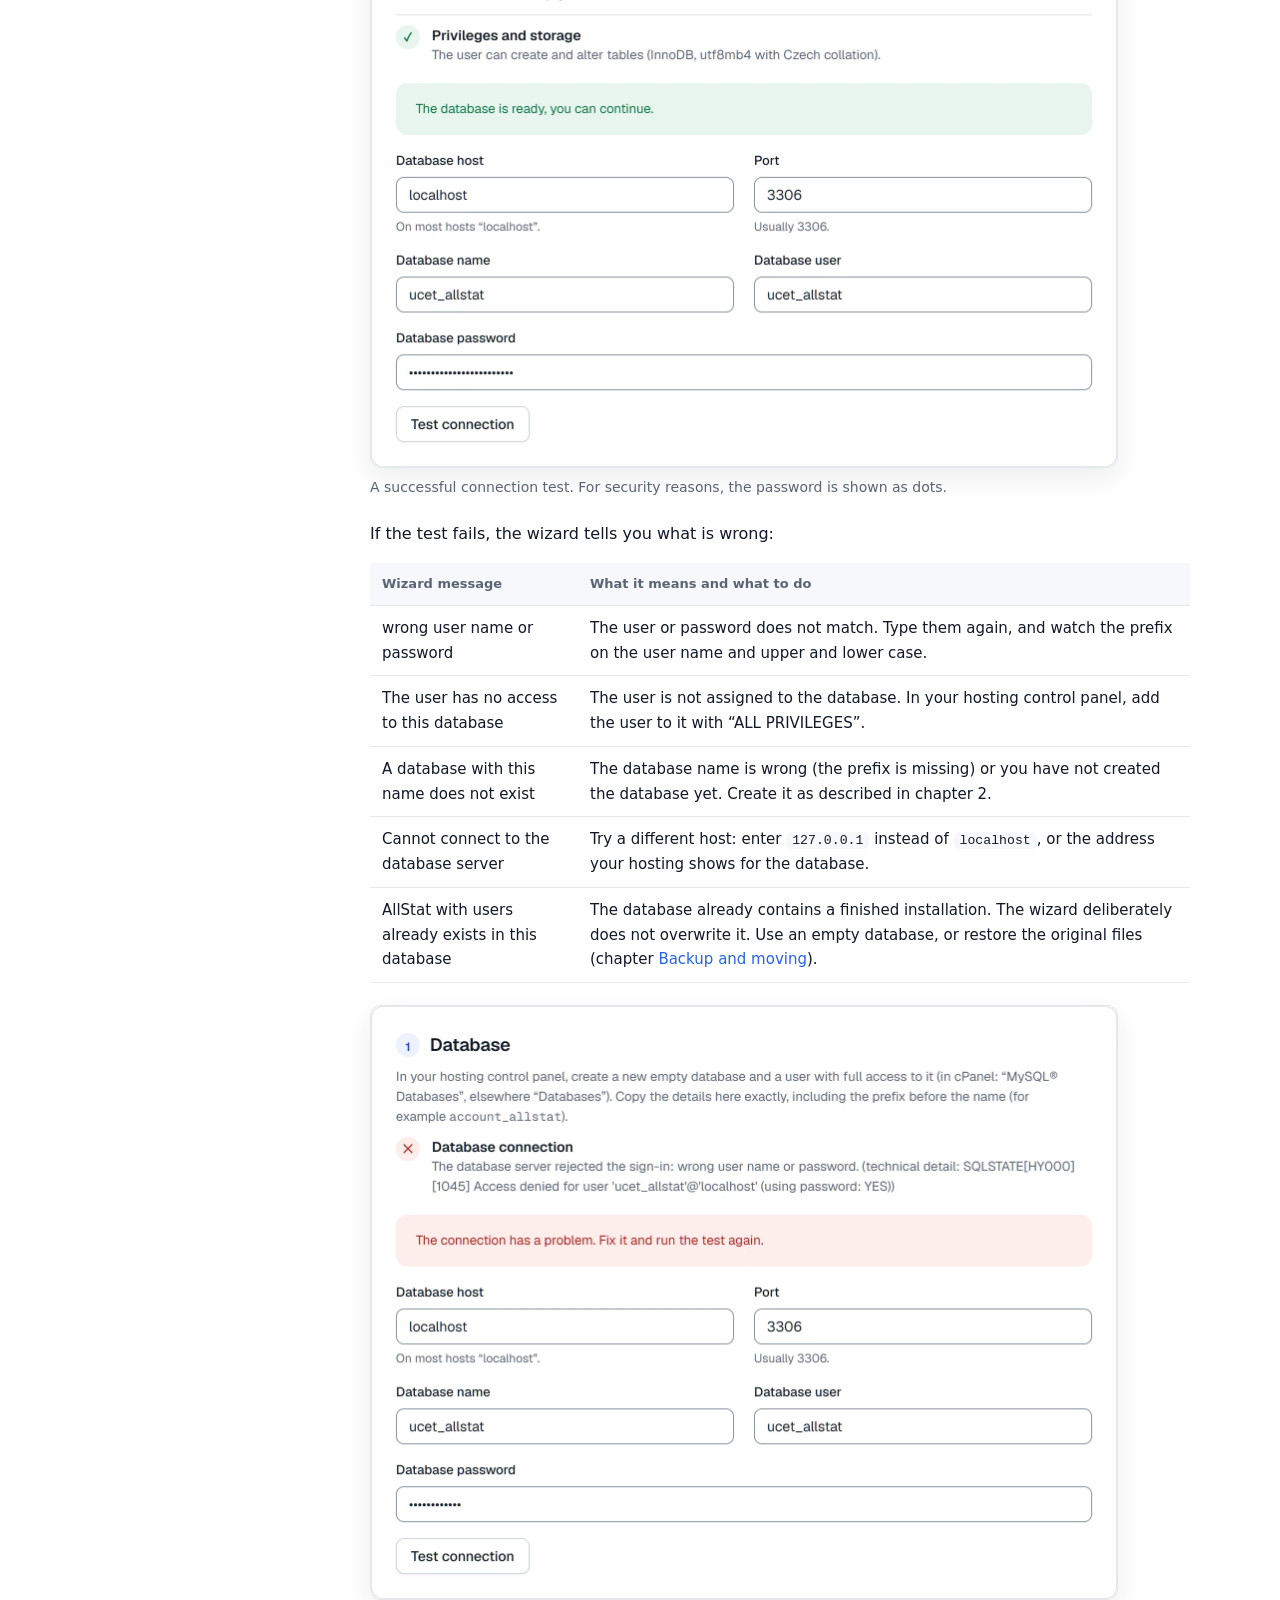
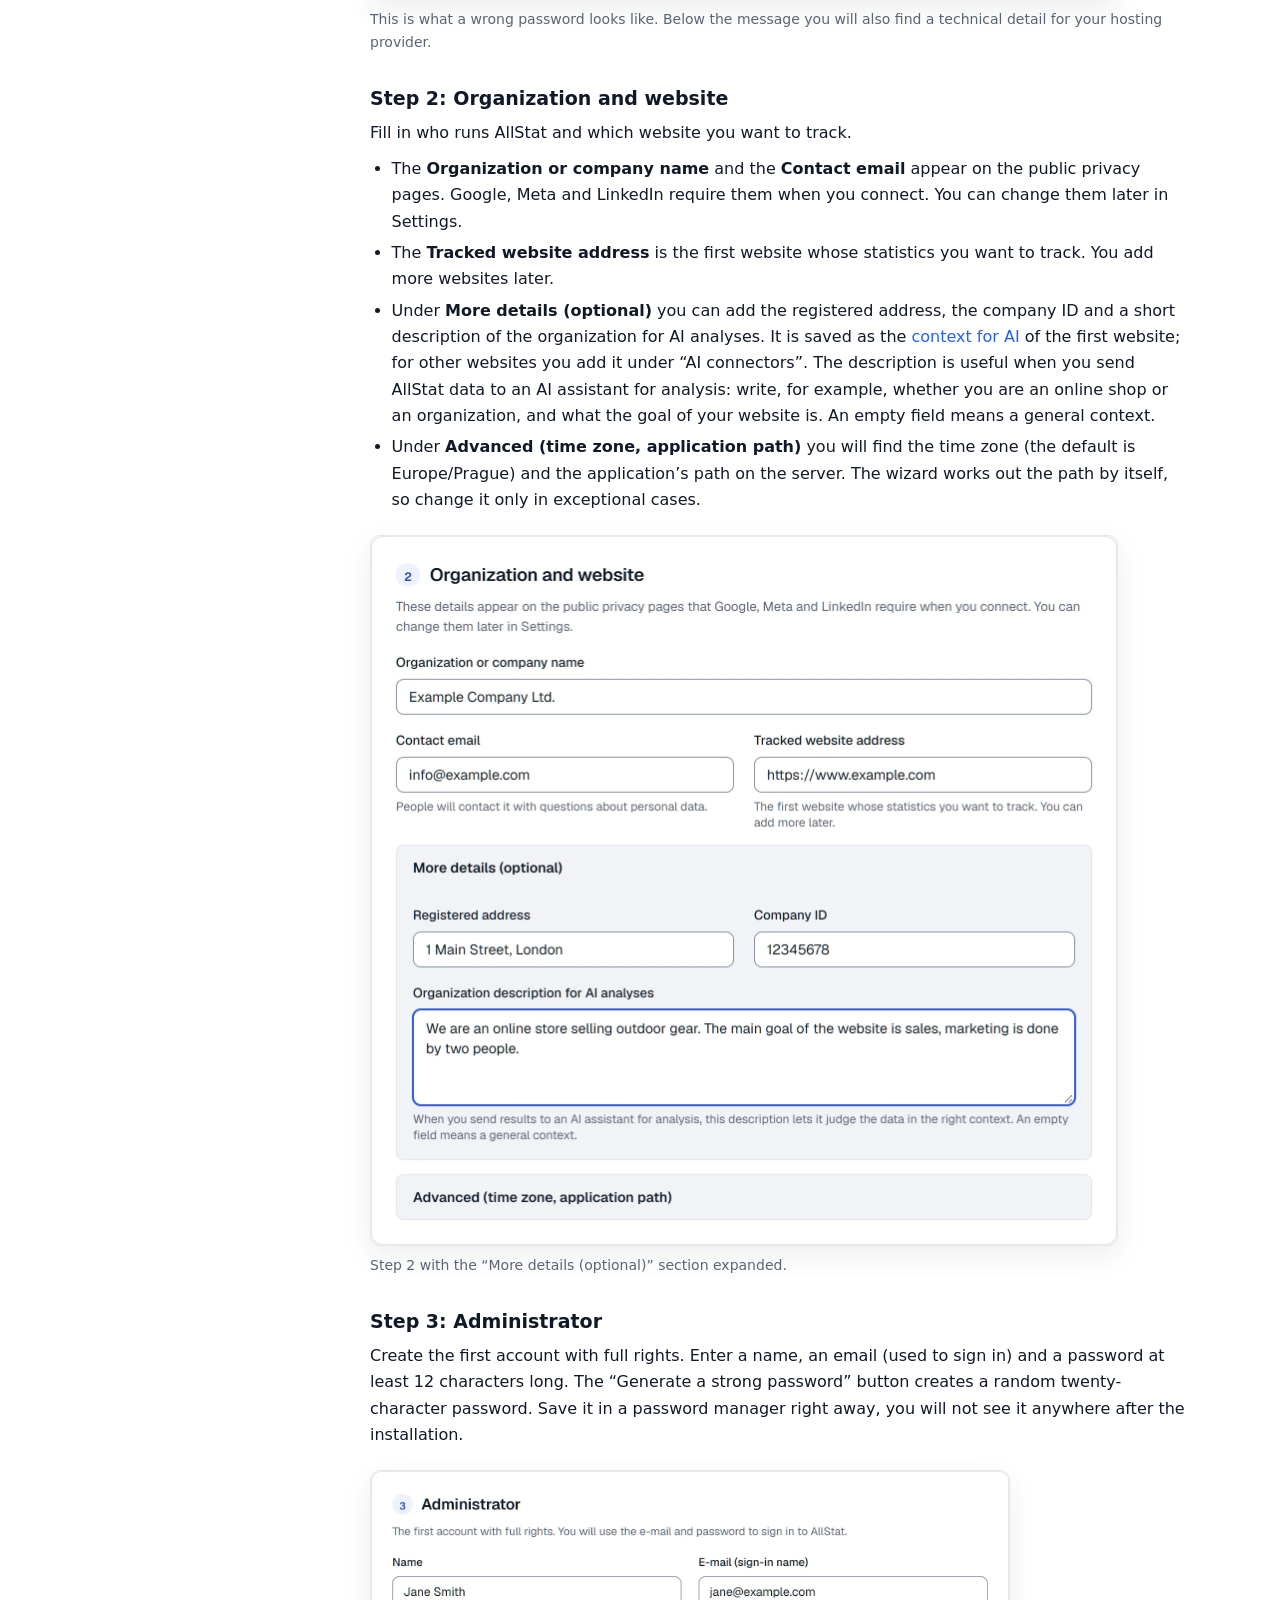
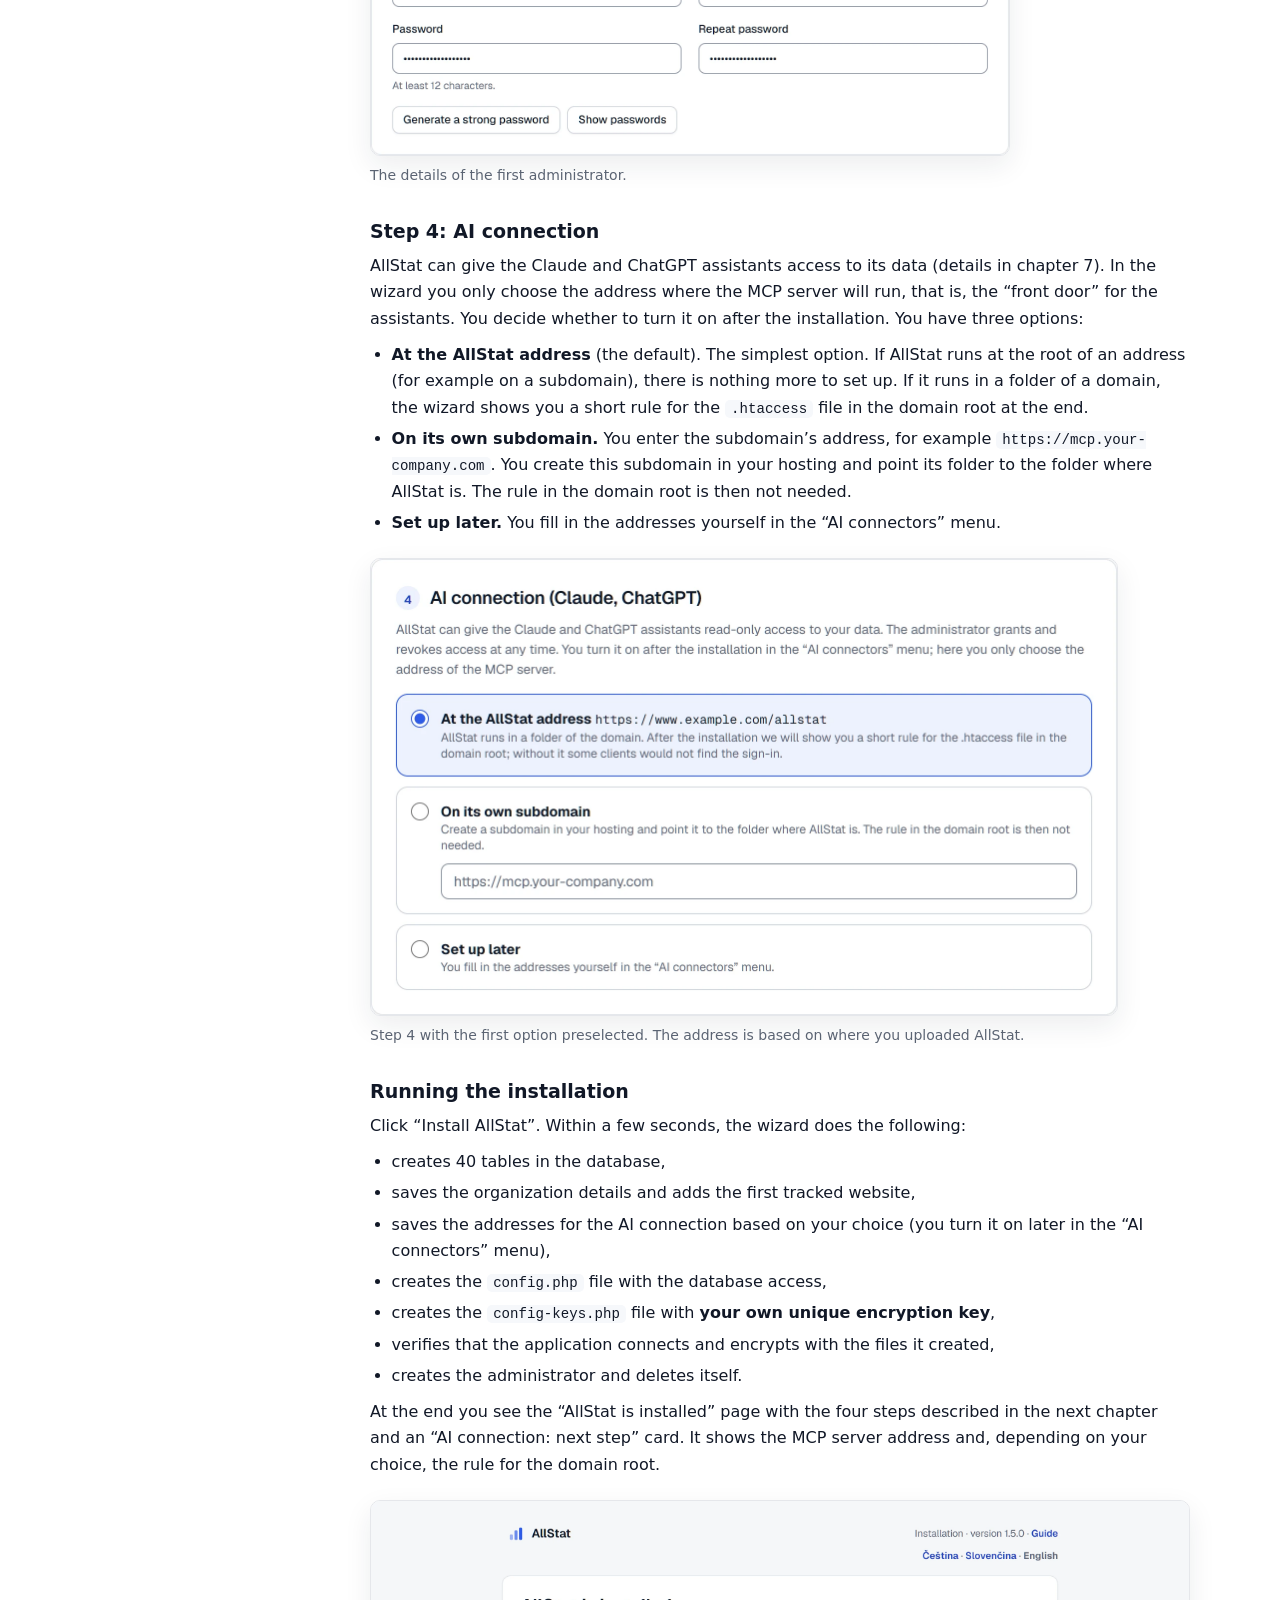
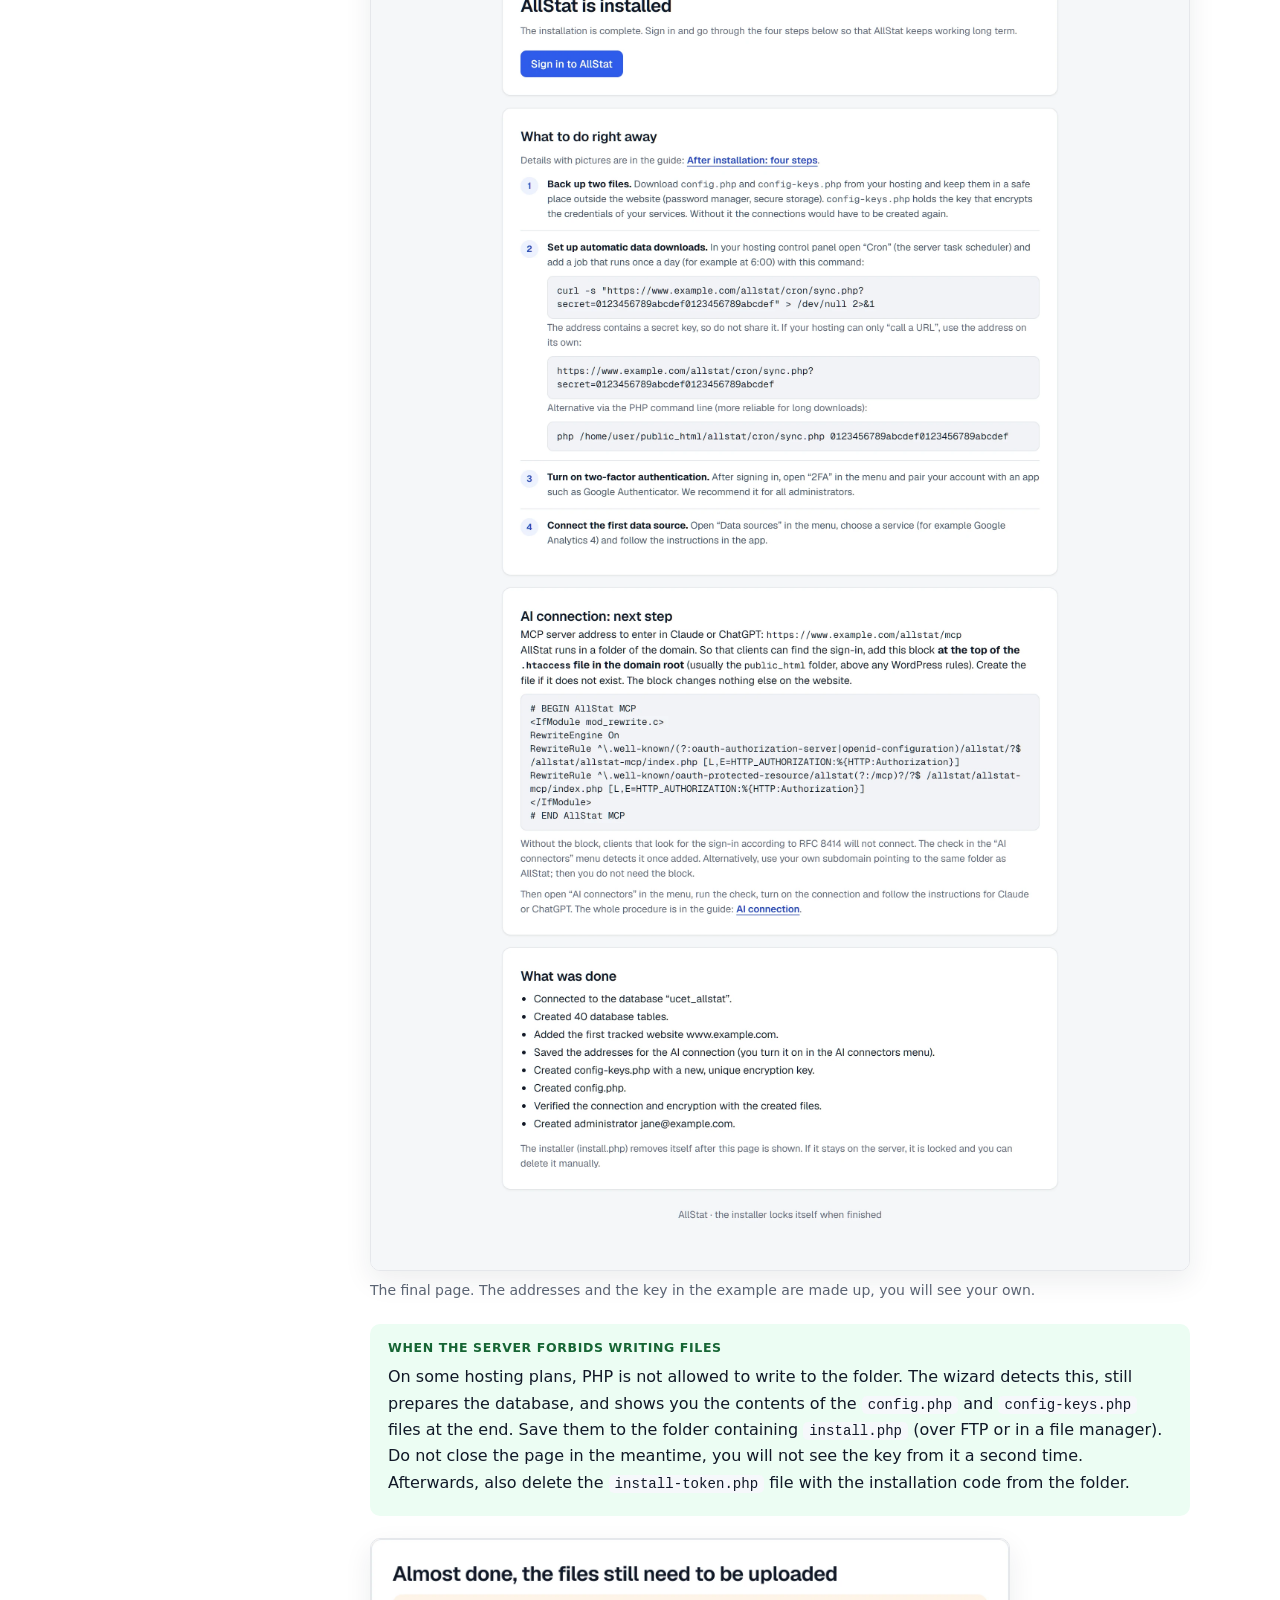
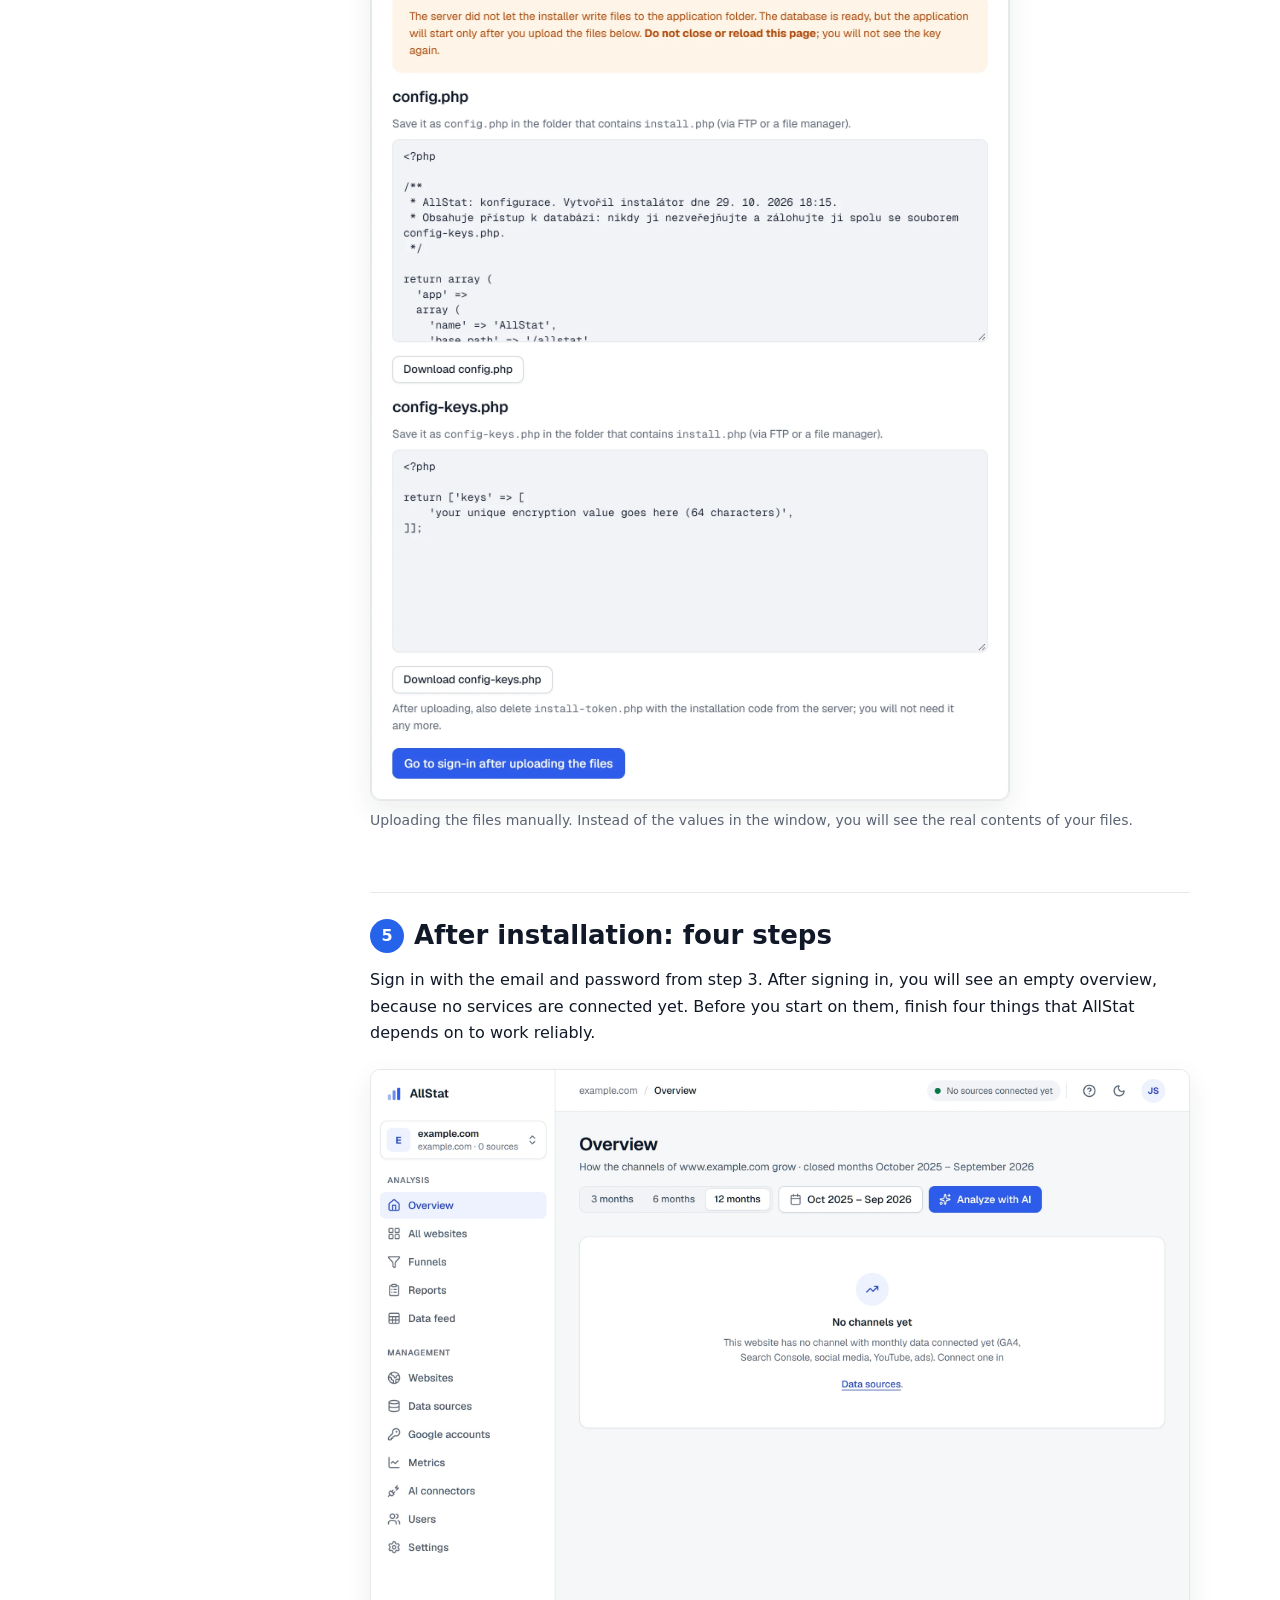
<file: en/index.html>
<!doctype html>
<html lang="en">
<head>
<meta charset="utf-8">
<meta name="viewport" content="width=device-width, initial-scale=1">
<title>AllStat – self-hosted dashboard for website and social media stats | Installation guide</title>
<meta name="description" content="AllStat is a self-hosted dashboard for website and social media statistics (GA4, Search Console, Meta, LinkedIn, YouTube) in your own database. Step-by-step install guide.">
<link rel="canonical" href="https://ffscz.github.io/AllStat/en/">
<link rel="alternate" hreflang="cs" href="https://ffscz.github.io/AllStat/">
<link rel="alternate" hreflang="en" href="https://ffscz.github.io/AllStat/en/">
<link rel="alternate" hreflang="x-default" href="https://ffscz.github.io/AllStat/en/">
<meta property="og:title" content="AllStat – self-hosted dashboard for website and social media stats">
<meta property="og:description" content="Installing on web hosting, connecting services, connecting AI and updating, step by step.">
<meta property="og:type" content="website">
<meta property="og:url" content="https://ffscz.github.io/AllStat/en/">
<meta property="og:site_name" content="AllStat">
<meta property="og:locale" content="en_US">
<meta property="og:image" content="https://ffscz.github.io/AllStat/en/og.png">
<meta property="og:image:width" content="1280">
<meta property="og:image:height" content="640">
<meta property="og:image:alt" content="AllStat: website and social media statistics in one place, in your own database">
<meta name="twitter:card" content="summary_large_image">
<link rel="icon" href="data:image/svg+xml,%3Csvg xmlns='http://www.w3.org/2000/svg' viewBox='0 0 32 32'%3E%3Crect x='4' y='15' width='7' height='13' rx='2' fill='%2360a5fa'/%3E%3Crect x='13' y='8' width='7' height='20' rx='2' fill='%232563eb'/%3E%3Crect x='22' y='3' width='7' height='25' rx='2' fill='%231d4ed8'/%3E%3C/svg%3E">
<style>
:root{color-scheme:light;--text:#111827;--muted:#5b6473;--line:#e5e7eb;--soft:#f6f8fb;--blue:#2563eb;--blue-d:#1d4ed8;--blue-soft:#eef4ff;--ok:#166534;--ok-bg:#ecfdf3;--warn:#8a5a00;--warn-bg:#fff8e6;--err:#b42318;--err-bg:#fef3f2}
*{box-sizing:border-box}
html{-webkit-text-size-adjust:100%}
body{margin:0;background:#fff;color:var(--text);font:16px/1.65 "Segoe UI",system-ui,-apple-system,Roboto,Arial,sans-serif}
.page{max-width:840px;margin:0 auto;padding:36px 24px 90px}
a{color:var(--blue);text-decoration:none}a:hover{text-decoration:underline}
.cover{padding:18px 0 34px;border-bottom:1px solid var(--line);margin-bottom:28px}
.lang{margin-left:auto;display:flex;gap:4px;font-size:14px;font-weight:600}.lang a,.lang span{padding:3px 10px;border:1px solid var(--line);border-radius:999px}.lang span{background:var(--blue-soft);border-color:var(--blue-soft);color:var(--blue-d)}.lang a:hover{text-decoration:none;border-color:var(--blue)}
.brand{display:flex;align-items:center;gap:12px;font-weight:700;font-size:20px}
.bars{display:inline-flex;align-items:flex-end;gap:3px;width:28px;height:28px}
.bars i{display:block;width:6px;border-radius:2px;background:#2563eb}.bars i:nth-child(1){height:13px;background:#60a5fa}.bars i:nth-child(2){height:22px}.bars i:nth-child(3){height:28px;background:#1d4ed8}
h1{font-size:38px;line-height:1.15;margin:26px 0 10px;letter-spacing:-.01em}
.lead{font-size:18px;color:var(--muted);max-width:44em;margin:0}
.meta{margin-top:16px;color:var(--muted);font-size:14px}
h2{font-size:26px;line-height:1.25;margin:60px 0 14px;padding-top:26px;border-top:1px solid var(--line);scroll-margin-top:16px}
h2 .n{display:inline-grid;place-items:center;min-width:34px;height:34px;padding:0 6px;border-radius:17px;background:var(--blue);color:#fff;font-size:16px;font-weight:700;margin-right:10px;vertical-align:3px}
h3{font-size:19px;line-height:1.3;margin:32px 0 8px}
h3[id],h4[id]{scroll-margin-top:16px}
h4{font-size:16px;margin:22px 0 4px}
p{margin:.6em 0}
ul,ol{padding-left:1.35em;margin:.6em 0}li{margin:.3em 0}
.toc{background:var(--soft);border-radius:12px;padding:18px 22px;margin:0 0 8px}
.toc h2{all:unset;display:block;font-size:14px;font-weight:700;letter-spacing:.05em;text-transform:uppercase;color:var(--muted);margin-bottom:8px}
.toc-first{margin:0 0 10px;font-weight:600}
.toc ol{columns:2;column-gap:32px;margin:0;padding-left:1.3em}.toc li{break-inside:avoid;margin:.25em 0}
.callout{border-radius:10px;padding:14px 18px;margin:20px 0;break-inside:avoid}
.callout .label{display:block;font-size:12.5px;font-weight:700;letter-spacing:.05em;text-transform:uppercase;margin-bottom:3px}
.callout p{margin:.35em 0}
.tip{background:var(--ok-bg)}.tip .label{color:var(--ok)}
.warn{background:var(--warn-bg)}.warn .label{color:var(--warn)}
.info{background:var(--blue-soft)}.info .label{color:var(--blue-d)}
.err{background:var(--err-bg)}.err .label{color:var(--err)}
ol.steps{list-style:none;padding:0;margin:16px 0;counter-reset:s}
ol.steps>li{counter-increment:s;position:relative;padding:0 0 16px 46px;margin:0}
ol.steps>li::before{content:counter(s);position:absolute;left:0;top:0;width:30px;height:30px;border-radius:50%;background:var(--soft);border:1px solid #d5dbe5;display:grid;place-items:center;font-weight:700;font-size:14px}
ol.steps>li>p:first-child{margin-top:0}
table{border-collapse:collapse;width:100%;margin:16px 0;font-size:15px;break-inside:auto}
th,td{padding:10px 12px;text-align:left;vertical-align:top;border-bottom:1px solid var(--line)}
th{background:var(--soft);color:var(--muted);font-size:13px;font-weight:700}
tr{break-inside:avoid}
figure{margin:22px 0;break-inside:avoid}
figure img{display:block;max-width:100%;height:auto;border:1px solid var(--line);border-radius:10px;box-shadow:0 10px 28px rgba(31,41,55,.08)}
figure.narrow img{max-width:min(640px,100%)}
figcaption{font-size:14px;color:var(--muted);margin-top:8px}
code{font-family:ui-monospace,SFMono-Regular,Menlo,Consolas,monospace;font-size:.88em;background:var(--soft);padding:1px 6px;border-radius:5px;word-break:break-word}
pre{background:var(--soft);border:1px solid var(--line);border-radius:10px;padding:14px 16px;overflow:auto;font-size:13.5px;line-height:1.55;margin:14px 0;break-inside:avoid}
pre code{background:none;padding:0;font-size:inherit}
.faq h3{margin-top:26px}
.faq h3+p{margin-top:.2em}
.small{font-size:14px;color:var(--muted)}
.check li{list-style:none;position:relative;padding-left:30px;margin:.5em 0}
.check{padding-left:0}
.check li::before{content:"";position:absolute;left:0;top:.28em;width:18px;height:18px;border:2px solid #b8c2d2;border-radius:5px;background:#fff}
.karta h3 .ref{font-size:13px;font-weight:600;color:var(--muted);margin-left:8px;white-space:nowrap}
figure a.zoom{display:block;cursor:zoom-in}
.print-btn{font:inherit;color:var(--blue);background:none;border:0;padding:0;cursor:pointer}.print-btn:hover{text-decoration:underline}
.toc a[aria-current]{color:var(--blue-d);font-weight:700}
@media (min-width:1200px){
  .page{max-width:1200px;display:grid;grid-template-columns:250px minmax(0,1fr);column-gap:56px;align-items:start}
  .cover,footer{grid-column:1/-1}
  .toc{grid-column:1;position:sticky;top:20px;max-height:calc(100vh - 40px);overflow:auto;margin:0;padding:16px 18px;font-size:14.5px}
  .toc ol{columns:1}.toc li{margin:.35em 0}
  main.content{grid-column:2;max-width:820px;min-width:0}
  main.content>.karta>h2:first-child,main.content>h2:first-child{margin-top:0}
}
footer{margin-top:64px;padding-top:16px;border-top:1px solid var(--line);color:var(--muted);font-size:13px}
@media (max-width:640px){h1{font-size:30px}.toc ol{columns:1}h2{font-size:22px}table{display:block;overflow-x:auto;-webkit-overflow-scrolling:touch}}
@media print{
  @page{size:A4;margin:16mm 15mm 18mm}
  html{font-size:13.2px}body{font-size:13.2px;line-height:1.55}
  .page{max-width:none;padding:0}
  h2{break-after:avoid;margin-top:34px;padding-top:16px}h2.pb{break-before:page;margin-top:0;border-top:0;padding-top:0}
  h3,h4{break-after:avoid}
  a{color:var(--text)}
  .cover{padding-top:0}
  figure img{box-shadow:none}
  pre{white-space:pre-wrap;overflow-wrap:anywhere;overflow:visible}
  .toc{break-inside:avoid}
  .page{display:block}.toc{position:static;max-height:none;overflow:visible}.no-print{display:none}.meta a::after{content:" (" attr(href) ")"}
  .karta{break-before:page;break-after:page}.karta h2{margin-top:0;border-top:0;padding-top:0}
  .karta h3 .ref{color:var(--muted)}
  footer{margin-top:30px}
}
</style>
</head>
<body>
<div class="page">

<header class="cover">
  <div class="brand"><span class="bars" aria-hidden="true"><i></i><i></i><i></i></span> AllStat<nav class="lang no-print" aria-label="Language"><a href="../" hreflang="cs" lang="cs">Čeština</a><span aria-current="page" lang="en">English</span></nav></div>
  <h1>Installation guide</h1>
  <p class="lead">AllStat collects the statistics of your website and social networks in one place and stores them in your own database. This guide walks you through installing it on ordinary web hosting, step by step. Allow 30 minutes.</p>
  <p class="meta">Guide for version 1.5.5 · <a href="https://github.com/ffscz/AllStat/releases/latest">Download AllStat</a> · <a href="https://github.com/ffscz/AllStat">Source code on GitHub</a><span class="no-print"> · <button type="button" class="print-btn" data-print>Print or save as PDF</button></span></p>
</header>

<nav class="toc" aria-label="Contents">
  <h2>Contents</h2>
  <p class="toc-first"><a href="#karta">Checklist: the whole installation on one page</a></p>
  <ol>
    <li><a href="#pred-zacatkem">Before you start</a></li>
    <li><a href="#hosting">Preparing your hosting</a></li>
    <li><a href="#ftp">Uploading the files over FTP</a></li>
    <li><a href="#pruvodce">Installing in the browser</a></li>
    <li><a href="#po-instalaci">After installation: four steps</a></li>
    <li><a href="#napojeni">Websites, users and connecting services</a></li>
    <li><a href="#ai">Connecting AI (Claude and ChatGPT)</a></li>
    <li><a href="#aktualizace">Updating to a newer version</a></li>
    <li><a href="#zaloha">Backup and moving</a></li>
    <li><a href="#problemy">When something goes wrong</a></li>
    <li><a href="#bezpecnost">Security: a short list</a></li>
    <li><a href="#odinstalace">Uninstalling</a></li>
    <li><a href="#technicke">Technical details and files</a></li>
  </ol>
</nav>

<main class="content">
<section class="karta" id="karta">
<h2>Checklist: the whole installation on one page</h2>
<p>The procedure in a nutshell. Print it and tick the boxes as you install. You will find the details of each part in the chapter named next to the heading.</p>
<h3>Preparation <a class="ref" href="#hosting">chapter 2</a></h3>
<ul class="check">
  <li>HTTPS is turned on for your domain.</li>
  <li>The folder or subdomain runs PHP 8.3 (8.1 at the very least).</li>
  <li>An empty database and a user with “ALL PRIVILEGES” have been created.</li>
  <li>I have noted down the host, database name, user and password.</li>
</ul>
<h3>Installation <a class="ref" href="#ftp">chapters 3 and 4</a></h3>
<ul class="check">
  <li>I uploaded the <code>allstat</code> folder over FTP, and “Failed transfers” is empty.</li>
  <li>I opened the folder’s address and the wizard appeared.</li>
  <li>I copied the code from the <code>install-token.php</code> file into the “Code from the file install-token.php” field.</li>
  <li>The server check is green and the database test passed.</li>
  <li>I filled in the organization, website and administrator and clicked “Install AllStat”.</li>
  <li>I saved the administrator password in a password manager.</li>
</ul>
<h3>After installation <a class="ref" href="#po-instalaci">chapters 5 to 7</a></h3>
<ul class="check">
  <li>I have backed up <code>config.php</code> and <code>config-keys.php</code> outside the website.</li>
  <li>The daily cron job is set up and Settings shows “Running”.</li>
  <li>Two-factor authentication is turned on.</li>
  <li>The legal pages contain the correct details.</li>
  <li>The first service is connected and its history is downloaded.</li>
  <li>AI connection (optional): the check in the “AI connectors” menu shows no errors and the connector has been added in Claude or ChatGPT.</li>
  <li>I know where the updates are: an administrator sees the “New version” card in the sidebar and installs it with a button (chapter 8).</li>
</ul>
</section>


<h2 id="pred-zacatkem"><span class="n">1</span>Before you start</h2>

<h3>What AllStat can do</h3>
<p>After installation, AllStat shows you the trends in your website traffic and social networks in one overview. It downloads the data from the services below. You connect each of them separately and at any time later. AllStat also works without any connection, it just shows an empty overview.</p>

<table>
  <thead><tr><th>Service</th><th>What AllStat reads from it</th><th>What you prepare in advance</th><th>Difficulty</th></tr></thead>
  <tbody>
    <tr><td>Google Analytics 4</td><td>traffic, sources, conversions</td><td>a Google Cloud project, access to the GA4 account</td><td>medium, about 20 minutes</td></tr>
    <tr><td>Google Search Console</td><td>search queries and pages</td><td>the same Google project</td><td>medium</td></tr>
    <tr><td>YouTube</td><td>views, watch time, subscribers</td><td>the same Google project</td><td>medium</td></tr>
    <tr><td>Microsoft Clarity</td><td>visitor behavior on the website</td><td>an access key (API token) from Clarity</td><td>easy, about 5 minutes</td></tr>
    <tr><td>Facebook, Instagram, Meta Ads</td><td>reach, posts, ads</td><td>your own app on Meta for Developers</td><td>harder, about 30 minutes</td></tr>
    <tr><td>LinkedIn</td><td>company page statistics</td><td>an app on LinkedIn Developers and its approval</td><td>hardest, approval takes days</td></tr>
    <tr><td>Google Ads</td><td>ad performance</td><td>a Google Cloud project with approved access to the Google Ads API</td><td>harder, approval within 10 business days</td></tr>
    <tr><td>Microsoft Ads</td><td>account and campaign performance</td><td>an OAuth client (Google or Microsoft Entra) and a Developer Token</td><td>harder, about 30 minutes</td></tr>
    <tr><td>TikTok Ads</td><td>account and campaign performance</td><td>an app on TikTok API for Business approved by TikTok</td><td>harder, approval takes days</td></tr>
    <tr><td>OpenAI Ads</td><td>performance of ads in ChatGPT</td><td>an Ads Manager API key</td><td>easy</td></tr>
    <tr><td>Bing Webmaster Tools</td><td>clicks, queries and indexing in Bing</td><td>an API key from Bing Webmaster Tools</td><td>easy, about 5 minutes</td></tr>
    <tr><td>Google Business Profile</td><td>business profile views, website clicks, calls, directions</td><td>the same Google project and approved API access</td><td>harder, approval takes days</td></tr>
    <tr><td>Seznam Webmaster</td><td>indexing status</td><td>an API key from reporter.seznam.cz</td><td>easy</td></tr>
  </tbody>
</table>

<h3>What you need</h3>
<table>
  <thead><tr><th>Requirement</th><th>Details</th></tr></thead>
  <tbody>
    <tr><td>Web hosting with PHP 8.1 or newer</td><td>We recommend PHP 8.3. The required PHP extensions (<code>pdo_mysql</code>, <code>curl</code>, <code>openssl</code>, <code>mbstring</code>, <code>json</code>, <code>ctype</code>) are enabled on ordinary hosting, and the wizard checks them.</td></tr>
    <tr><td>A MySQL or MariaDB database</td><td>MySQL 5.7.8 or newer, or MariaDB 10.3 or newer. An empty database and a user with full privileges on it.</td></tr>
    <tr><td>HTTPS</td><td>Most hosting providers offer a free certificate. Google, Meta and LinkedIn will not allow sign-in without it.</td></tr>
    <tr><td>FTP access</td><td>FTP is a way to transfer files to the server, usually with a program such as FileZilla. You get the login details from your hosting provider. The file manager in your hosting control panel works too.</td></tr>
    <tr><td>Task scheduler (cron)</td><td>Cron is a server service that runs a command at a set time. AllStat needs it once a day to download new data. Most hosting providers offer it in the control panel.</td></tr>
    <tr><td>Outgoing connections from the server</td><td>The server must be allowed to call Google, Meta and LinkedIn services. Some cheap hosting plans block this, and the wizard checks it.</td></tr>
  </tbody>
</table>
<p>You do not need SSH access, Composer, Node.js or your own server. As a rough guide: two websites and eleven connections take up about 9 MB in the database.</p>

<div class="info callout"><span class="label">Tested</span>
<p>The installation wizard has been tested on PHP 8.3 and MySQL 8.4 (a clean installation into a folder and into the root of an address, an update, a non-writable folder). AllStat itself runs in production on MariaDB 11.4. For an installation in a folder, we verified the AI connection with AllStat’s built-in check on Apache. For an installation in the root of an address, we verified it by calling all the addresses directly. We have not tested a real connection from Claude or ChatGPT to a live server in this package, because it needs a public address with HTTPS. We have not tested Windows hosting (IIS).</p></div>


<h2 id="hosting"><span class="n">2</span>Preparing your hosting</h2>
<p>Do three things in your hosting control panel. The examples use the cPanel panel. Other panels (DirectAdmin, Plesk, the control panels of Czech hosting providers) have the same options under slightly different names.</p>

<ol class="steps">
  <li><h4>Turn on HTTPS</h4>
    <p>In the certificates section (cPanel: “SSL/TLS Status”, elsewhere “Let's Encrypt”), turn on a free certificate for the domain where AllStat will run. Check that your website opens at an address starting with <code>https://</code>.</p></li>
  <li><h4>Set the PHP version</h4>
    <p>In “MultiPHP Manager” or “Select PHP Version” (elsewhere “PHP settings”), choose PHP 8.3 for the domain, 8.1 at the very least. If the panel offers a list of extensions, check that <code>pdo_mysql</code>, <code>curl</code>, <code>openssl</code> and <code>mbstring</code> are ticked.</p></li>
  <li><h4>Create an empty database and a user</h4>
    <p>In cPanel, open “MySQL® Databases” and go through four steps:</p>
    <ol>
      <li>In “Create New Database”, enter a name, for example <code>allstat</code>, and confirm. Your hosting adds a prefix in front of it, so the final name will look like <code>account_allstat</code>.</li>
      <li>In “Add New User”, enter a user name and a strong password (use the password generator the panel offers).</li>
      <li>In “Add User To Database”, select the user and the database and confirm.</li>
      <li>On the next screen, tick “ALL PRIVILEGES” and save.</li>
    </ol>
    <p>Note down four details, you will type them into the wizard: the <strong>host</strong> (usually <code>localhost</code>), the <strong>database name</strong> and the <strong>user</strong> (both with the prefix) and the <strong>password</strong>.</p></li>
</ol>

<div class="warn callout"><span class="label">Caution</span>
<p>Create a new, empty database for AllStat. AllStat uses tables without a prefix (for example <code>domains</code>, <code>metrics_daily</code>), so do not share the database with another application that might have a table with the same name.</p></div>

<h3>Where to put AllStat</h3>
<p>You have two common options:</p>
<ul>
  <li><strong>A folder in your main domain.</strong> You upload the <code>allstat</code> folder into your website’s folder and AllStat runs at <code>https://www.your-company.com/allstat/</code>. This is the simplest option, use it if you are not sure.</li>
  <li><strong>Your own subdomain.</strong> You create a subdomain, for example <code>statistics.your-company.com</code>, and upload the <em>contents</em> of the <code>allstat</code> folder into its folder (so <code>index.php</code> sits directly in the subdomain’s root). The wizard works out the address by itself.</li>
</ul>
<p>Do not upload AllStat into the root of a website that already runs WordPress or another system. Both options also work with the AI connection (chapter 7). On a subdomain it is the easiest to turn on, because it needs no changes to files in the domain root.</p>


<h2 id="ftp"><span class="n">3</span>Uploading the files over FTP</h2>

<ol class="steps">
  <li><h4>Unpack the package on your computer</h4>
    <p>Unpack the <code>allstat-1.5.5.zip</code> package (in Windows: right-click, “Extract All…”). This creates an <code>allstat</code> folder.</p></li>
  <li><h4>Connect to your hosting</h4>
    <p>In FileZilla (or another FTP client), enter the host, user, password and port you got from your hosting provider. If your hosting offers an encrypted connection (FTPS or SFTP), choose it.</p></li>
  <li><h4>Open the website folder</h4>
    <p>On the server, go into the folder your website is served from. It is usually named <code>public_html</code>, <code>www</code>, <code>htdocs</code> or <code>web</code>.</p></li>
  <li><h4>Upload the allstat folder</h4>
    <p>Drag the whole <code>allstat</code> folder from your computer to the server. It is about 100 files and roughly 3 MB, so the upload takes a few minutes. Wait until the transfer queue is empty.</p></li>
  <li><h4>Check that nothing got lost</h4>
    <p>In FileZilla, open the “Failed transfers” tab, it must be empty. Leave the transfer type set to “Auto” or “Binary” (in the “Transfer” menu). Text mode would damage the images.</p></li>
</ol>

<p>On the server you will then see this structure:</p>
<pre><code>public_html/
└── allstat/
    ├── admin/      allstat-mcp/   api/     assets/    cron/
    ├── docs/       lib/           oauth/   views/
    ├── .htaccess   index.php   install.php   schema.sql   ...</code></pre>

<div class="tip callout"><span class="label">Tip</span>
<p>No FTP? You can upload the package as a single ZIP file through the file manager in your hosting control panel (cPanel: “File Manager”, the “Upload” button) and extract it there (the “Extract” button).</p></div>

<div class="warn callout"><span class="label">Caution</span>
<p>Finish the installation right after uploading the files. Without the installation code from the file on the server, nobody else can complete it, but the wizard stays open until you finish the installation. Once it is done, the wizard locks itself and deletes itself.</p></div>


<h2 id="pruvodce"><span class="n">4</span>Installing in the browser</h2>
<p>Open the address where you uploaded the folder, for example <code>https://www.your-company.com/allstat/</code>, or the subdomain’s address if you uploaded AllStat into its folder. The installation wizard appears automatically. The wizard works out the address, the path and the placement by itself, and it works the same way in both options. The whole thing takes about five minutes.</p>

<h3>Server check</h3>
<p>The wizard first checks the PHP version, the extensions, write permissions, HTTPS, internet access and whether the uploaded files are complete. If everything is fine, it shows a single green sentence. If something is missing, it shows the specific item with an explanation of what to do (see the chapter <a href="#problemy">When something goes wrong</a>).</p>
<figure class="narrow"><a class="zoom" href="img/01-kontrola-serveru.webp" title="Open full size"><img src="img/01-kontrola-serveru.webp" alt="Server check: a green sentence about the requirements being met" width="748" height="198" loading="lazy" decoding="async"></a><figcaption>A server check with no problems. The “Show all checks” button expands the details.</figcaption></figure>

<h3>Installation code</h3>
<p>So that nobody else who finds the wizard before you can finish a half-done installation, the wizard creates an <code>install-token.php</code> file in the AllStat folder when you first open it. Open it over FTP or in your hosting file manager (it is blank in a browser) and copy the code from the <code>KOD:</code> line into the “Code from the file install-token.php” field. Lowercase letters and hyphens are fine. Without the code, the wizard will neither test the database nor install anything.</p>
<pre><code>&lt;?php
// AllStat: instalační kód. ...
// KOD: K7QM-2XPA-9WFD-HT4C</code></pre>
<p>The code in the example is made up, yours is in the file on the server. The comment line in the file is in Czech, only the line starting with <code>KOD:</code> matters. The file deletes itself when the installation is finished.</p>
<div class="tip callout"><span class="label">When the wizard does not create the file</span>
<p>If your hosting does not let PHP write to the folder, the wizard says so and shows a template. Create the <code>install-token.php</code> file yourself: write <code>&lt;?php</code> on the first line and <code>// KOD:</code> on the second, followed by your own code, at least 12 letters and digits without accents. Reload the page and enter the code. Delete the file after the installation.</p></div>

<h3>Step 1: Database</h3>
<p>Type in the database details you noted down in chapter 2 and click “Test connection”. The wizard tries to connect and checks the database version, privileges and storage. If everything is fine, it shows a green message.</p>
<figure><a class="zoom" href="img/02b-databaze-ok.webp" title="Open full size"><img src="img/02b-databaze-ok.webp" alt="Step 1, database: a successful connection test" width="748" height="696" loading="lazy" decoding="async"></a><figcaption>A successful connection test. For security reasons, the password is shown as dots.</figcaption></figure>

<p>If the test fails, the wizard tells you what is wrong:</p>
<table>
  <thead><tr><th>Wizard message</th><th>What it means and what to do</th></tr></thead>
  <tbody>
    <tr><td>wrong user name or password</td><td>The user or password does not match. Type them again, and watch the prefix on the user name and upper and lower case.</td></tr>
    <tr><td>The user has no access to this database</td><td>The user is not assigned to the database. In your hosting control panel, add the user to it with “ALL PRIVILEGES”.</td></tr>
    <tr><td>A database with this name does not exist</td><td>The database name is wrong (the prefix is missing) or you have not created the database yet. Create it as described in chapter 2.</td></tr>
    <tr><td>Cannot connect to the database server</td><td>Try a different host: enter <code>127.0.0.1</code> instead of <code>localhost</code>, or the address your hosting shows for the database.</td></tr>
    <tr><td>AllStat with users already exists in this database</td><td>The database already contains a finished installation. The wizard deliberately does not overwrite it. Use an empty database, or restore the original files (chapter <a href="#zaloha">Backup and moving</a>).</td></tr>
  </tbody>
</table>
<figure><a class="zoom" href="img/02a-databaze-chyba.webp" title="Open full size"><img src="img/02a-databaze-chyba.webp" alt="Step 1, database: a wrong password" width="748" height="594" loading="lazy" decoding="async"></a><figcaption>This is what a wrong password looks like. Below the message you will also find a technical detail for your hosting provider.</figcaption></figure>

<h3>Step 2: Organization and website</h3>
<p>Fill in who runs AllStat and which website you want to track.</p>
<ul>
  <li>The <strong>Organization or company name</strong> and the <strong>Contact email</strong> appear on the public privacy pages. Google, Meta and LinkedIn require them when you connect. You can change them later in Settings.</li>
  <li>The <strong>Tracked website address</strong> is the first website whose statistics you want to track. You add more websites later.</li>
  <li>Under <strong>More details (optional)</strong> you can add the registered address, the company ID and a short description of the organization for AI analyses. It is saved as the <a href="#kontext-ai">context for AI</a> of the first website; for other websites you add it under “AI connectors”. The description is useful when you send AllStat data to an AI assistant for analysis: write, for example, whether you are an online shop or an organization, and what the goal of your website is. An empty field means a general context.</li>
  <li>Under <strong>Advanced (time zone, application path)</strong> you will find the time zone (the default is Europe/Prague) and the application’s path on the server. The wizard works out the path by itself, so change it only in exceptional cases.</li>
</ul>
<figure><a class="zoom" href="img/03-organizace.webp" title="Open full size"><img src="img/03-organizace.webp" alt="Step 2, organization and website" width="748" height="710" loading="lazy" decoding="async"></a><figcaption>Step 2 with the “More details (optional)” section expanded.</figcaption></figure>

<h3>Step 3: Administrator</h3>
<p>Create the first account with full rights. Enter a name, an email (used to sign in) and a password at least 12 characters long. The “Generate a strong password” button creates a random twenty-character password. Save it in a password manager right away, you will not see it anywhere after the installation.</p>
<figure class="narrow"><a class="zoom" href="img/04b-administrator.webp" title="Open full size"><img src="img/04b-administrator.webp" alt="Step 3, the first administrator" width="748" height="332" loading="lazy" decoding="async"></a><figcaption>The details of the first administrator.</figcaption></figure>

<h3>Step 4: AI connection</h3>
<p>AllStat can give the Claude and ChatGPT assistants access to its data (details in chapter 7). In the wizard you only choose the address where the MCP server will run, that is, the “front door” for the assistants. You decide whether to turn it on after the installation. You have three options:</p>
<ul>
  <li><strong>At the AllStat address</strong> (the default). The simplest option. If AllStat runs at the root of an address (for example on a subdomain), there is nothing more to set up. If it runs in a folder of a domain, the wizard shows you a short rule for the <code>.htaccess</code> file in the domain root at the end.</li>
  <li><strong>On its own subdomain.</strong> You enter the subdomain’s address, for example <code>https://mcp.your-company.com</code>. You create this subdomain in your hosting and point its folder to the folder where AllStat is. The rule in the domain root is then not needed.</li>
  <li><strong>Set up later.</strong> You fill in the addresses yourself in the “AI connectors” menu.</li>
</ul>
<figure><a class="zoom" href="img/04c-pripojeni-ai.webp" title="Open full size"><img src="img/04c-pripojeni-ai.webp" alt="Step 4, AI connection" width="748" height="457" loading="lazy" decoding="async"></a><figcaption>Step 4 with the first option preselected. The address is based on where you uploaded AllStat.</figcaption></figure>

<h3>Running the installation</h3>
<p>Click “Install AllStat”. Within a few seconds, the wizard does the following:</p>
<ul>
  <li>creates 40 tables in the database,</li>
  <li>saves the organization details and adds the first tracked website,</li>
  <li>saves the addresses for the AI connection based on your choice (you turn it on later in the “AI connectors” menu),</li>
  <li>creates the <code>config.php</code> file with the database access,</li>
  <li>creates the <code>config-keys.php</code> file with <strong>your own unique encryption key</strong>,</li>
  <li>verifies that the application connects and encrypts with the files it created,</li>
  <li>creates the administrator and deletes itself.</li>
</ul>
<p>At the end you see the “AllStat is installed” page with the four steps described in the next chapter and an “AI connection: next step” card. It shows the MCP server address and, depending on your choice, the rule for the domain root.</p>
<figure><a class="zoom" href="img/05-hotovo.webp" title="Open full size"><img src="img/05-hotovo.webp" alt="The final installation page" width="1100" height="1841" loading="lazy" decoding="async"></a><figcaption>The final page. The addresses and the key in the example are made up, you will see your own.</figcaption></figure>

<div class="tip callout"><span class="label">When the server forbids writing files</span>
<p>On some hosting plans, PHP is not allowed to write to the folder. The wizard detects this, still prepares the database, and shows you the contents of the <code>config.php</code> and <code>config-keys.php</code> files at the end. Save them to the folder containing <code>install.php</code> (over FTP or in a file manager). Do not close the page in the meantime, you will not see the key from it a second time. Afterwards, also delete the <code>install-token.php</code> file with the installation code from the folder.</p></div>
<figure class="narrow"><a class="zoom" href="img/16-rucni-nahrani.webp" title="Open full size"><img src="img/16-rucni-nahrani.webp" alt="Uploading the config.php and config-keys.php files manually" width="748" height="1010" loading="lazy" decoding="async"></a><figcaption>Uploading the files manually. Instead of the values in the window, you will see the real contents of your files.</figcaption></figure>


<h2 id="po-instalaci" class="pb"><span class="n">5</span>After installation: four steps</h2>
<p>Sign in with the email and password from step 3. After signing in, you will see an empty overview, because no services are connected yet. Before you start on them, finish four things that AllStat depends on to work reliably.</p>
<figure><a class="zoom" href="img/07-prehled-po-instalaci.webp" title="Open full size"><img src="img/07-prehled-po-instalaci.webp" alt="The empty overview after the first installation" width="1100" height="900" loading="lazy" decoding="async"></a><figcaption>The overview right after installation. The “Data sources” link leads to connecting services.</figcaption></figure>

<h3 id="zaloha-konfigurace">1. Back up config.php and config-keys.php</h3>
<p>Download both files from your hosting and keep them in a safe place outside the website, ideally in a password manager or secure storage.</p>
<ul>
  <li><code>config.php</code> contains the database access.</li>
  <li><code>config-keys.php</code> contains the key AllStat uses to encrypt the stored sign-ins to your services. If the key is lost, the sign-ins cannot be decrypted and you would have to create all the connections again.</li>
</ul>
<p>Do not send the files to anyone by email and never put them in public code repositories.</p>

<h3 id="cron">2. Set up automatic data downloads (cron)</h3>
<p>Without this step, AllStat downloads data only manually. Once a day, cron downloads the new data for the last seven days for all connections. You download the 16-month history manually with the button on each source.</p>
<figure><a class="zoom" href="img/10a-nastaveni-cron.webp" title="Open full size"><img src="img/10a-nastaveni-cron.webp" alt="Settings, the Automatic daily sync block" width="780" height="728" loading="lazy" decoding="async"></a><figcaption>The Settings page shows the ready-made command with your secret key and the status of the last run.</figcaption></figure>

<p>The procedure in cPanel:</p>
<ol class="steps">
  <li><p>In your hosting control panel, open “Cron Jobs”.</p></li>
  <li><p>In “Add New Cron Job”, set it to run once a day, for example at 6:00 (the “Once Per Day” option, hour 6, minute 0).</p></li>
  <li><p>Paste the command from Settings or from the wizard’s final page into the “Command” field. It looks like this:</p>
    <pre><code>curl -s "https://www.your-company.com/allstat/cron/sync.php?secret=YOUR_SECRET_KEY" &gt; /dev/null 2&gt;&amp;1</code></pre></li>
  <li><p>Confirm with the “Add New Cron Job” button.</p></li>
</ol>
<p>If your hosting does not have the <code>curl</code> command, use one of these alternatives:</p>
<ul>
  <li><strong>wget:</strong> <code>wget -q -O /dev/null "https://…/cron/sync.php?secret=…"</code></li>
  <li><strong>PHP from the command line</strong> (more reliable for long downloads): <code>/usr/local/bin/php /home/username/public_html/allstat/cron/sync.php YOUR_SECRET_KEY</code>. The path to the PHP program differs between hosting providers, so ask yours.</li>
  <li><strong>An external service:</strong> if your hosting does not offer cron, enter the address in a free service that calls it once a day (for example cron-job.org).</li>
</ul>
<div class="tip callout"><span class="label">Many websites or strict hosting</span>
<p>One cron run goes through all the connections one after another, and one connection takes roughly 5 to 15 seconds. With dozens of websites, this can take longer than your hosting allows a script to run. So in Settings, in the “Automatic daily sync (cron)” block, turn on batch mode: set the maximum number of connections (for example 20) or the maximum number of seconds per run, and run cron more often, for example every 10 minutes between midnight and 6 a.m. (<code>*/10 0-5 * * *</code>). Each run takes the next connections that have not run that day yet and skips the finished ones.</p></div>
<div class="tip callout"><span class="label">How to tell that cron is running</span>
<p>The next day, open Settings. Next to the “Automatic daily sync (cron)” heading, the status “Running” must be shown, along with the time of the last run. If AllStat does not see cron for 26 hours, it changes the status to “Has not run for over 26 h”. You can also try the address with the secret key in a browser, it answers with a short text starting with <code>{"ok":true</code>.</p></div>

<h3 id="dvoufazove-overeni">3. Turn on two-factor authentication (2FA)</h3>
<p>Two-factor authentication means that in addition to your password, you enter a six-digit code from your phone. Click the circle with your initials in the top right corner, choose “Two-factor authentication”, scan the QR code with an app (Microsoft Authenticator, Google Authenticator, 1Password or Bitwarden) and confirm the code. In Settings, you can then turn on “Require 2FA for all users”. We recommend this as soon as AllStat has more than one user.</p>
<p>After you confirm the code, AllStat shows 10 <strong>backup codes</strong> once. Save them in a password manager or download them as .txt: if you lose your phone, sign in with the “No phone? Use a backup code” link. Each code works only once. The Two-factor authentication page shows how many are left and lets you generate new ones after entering your password and a code from the app. That is also where you turn off your own 2FA when you change phones: enter your password and a code from the app, or a backup code if you have no phone (this also disconnects AI connections).</p>
<figure class="narrow"><a class="zoom" href="img/13-2fa.webp" title="Open full size"><img src="img/13-2fa.webp" alt="Setting up two-factor authentication" width="1100" height="900" loading="lazy" decoding="async"></a><figcaption>The Two-factor authentication page from the user menu.</figcaption></figure>

<h3 id="pravni-stranky">4. Check the legal pages</h3>
<p>AllStat has three public pages that Meta and LinkedIn require when you create an app: <code>privacy.php</code> (privacy policy), <code>terms.php</code> (terms) and <code>data-deletion.php</code> (data deletion). They show the details you entered in the wizard. You change them in Settings, in the “Legal pages (Privacy / Terms / Data deletion)” block.</p>
<figure><a class="zoom" href="img/10b-nastaveni-pravni.webp" title="Open full size"><img src="img/10b-nastaveni-pravni.webp" alt="Settings, the Legal pages block" width="780" height="568" loading="lazy" decoding="async"></a><figcaption>The controller details for the legal pages.</figcaption></figure>
<div class="warn callout"><span class="label">Caution</span>
<p>The texts of the pages describe what data AllStat processes (aggregated statistics and encrypted access keys). We recommend having them reviewed by the person responsible for personal data protection in your organization.</p></div>


<h2 id="napojeni"><span class="n">6</span>Websites, users and connecting services</h2>

<h3 id="weby">More websites</h3>
<p>In the menu, open “Websites” and add a name and a domain. Each website has its own connections, overviews and history. You switch between websites in the top left corner of the sidebar (on a phone, the button with three lines in the top bar opens it). From eight websites on, the menu has a search box: type part of a name or domain and press Enter to open the first match.</p>
<figure><a class="zoom" href="img/15-weby.webp" title="Open full size"><img src="img/15-weby.webp" alt="The list of tracked websites" width="1100" height="900" loading="lazy" decoding="async"></a><figcaption>Managing websites.</figcaption></figure>
<p>If you manage several websites in Google Analytics, you do not have to add them by hand: use <a href="#google-ucty">Google accounts</a>, where you pick the websites from a list.</p>

<h3 id="vsechny-weby">All websites on one page</h3>
<p>The “All websites” page shows, for each website, sessions, key events, revenue and clicks from Google for the selected period (7, 30 or 90 days, this month or last month), with the change against the previous period and a small chart of sessions. You can sort the websites (most sessions, biggest drop, by name), filter them by Google account and search by name. At the top there are totals for all the displayed websites. Click a website’s name to open its detailed overview. A regular user sees only the websites they have access to. The numbers come from the last synchronization, and the page does not download anything from Google.</p>

<h3 id="uzivatele">Users</h3>
<p>In the “Users” menu you create more accounts. The <strong>Admin</strong> role can do everything: manage websites, connections, settings and users. The <strong>User</strong> role can view overviews and reports and set up their own two-factor authentication. Each team member should have their own account, do not share passwords. A new account, a new password for another user, promotion to administrator and resetting another user’s 2FA are confirmed with your password and a code from the app (the “Confirmation” fields at the bottom of the form). You reset another user’s 2FA on their edit page.</p>
<p>For each account you set the <strong>Access to websites</strong>. The “All websites” option also covers websites added later. With “Selected websites only”, you tick which websites the user sees in the overview, in reports and in shared links. The other websites are not shown to them, not even in the selector, and they cannot reach them by editing the address. This is useful when you share AllStat with clients or partners and each of them should see only their own website. An administrator always sees all websites.</p>
<figure><a class="zoom" href="img/14-uzivatele.webp" title="Open full size"><img src="img/14-uzivatele.webp" alt="Managing users" width="1100" height="900" loading="lazy" decoding="async"></a><figcaption>Managing users and roles.</figcaption></figure>

<h3 id="jazyk">Interface language and theme</h3>
<p>AllStat speaks Czech, Slovak and English. Each user switches the language in the user menu in the top right corner (the circle with initials, the “Language” section), and the choice is saved to their account. You set the default language for the sign-in page, the public pages and users without their own choice in “Settings” (“Default language”). During installation, the language chosen in the wizard is taken over. The data for AI (the AI connection, Analyze with AI), the data feed and the exports stay in Czech, because other programs read them. The AI assistant still answers in the language you ask it in.</p>
<p>You switch between the light and the dark theme with the moon button in the top right corner (in the dark theme it shows a sun). The choice applies in that browser, and the charts change colors right away.</p>

<h3 id="sluzby">Connecting services</h3>
<p>Open “Data sources”, click “Add” next to the service you want and fill in the form. Each form contains an expandable section, <strong>Detailed step-by-step guide</strong>, with the current procedure for that service, including solutions to common errors. The guides in AllStat are updated with new versions, so we do not copy them here in full.</p>
<figure><a class="zoom" href="img/11-napojeni-ga4-cele.webp" title="Open full size"><img src="img/11-napojeni-ga4-cele.webp" alt="The Google Analytics 4 connection form" width="1100" height="1104" loading="lazy" decoding="async"></a><figcaption>The connection form. The “OAuth callback URL” box contains the address you paste into the app at the provider.</figcaption></figure>

<p>One rule applies to all services with sign-in (Google, Meta, LinkedIn): paste the address from the <strong>OAuth callback URL</strong> box into the settings of your app at the provider <strong>exactly as it is written</strong>, including <code>https://</code>. It looks like this:</p>
<pre><code>https://www.your-company.com/allstat/admin/oauth-callback.php</code></pre>

<h4 id="google">Google Analytics 4, Search Console and YouTube</h4>
<ul>
  <li>You create a project in Google Cloud Console, enable the relevant APIs and create an “OAuth client” of the Web application type with the address from the box. You use the same client for all three services, and AllStat offers it for further connections with the “Take over credentials from …” button.</li>
  <li><strong>Publish the app in Google Auth Platform</strong> (Audience, “Publish app”). Otherwise it stays in testing mode and sign-ins expire after seven days, so the connection would break every week.</li>
  <li>The first time you sign in, you will see the warning “Google hasn’t verified this app”. This is expected, because you created the app yourself. Click “Advanced” and “Go to (your app name)”. Verification by Google is optional and takes days.</li>
  <li>The account you sign in with must have at least a viewer role on the service (in GA4, “Viewer”).</li>
</ul>

<h4 id="meta">Facebook, Instagram and Meta Ads</h4>
<ul>
  <li>At developers.facebook.com you create an app of the Business type, add the “Facebook Login for Business” product and paste the address from the box into “Valid OAuth Redirect URIs”.</li>
  <li>You enter the App ID and App Secret in AllStat on the “Connect Meta” page just once. After that, a single sign-in connects Facebook pages, Instagram accounts and ad accounts.</li>
  <li>In “Development” mode, the app works for accounts that have a role in the app (administrator, developer), and no review by Meta is needed. You need the review (App Review) only for other people’s accounts in live use.</li>
  <li>Instagram must be a Business or Creator account and linked to a Facebook page.</li>
</ul>
<figure><a class="zoom" href="img/12-meta-pripojeni-cele.webp" title="Open full size"><img src="img/12-meta-pripojeni-cele.webp" alt="The Connect Meta page" width="1100" height="1180" loading="lazy" decoding="async"></a><figcaption>Connecting through Meta: first you save the app details, then you sign in and choose the accounts.</figcaption></figure>

<h4 id="linkedin">LinkedIn</h4>
<ul>
  <li>At linkedin.com/developers you create an app, assign it to your company page and apply for the “Community Management API” product. Without its approval, LinkedIn will not release statistics (error 403), and approval takes days or so.</li>
  <li>A LinkedIn sign-in is valid for 60 days. Once the product is approved, it renews itself, and until then you have to renew it manually.</li>
</ul>

<h4 id="google-ads">Google Ads</h4>
<ul>
  <li>You use the same OAuth client as for Google Analytics, you just also enable the “Google Ads API” in Google Cloud Console.</li>
  <li>A developer token is no longer needed, Google abolished it in September 2026. Access is now determined by the project in Google Cloud, and a new project is allowed to use test accounts only. On the Google Ads API, Overview page, click “Upgrade access level” and apply for the Explorer level. Approval usually takes up to 10 business days.</li>
  <li>If you manage the account through a manager (MCC) account, also fill in “MCC / Login customer ID” in AllStat.</li>
</ul>

<h4 id="microsoft-ads">Microsoft Ads</h4>
<ul>
  <li>The connection reads the daily performance of the account and its campaigns (impressions, clicks, spend, conversions, conversion value) through the Reporting API. It never writes anything to the account.</li>
  <li>You can sign in with the Google account you use for Microsoft Advertising: all you need is an OAuth client from Google Cloud Console (type Web application, with the callback address that AllStat shows in the form as the Authorized redirect URI). If you sign in with a Microsoft account, set the Microsoft Entra addresses in Advanced settings. Both must use the same tenant: <code>common</code>, <code>organizations</code>, <code>consumers</code>, or the tenant ID or domain.</li>
  <li>You need a Developer Token from the Microsoft Advertising Developer Portal (developers.ads.microsoft.com) and two numbers from the account settings: the Account ID (the ad account number) and the Customer ID (the customer number).</li>
  <li>“Test connection” only checks that Microsoft accepts a report request. The data is loaded by a sync. Microsoft can take several minutes to prepare a report: if it is not ready in time, the sync ends with a message saying so, and the next run picks the report up.</li>
  <li>Amounts are in the ad account’s currency. The report uses the Prague time zone; for an account in another zone, change it in the form.</li>
</ul>

<h4 id="openai-ads">OpenAI Ads</h4>
<ul>
  <li>The connection reads the daily performance of your ads in ChatGPT: spend, impressions, clicks, conversions and campaigns. It writes nothing to the account.</li>
  <li>You need an API key from Ads Manager (account settings, API keys). A Conversions API key is not enough. The key belongs to one ad account; add another connection for another account.</li>
  <li>Amounts are in the ad account's currency, which AllStat detects on its own.</li>
</ul>

<h4 id="tiktok-ads">TikTok Ads</h4>
<ul>
  <li>The connection reads the daily performance of the account and its campaigns (spend, impressions, clicks, conversions, and conversion value when available).</li>
  <li><strong>TikTok has to approve access.</strong> At business-api.tiktok.com/portal, register as a developer, create an app, select the permissions for ad account management and reporting, and paste the address from the OAuth callback URL box as the Advertiser redirect URL. Submit the app for review (App review); it takes days.</li>
  <li>Once approved, enter the app's App ID and Secret in AllStat and click “Start OAuth”. The Advertiser ID is filled in from the first account you granted access to. Enter a different one in the Advertiser ID field.</li>
  <li>Amounts are in the ad account's currency. Conversions follow TikTok's attribution, not GA4.</li>
</ul>

<h4 id="bing">Bing Webmaster Tools</h4>
<ul>
  <li>The connection reads clicks and impressions from Bing search (and the tools built on it), top queries and pages, crawling, the number of indexed pages and backlinks.</li>
  <li>In Bing Webmaster Tools, open Settings (the gear icon), API access, and generate an API key. The key works for all websites in your account.</li>
  <li>Enter the website address exactly as it appears in Bing Webmaster Tools. The site must be verified there.</li>
  <li>Bing keeps about six months of history and reports queries and pages by week. AllStat stores everything it receives on every sync, so the history keeps growing on your side.</li>
</ul>

<h4 id="google-business">Google Business Profile</h4>
<ul>
  <li>The connection reads how often people saw your business profile in Google Search and Maps (desktop and mobile), website clicks, calls, directions, bookings, and the search terms that led to the profile.</li>
  <li>You use the same Google project and OAuth client as for Google Analytics. In Google Cloud Console, also enable “Business Profile Performance API”, “My Business Account Management API” and “My Business Business Information API”.</li>
  <li><strong>Google has to approve access.</strong> A new project has a quota of 0 for these APIs. Apply with the “Application for Basic API Access” form (linked from the Google Business Profile API documentation). The profile has to be verified for at least 60 days and have a website. Until approval, the connection test in AllStat says that access is not approved yet.</li>
  <li>Sign in with an account that owns or manages the profile. You don't need to fill in the Location ID; AllStat takes the account's first profile.</li>
  <li>Google reports search terms only for whole months, and small numbers only as an upper bound (“fewer than 15”). Daily numbers are delayed by up to 5 days.</li>
</ul>

<h3 id="reklama">Advertising across platforms</h3>
<p>Once at least one ad account is connected, the “Switch source” menu offers the <strong>Advertising across platforms</strong> view. It shows all of the website's ad accounts side by side for the selected period: spend, share of spend, impressions, clicks, CTR, CPC, CPM, conversions, CPA and ROAS.</p>
<ul>
  <li>Spend is in each account's currency. Totals and shares are calculated only between accounts in the same currency; AllStat does not convert exchange rates.</li>
  <li>Conversions from different platforms are not added up. Each platform counts them with its own attribution (including after an ad view and with windows of different lengths), so a sum would count the same order several times.</li>
  <li>Next to the platforms' conversions are the sessions, key events and revenue that Google Analytics attributed to each platform's source based on the UTM parameters in the ad links. GA4 recognizes Google Ads and Microsoft Ads even without UTM when auto-tagging is on in the account.</li>
  <li>GA4 revenue is stored from version 1.5.5. For older days, click “Download history” on the Google Analytics connection.</li>
</ul>

<h4 id="clarity">Microsoft Clarity</h4>
<ul>
  <li>In Clarity you generate an access key (Settings, Data Export) and enter it in AllStat together with the project ID. Clarity allows only 10 requests per day per project.</li>
</ul>

<h3 id="google-ucty">Google accounts: many websites with one sign-in</h3>
<p>If you manage many websites (an agency, many clients), you do not have to fill in the Property ID, Client ID and secret for each website. In the “Google accounts” menu, you connect one or more Google accounts and pick the websites from their Google Analytics 4 and Search Console from a list.</p>
<ol>
  <li><strong>The Google OAuth client</strong> is entered once for the whole installation (the Client ID and Client secret from Google Cloud Console). If you already have GA4 or Search Console connected, just click “Take over Client ID and secret”. In Google Cloud Console, also enable the <strong>Google Analytics Admin API</strong>, which AllStat uses to find your properties. The redirect URI is the same as for the other Google connections.</li>
  <li><strong>Add an account:</strong> type a name (for example the name of a client or agency), click “Add account” and sign in with Google. AllStat asks only for read access to Google Analytics and Search Console.</li>
  <li><strong>Choose websites:</strong> AllStat loads the GA4 properties and the websites from Search Console and matches them by domain (a Search Console domain property takes priority). Tick the websites and click “Connect selected”. Missing websites are created automatically, and a property that is already connected is simply switched to this account.</li>
  <li><strong>Download history:</strong> after the import, the “Download history for … connections” button downloads the 16-month history for all the new connections one after another. Do not close the page while it downloads.</li>
</ol>
<p>When a sign-in expires or Google revokes access, the account shows “Disconnected” and you just click “Renew connection”. Keep the app published in Google Auth Platform, otherwise Google cancels sign-ins after seven days. For an individual connection, you can choose when editing whether it signs in with a Google account or with its own Client ID as before. Removing an account stops the connections that use it, and the data in AllStat stays.</p>

<h3 id="historie">History</h3>
<p>After connecting, click “Download history” on the source. AllStat pulls in up to 16 months back. The daily cron then fills in the new days.</p>

<h3 id="trychtyre">Funnels: the path from a visit to an inquiry</h3>
<p>A funnel shows how many visitors get through the individual steps on your website (for example a visit, starting a calculator, finishing it, a button click, submitting an inquiry) and where most of them drop off. The steps are events from Google Analytics 4. A breakdown by channel, source or campaign shows where the people who reach the end come from.</p>
<ul>
  <li>In the “Funnels” menu (administrators only), choose a website and a template: Inquiry form, Quick Check, Online shop, or start with a blank funnel.</li>
  <li>For each step, pick an event from the list. AllStat offers the events that actually arrived for the website in the last 90 days, along with their counts. You change the order of the steps by dragging them or with the arrows.</li>
  <li>After saving, you see the step counts right away, from the GA4 history. The breakdown by source starts filling in from the next synchronization. For an older period, run “Download history” on the GA4 source.</li>
  <li>You open a funnel in the overview with the “Switch source” button, in the Funnels group. Users with the User role can see it too (for the websites they have access to), as can the connected AI assistant.</li>
</ul>
<div class="tip callout"><span class="label">How to prepare tracking</span>
<p>AllStat reads the numbers from GA4, so each step must exist in GA4 as a separate event:</p>
<ul>
  <li>Write names in lowercase, with underscores and without accents, for example <code>quick_check_start</code>, <code>quick_check_complete</code>, <code>score_view</code>, <code>cta_click</code>, <code>generate_lead</code>. Always use the same name for the same action.</li>
  <li>Send the event from your website through Google Tag Manager: the website writes <code>dataLayer.push({event: 'quick_check_complete', score: 72});</code>, and in GTM you create a “Custom Event” trigger with the same name and a “GA4 Event” tag with the same event name. Send the score value as a parameter and register it in GA4 under Admin, Custom definitions.</li>
  <li>Mark the inquiry as a key event in GA4 (Admin, Events).</li>
  <li>Tag links in campaigns, emails and social networks with UTM parameters (<code>utm_source</code>, <code>utm_medium</code>, <code>utm_campaign</code>), otherwise they end up as “No campaign” in the breakdown.</li>
  <li>The next business step (a qualified inquiry, a meeting, a contract) happens outside the website. To make it visible in the funnel, have your CRM send an event to GA4, for example <code>lead_qualified</code>, through the Measurement Protocol. AllStat then offers it like any other event.</li>
</ul></div>
<div class="info callout"><span class="label">How to read the numbers</span>
<p>The steps count events, not people. Someone who starts the calculator twice is counted twice, so a later step can even be more than a hundred percent of the previous one. Without cookie consent, GA4 does not record some of the visits, so the numbers can differ from advertising systems. They are still reliable for comparing periods and sources.</p></div>


<h2 id="ai" class="pb"><span class="n">7</span>Connecting AI (Claude and ChatGPT)</h2>
<p>AllStat can give the Claude and ChatGPT assistants access to its data. You ask, for example, “Make a monthly report of the website for August” or “Which posts perform best?” and the assistant reads the numbers it needs from AllStat by itself. The connection works through the MCP standard (Model Context Protocol), a common language between AI assistants and applications.</p>

<div class="info callout"><span class="label">What the assistant may do</span>
<p>Read only. It sees the aggregated analytics data of all websites in AllStat (traffic, search, social networks, ads, synchronization status), but never the credentials or access keys to the services. An administrator grants access and can revoke it at any time.</p></div>

<h3 id="analyzovat-s-ai">Without a connection: the “Analyze with AI” button</h3>
<p>You can get an analysis of one website even without the AI connection. On the Overview or in a source detail, click “Analyze with AI” in the top right corner. AllStat prepares a report for the website and period you have selected and offers a “Copy text for AI” button. Paste the text into ChatGPT, Claude or another assistant and ask what you need to know. The report is in Markdown, and in JSON for your own processing. The link to the report is valid for 15 minutes and a regular chat does not open it by itself, so paste the text.</p>
<p>The report flags incomplete days, weeks and months at the end of the period, says how far the data goes, and starts with the context for AI of that website. A regular user can create a report only for the websites they have access to. The report text is in Czech (see above), the assistant still answers in your language.</p>

<h3 id="kontext-ai">Context for AI for each website</h3>
<p>The AI answers more precisely when it knows who owns the website and what it is for. Under “AI connectors” there is a “Context for AI” card with a list of websites. For each website you see a preview of the text and its status: “Own context”, or “General context” when the field is empty. Click a website to open the field, write a few sentences and click “Save context”. Only that website is saved, and the confirmation appears right next to it. From eight websites on, the card has a search box and a status filter.</p>
<p>Write who you are, who the website serves, what its goal is (sales, sign-ups, awareness) and what resources you have (team size, budget). At most 4,000 characters per website. The text goes to the report from the “Analyze with AI” button and to the assistant in the AI connection for that website.</p>
<figure><a class="zoom" href="img/19-kontext-ai.webp" title="Open full size"><img src="img/19-kontext-ai.webp" alt="The Context for AI card with a list of websites" width="780" height="569" loading="lazy" decoding="async"></a><figcaption>The list of websites with a preview and status, one website open for editing.</figcaption></figure>
<div class="info callout"><span class="label">After updating from version 1.4</span>
<p>Up to version 1.4, AllStat had one shared organization description in Settings. The update to 1.5.0 copies it to all websites. Go through the list and edit it for websites it does not fit.</p></div>

<h3>Where the AI connection will run</h3>
<p>The assistant connects to AllStat through two addresses: the <strong>MCP server address</strong>, where AllStat answers the assistant (it ends in <code>/mcp</code>), and the <strong>AllStat address</strong>, where the administrator signs in and grants access. You chose them in step 4 of the wizard, and you can change them at any time in the “AI connectors” menu. Depending on where you put AllStat, you have three options:</p>
<table>
  <thead><tr><th>Option</th><th>Addresses</th><th>What else to do</th></tr></thead>
  <tbody>
    <tr><td><strong>A</strong> AllStat on a subdomain</td><td>AllStat: <code>https://allstat.your-company.com</code><br>MCP server: <code>https://allstat.your-company.com</code></td><td>nothing</td></tr>
    <tr><td><strong>B</strong> AllStat in a folder of the domain</td><td>AllStat: <code>https://www.your-company.com/allstat</code><br>MCP server: <code>https://www.your-company.com/allstat</code></td><td>add a short block once to the <code>.htaccess</code> file in the domain root</td></tr>
    <tr><td><strong>C</strong> AllStat in a folder of the domain, MCP on its own subdomain</td><td>AllStat: <code>https://www.your-company.com/allstat</code><br>MCP server: <code>https://mcp.your-company.com</code></td><td>create a subdomain whose folder is the AllStat folder</td></tr>
  </tbody>
</table>
<p>Options A and C need no changes outside AllStat. Option B is the simplest to prepare, but the Claude and ChatGPT clients look for the sign-in details at the domain root, so the <code>.htaccess</code> file in the domain root needs a short block that hands these addresses over to AllStat. The block changes nothing else on the website.</p>

<h3>How it works inside</h3>
<p>AllStat includes an <code>allstat-mcp</code> folder, a small entry point for assistants. The rules in AllStat’s <code>.htaccess</code> file redirect the addresses <code>/mcp</code>, <code>/token</code>, <code>/register</code>, <code>/revoke</code>, <code>/authorize</code>, <code>/jwks.json</code> and <code>/.well-known/…</code> to it internally. Until you turn on the AI connection, all of these addresses answer with a 404 error.</p>

<h3>Turning it on, step by step</h3>
<ol class="steps">
  <li><h4>Option B: add the block to the domain root</h4>
    <p>On the wizard’s final page you got a ready-made block with your path. Add it <strong>at the top</strong> of the <code>.htaccess</code> file in the domain root (usually in the <code>public_html</code> folder), above any WordPress rules, and save. It looks like this (the path <code>/allstat</code> is just an example):</p>
<pre><code># BEGIN AllStat MCP
&lt;IfModule mod_rewrite.c&gt;
RewriteEngine On
RewriteRule ^\.well-known/(?:oauth-authorization-server|openid-configuration)/allstat/?$ /allstat/allstat-mcp/index.php [L,E=HTTP_AUTHORIZATION:%{HTTP:Authorization}]
RewriteRule ^\.well-known/oauth-protected-resource/allstat(?:/mcp)?/?$ /allstat/allstat-mcp/index.php [L,E=HTTP_AUTHORIZATION:%{HTTP:Authorization}]
&lt;/IfModule&gt;
# END AllStat MCP</code></pre>
    <p>Skip this step for options A and C. For option C, create a subdomain in your hosting control panel (for example <code>mcp.your-company.com</code>) and set its folder to the same folder where AllStat is.</p></li>
  <li><h4>Turn on the AI connection</h4>
    <p>In the menu, open “AI connectors”, choose “Yes” for “Allow the AI connection (MCP)” and click “Save settings”. Check that the addresses in the “MCP server address” and “AllStat address” fields are right and start with <code>https://</code>. Only an administrator with <a href="#dvoufazove-overeni">two-factor authentication</a> turned on can then allow an AI connection.</p>
    <figure><a class="zoom" href="img/17a-ai-konektory-nastaveni.webp" title="Open full size"><img src="img/17a-ai-konektory-nastaveni.webp" alt="AI connectors: status and settings" width="780" height="552" loading="lazy" decoding="async"></a><figcaption>The AI connection turned on, with the addresses from the wizard.</figcaption></figure></li>
  <li><h4>Run the check</h4>
    <p>At the bottom of the page, click “Run check”. AllStat calls its own addresses the way Claude or ChatGPT would, and reports for each one whether it is fine. It sends no real keys. All items should be green. A warning explains what is still left to do, for example the missing block in the domain root for option B.</p>
    <figure class="narrow"><a class="zoom" href="img/17c-ai-konektory-upozorneni.webp" title="Open full size"><img src="img/17c-ai-konektory-upozorneni.webp" alt="A warning from the check: the block in the domain root is missing" width="730" height="124" loading="lazy" decoding="async"></a><figcaption>This is how the check warns you that, for option B, the block in the domain root is still missing. After you add it, the warning disappears.</figcaption></figure></li>
  <li><h4>Add the connector in Claude or ChatGPT</h4>
    <p>The “AI connectors” page contains guides with your server’s address filled in. In short:</p>
    <ul>
      <li><strong>Claude</strong> (web, desktop, mobile): open Customize, Connectors, Add custom connector. Enter AllStat as the name and the MCP server address with the <code>/mcp</code> ending as the URL. Click Connect, sign in to AllStat as an administrator, enter the code from your authenticator app and click “Allow”. If you have just signed in, you do not need to enter a code a second time. The “Add to Claude” button on the page fills in the details for you.</li>
      <li><strong>ChatGPT</strong> (web version): in Settings, Security and login, turn on Developer mode, open Plugins, click the plus and fill in the name AllStat, the MCP URL and Authentication OAuth. Then sign in to AllStat as an administrator, enter the code from your authenticator app and click “Allow”. If you have just signed in, you do not need to enter a code a second time.</li>
      <li><strong>Claude Code</strong> (command line): <code>claude mcp add --transport http allstat https://www.your-company.com/allstat/mcp</code> and then, in Claude Code, the <code>/mcp</code> command, select allstat and choose Authenticate.</li>
    </ul>
    <figure><a class="zoom" href="img/17b-ai-konektory-navody.webp" title="Open full size"><img src="img/17b-ai-konektory-navody.webp" alt="Guides to connecting Claude, ChatGPT and Claude Code" width="780" height="802" loading="lazy" decoding="async"></a><figcaption>The guides on the AI connectors page. The server address is already filled in.</figcaption></figure>
    <p class="small">The availability of custom connectors changes with the subscription at each provider. The current overview is in the guides inside AllStat.</p></li>
  <li><h4>Try it out</h4>
    <p>Write to the assistant, for example, “Make a monthly report of the website for August.” The assistant calls AllStat and answers from your data.</p></li>
</ol>

<h3>What the assistant can read</h3>
<table>
  <thead><tr><th>Tool</th><th>What it is for</th></tr></thead>
  <tbody>
    <tr><td><code>list_websites</code></td><td>a list of websites and connected sources, with the status of the last synchronization</td></tr>
    <tr><td><code>get_report</code></td><td>a ready-made analytics report for a website or a single source over a period</td></tr>
    <tr><td><code>get_channel_growth</code></td><td>the monthly trend of each channel’s main metric over 3, 6 or 12 months</td></tr>
    <tr><td><code>get_overview</code></td><td>an overview of a website from Google Analytics 4 and Search Console</td></tr>
    <tr><td><code>get_source_metrics</code></td><td>metrics of one source: social networks, ads, YouTube, Clarity, Bing Webmaster, Google Business Profile, Seznam Webmaster</td></tr>
    <tr><td><code>get_top_content</code></td><td>the best posts and videos over a period</td></tr>
    <tr><td><code>get_search_queries</code></td><td>queries and pages from Google search</td></tr>
    <tr><td><code>get_funnel</code></td><td>a website’s funnels: steps, drop-off between them and a breakdown by channel, source or campaign</td></tr>
    <tr><td><code>get_sync_status</code></td><td>the synchronization status of sources and warnings about stale data</td></tr>
    <tr><td><code>compare_ad_platforms</code></td><td>ad accounts side by side: spend, CTR, CPC, CPA, ROAS, and GA4 sessions, conversions and revenue by platform</td></tr>
    <tr><td><code>detect_changes</code></td><td>unusual changes: the last week, two weeks or month of each series compared with the typical value of earlier periods</td></tr>
    <tr><td><code>query_data</code></td><td>a query for anything AllStat stores: a specific page, campaign, query or post, lists of up to 500 rows, trends over time and comparisons with the previous period or year over year</td></tr>
  </tbody>
</table>
<p>The assistant calls the tools by itself, you do not need to know them. All of them are read-only.</p>

<h3>Who connected and what they do</h3>
<p>On the “AI connectors” page you will find the list of connected apps: who granted access and when the assistant last used it. When you disconnect an app, it loses access immediately. The “Recent activity” table shows the last 50 calls (the method, the tool and the parameters, not the content of the responses), and the records are deleted after 90 days. Choosing “No” for “Allow the AI connection (MCP)” disconnects all apps at once.</p>

<h3>What the AI connection requires</h3>
<ul>
  <li>HTTPS on both the MCP server address and the AllStat address (without it, assistants refuse the connection).</li>
  <li>Apache or LiteSpeed with rules in the <code>.htaccess</code> file allowed (URL rewriting, mod_rewrite). On nginx, your hosting provider must pass the addresses listed above to the <code>allstat-mcp/index.php</code> file, and the check in AllStat shows which addresses still do not respond.</li>
  <li>The Authorization header must reach PHP. The check verifies this, and with PHP-FPM and FastCGI it sometimes requires a server setting.</li>
  <li>A Claude or ChatGPT subscription that supports custom connectors.</li>
</ul>


<h2 id="aktualizace"><span class="n">8</span>Updating to a newer version</h2>
<h3>With one button (since version 1.2.0)</h3>
<p>AllStat checks by itself whether a new version has been released at <a href="https://github.com/ffscz/AllStat/releases">github.com/ffscz/AllStat</a> (during the daily cron, at most twice a day). If it has, an administrator sees a “New version” card in the sidebar. Regular users do not see it.</p>
<figure class="narrow"><a class="zoom" href="img/18a-aktualizace-karta.webp" title="Open full size"><img src="img/18a-aktualizace-karta.webp" alt="The New version card in the sidebar" width="224" height="120" loading="lazy" decoding="async"></a><figcaption>The “New version” card at the bottom of the sidebar. Only an administrator sees it.</figcaption></figure>
<ul>
  <li>Click the card (or Settings, Version and updates). The Updates page shows what is new and checks the server.</li>
  <li>Confirm that you have a database backup and click “Update to” the new version. AllStat downloads the package, verifies its signature, backs up the files it will overwrite and replaces them. It takes a few seconds. The database is completed by itself on the next page load.</li>
  <li>Nothing is installed without a valid signature from the author. The <code>config.php</code> and <code>config-keys.php</code> files stay unchanged. In a modified <code>.htaccess</code>, only the block of AllStat rules is overwritten, see <a href="#htaccess">The .htaccess file and your own changes</a>.</li>
  <li>If you do not like something after the update, the same page has a “Roll back to” button with the previous version number. It restores the files, and the database stays (the older version works with it).</li>
</ul>
<figure><a class="zoom" href="img/18b-aktualizace-stranka.webp" title="Open full size"><img src="img/18b-aktualizace-stranka.webp" alt="The Updates page offering a new version" width="780" height="688" loading="lazy" decoding="async"></a><figcaption>The Updates page: what is new, the server check and the “Update to” button.</figcaption></figure>
<p>The automatic update needs PHP to be allowed to write to the application folder (this is true on ordinary hosting). If the server does not allow it, the page tells you and you update manually using the procedure below.</p>
<h3 id="htaccess">The .htaccess file and your own changes</h3>
<p>The <code>.htaccess</code> file contains rules for the web server: it protects sensitive files and routes the addresses for the AI connection. Something is often added to it by your hosting (for example when you choose the PHP version) or by the website administrator (blocking robots). That is why AllStat’s rules are enclosed between the lines <code># BEGIN AllStat</code> and <code># END AllStat</code>.</p>
<ul>
  <li><strong>An update overwrites only this block.</strong> If it is missing from the file (an older or heavily modified file), the update adds it. Everything outside the block is left unchanged, and you do not have to do anything by hand.</li>
  <li><strong>After a change, AllStat verifies that the website responds.</strong> If the server reports an error after the change, or it cannot be verified, AllStat reverts the change immediately, the file stays as it was, and the Updates page shows a “File .htaccess: rules to add” card with the blocks that are missing.</li>
  <li><strong>Write your own rules outside the block.</strong> Whatever is between the markers is overwritten by an update.</li>
</ul>
<p>If the card does appear: over FTP or in a file manager, copy the whole block from <code># BEGIN AllStat</code> to <code># END AllStat</code> from the <code>.htaccess.new</code> file into your <code>.htaccess</code> (in place of the older AllStat rules) and keep your own changes. As soon as the rules are in the file, the card disappears by itself. If you do not want to add them (for example because the AI connection runs at a different address), click “Keep my file and delete .htaccess.new”.</p>
<p class="small">When updating from an older version, you may still see a message saying that the .htaccess file has custom changes. AllStat then adds the rules by itself in the same way, at the latest on the next page load.</p>

<h3>Manually over FTP (older versions or no write access)</h3>
<p>This is how installations of versions 1.0.x and 1.1.0, which do not have the button yet, are updated once. The following versions can then be updated with one button. The update takes about ten minutes and your data stays, because only the application files change.</p>
<ol class="steps">
  <li><h4>Save a backup</h4><p>Export the database (in phpMyAdmin, “Export”) and download <code>config.php</code> and <code>config-keys.php</code>.</p></li>
  <li><h4>Download and unpack the new package</h4><p>On <a href="https://github.com/ffscz/AllStat/releases/latest">github.com/ffscz/AllStat/releases</a>, under Assets, download the <code>allstat-X.Y.Z.zip</code> file, not “Source code” (it has different folders). After unpacking, you get an <code>allstat</code> folder, just as with the installation.</p></li>
  <li><h4>Upload it over the old one</h4><p>Upload the <code>allstat</code> folder to the same place as before and confirm overwriting all the files. In FileZilla, choose “Overwrite” and “Always use this action”, not “Overwrite if source newer”: the files in the package carry the release date, so the program might skip them. The package does not contain <code>config.php</code> and <code>config-keys.php</code>, so they stay in place and nothing is overwritten.</p></li>
  <li><h4>Open AllStat</h4><p>The first time you open it, the application completes the database by itself (new tables and columns). Sign in and check the overview.</p></li>
</ol>
<div class="info callout"><span class="label">Good to know</span>
<p>Uploading the new version brings back the <code>install.php</code> file. It is locked, and when opened it shows the message “AllStat is already installed” and changes nothing. You can delete it. If you added your own rules to the <code>.htaccess</code> file, save them before uploading and put them back after the update.</p></div>


<h2 id="zaloha"><span class="n">9</span>Backup and moving</h2>
<h3>What to back up</h3>
<ul>
  <li><strong>The database.</strong> Most hosting providers back up on their own, check it and set up at least a weekly backup. A manual export: phpMyAdmin, “Export”, SQL format.</li>
  <li><strong>The <code>config.php</code> and <code>config-keys.php</code> files</strong> (see chapter 5). You do not need to back up the application files, you have them in the package.</li>
</ul>

<h3>Moving to a different hosting or domain</h3>
<ol class="steps">
  <li><p>On the new hosting, prepare PHP and an empty database (chapter 2).</p></li>
  <li><p>Upload the <code>allstat</code> folder from the package (without <code>config.php</code>).</p></li>
  <li><p>Import the SQL backup into the new database (phpMyAdmin, “Import”).</p></li>
  <li><p>Upload the <strong>original</strong> <code>config-keys.php</code> file. Without it, the sign-ins to the services could not be decrypted.</p></li>
  <li><p>Create <code>config.php</code>: copy the original and change the database details (<code>db</code>) and, if needed, the <code>base_path</code> (for example <code>/allstat</code>, or <code>/</code> for the domain root).</p></li>
  <li><p>Do not run the wizard. The database already contains users, so the wizard is locked.</p></li>
  <li><p>If the address changed, fix it in your apps at Google, Meta and LinkedIn (the callback URL), in Settings in the “Public base URL” field, and set up cron again.</p></li>
</ol>


<h2 id="problemy" class="pb"><span class="n">10</span>When something goes wrong</h2>
<p>You can solve most problems with this list. If you cannot work it out, contact whoever gave you the package and send them: the error text or a screenshot, the PHP and database versions (they are in the server check) and the last twenty lines of the <code>error_log</code> file (see below).</p>

<div class="faq">

<h3>“Internal Server Error” or a white page appears when opening the address</h3>
<p>There are three common causes. 1) The server uses a PHP older than 8.1: open <code>…/allstat/install.php</code> directly, which reports the version clearly, and switch PHP as described in chapter 2. 2) Your hosting does not allow some of the rules in the <code>.htaccess</code> file: rename it to <code>.htaccess.off</code> and reload the page, and if that helps, ask your provider to allow the “Options” and “Require” directives. 3) The upload was not complete: upload the files again.</p>

<h3>The server check reports missing or damaged files</h3>
<p>The wizard compares the uploaded files with an exact list from the package and shows which ones are missing or have a different size. Upload them again, in the “Auto” or “Binary” transfer mode. The installation is blocked until this is fixed, so that a damaged application cannot be created.</p>
<figure class="narrow"><a class="zoom" href="img/01b-kontrola-chyba.webp" title="Open full size"><img src="img/01b-kontrola-chyba.webp" alt="A server check with missing and damaged files" width="748" height="326" loading="lazy" decoding="async"></a><figcaption>The server check found two missing files and one damaged file.</figcaption></figure>

<h3>The server check reports another red item</h3>
<p>Each item has an explanation. The most common ones are: <em>PHP version</em> (switch it as described in chapter 2), <em>PHP extension</em> (turn it on in the PHP settings of your hosting or ask your provider), <em>AES-256-GCM cipher</em> (an outdated OpenSSL, ask your provider for a newer PHP). An orange exclamation mark is only a warning and does not stop the installation.</p>

<h3>The wizard reports that the website runs without HTTPS</h3>
<p>First turn on the certificate (chapter 2). Without HTTPS, passwords would travel over the network unencrypted, and services such as Google and Meta refuse the sign-in.</p>

<h3>After signing in, the page returns to the sign-in</h3>
<p>The browser or the server is discarding the session. Check: 1) that you always open AllStat at the same address (with or without “www”, over <code>https://</code>), 2) that your browser allows cookies, 3) that session storage works on the server (the wizard tested this in the server check, the “Sign-in (sessions)” item). If that does not help either, ask your provider to check the folder for PHP sessions.</p>

<h3>The application signs me out after two hours of inactivity</h3>
<p>This is intentional. You change the time in the <code>config.php</code> file, in the <code>idle_timeout</code> item (in seconds, the default is 7200).</p>

<h3>I lost the phone with my 2FA app</h3>
<p>On the code page, click “No phone? Use a backup code” and enter one of your backup codes. After signing in, open Two-factor authentication, reset 2FA with your password and another backup code, and set it up again with your new phone. If you have no backup codes, another administrator can reset your 2FA in the “Users” menu, or follow the last sentence of the next guide.</p>

<h3>I forgot the administrator password</h3>
<p>If you have a second administrator, they can change the password in the “Users” menu. Otherwise:</p>
<ol>
  <li>On your computer, create a <code>hash.php</code> file with one line: <code>&lt;?php echo password_hash('YourNewPassword123', PASSWORD_DEFAULT);</code> (replace the password with your own, at least 12 characters).</li>
  <li>Upload it to the <code>allstat</code> folder, open it in a browser and copy the text it prints (it starts with <code>$2y$</code>). <strong>Delete the file right away.</strong></li>
  <li>In phpMyAdmin, open the <code>allstat_users</code> table and, on your row, paste the copied text into the <code>password_hash</code> column. If you have 2FA turned on and cannot access it, also clear the contents of the <code>totp_secret_enc</code> column (set it to NULL).</li>
</ol>

<h3>I lost the config-keys.php file</h3>
<p>Without it, the stored sign-ins to services cannot be decrypted. The application shows an administrator a warning that it is using the default key. Create the <code>config-keys.php</code> file again with a new long random string (at least 32 characters, generate it with a password manager) and create all the connections in “Data sources” again.</p>
<pre><code>&lt;?php

return ['keys' =&gt; [
    'PUT_A_LONG_RANDOM_STRING_HERE',
]];</code></pre>

<h3>Cron is not running</h3>
<p>Open Settings. The status “Has not run yet” or “Has not run for over 26 h” means the job has not arrived. Try the address with the secret key in a browser: a response starting with <code>{"ok":true</code> means AllStat is fine and the problem is in the job’s setup at your hosting. The response “Neplatný cron secret” (Czech for “Invalid cron secret”) means the key in the job does not match (it may have been changed with the “Generate a new cron secret” button). If your hosting does not know the <code>curl</code> command, try <code>wget</code>, PHP from the command line or an external service (chapter 5).</p>

<h3>Google: “redirect_uri_mismatch”</h3>
<p>The address in the app at Google differs from the one AllStat sends. It must match character for character: <code>https</code>, with or without “www”, the whole path <code>/admin/oauth-callback.php</code>. Copy it from the “OAuth callback URL” box in the connection form.</p>

<h3>Google: “Access blocked” or the connection stops renewing after a week</h3>
<p>The app is in testing mode. In Google Auth Platform, open “Audience” and click “Publish app” (chapter 6). Then start the connection again.</p>

<h3>Facebook and Instagram: the numbers differ from Meta Business Suite</h3>
<p>Meta counts days in California time (PT), AllStat stores days in Europe/Prague. Daily values and totals for short periods may therefore differ by a few units; totals for 28 days and for a whole month match. Business Suite also keeps its numbers cached and refreshes them with a delay, so fresh API data is usually a few percent higher. AllStat shows “Reach” (“Viewers” on Facebook) as different people only for the 28 days to yesterday and for a whole calendar month; otherwise it is a sum of daily reach and the tile says so. Meta does not provide the Facebook follower / non-follower breakdown or Page-level link clicks through the API.</p>

<h3>Facebook and Instagram: the connection does not work or Instagram is missing from the list</h3>
<p>Check that you are signed in with an account that has a role in the Meta app, that Instagram is a Business or Creator account and linked to a Facebook page, and that the permissions requested include only what the app is actually allowed to use. On the “Connect Meta” page, there is an expandable box, “Instagram is not offered? What to check”, with the procedure.</p>

<h3>LinkedIn: error 403 on statistics</h3>
<p>LinkedIn has not approved the “Community Management API” product yet, or you are not an administrator of the company page. The sign-in goes through, but the statistics are downloaded only after approval. Wait and test the connection again.</p>

<h3>AI connection: the check reports a warning about “RFC 8414” or missing metadata at the domain root</h3>
<p>AllStat is in a folder of the domain (option B in chapter 7) and the block is missing from the <code>.htaccess</code> file in the domain root. Add it as described in chapter 7, or point AllStat to its own subdomain that points to the same folder.</p>

<h3>AI connection: the check reports HTTP 403 for Claude or ChatGPT clients</h3>
<p>The requests were caught by a firewall, a WAF (for example Cloudflare or ModSecurity) or a bot filter in the <code>.htaccess</code> file. Ask your provider to make an exception for AllStat’s addresses <code>/mcp</code>, <code>/token</code>, <code>/register</code> and <code>/.well-known/</code>.</p>

<h3>AI connection: the Authorization header does not reach PHP</h3>
<p>On Apache and LiteSpeed, a rule in the <code>.htaccess</code> file that comes with the package passes it on. Check that it was uploaded in full and that your hosting allows rules in <code>.htaccess</code>. With PHP-FPM and FastCGI, sometimes only a server setting helps, so ask your provider to pass the Authorization header to PHP.</p>

<h3>AI connection: the connector addresses answer 404 even after turning it on</h3>
<p>Either “Allow the AI connection (MCP)” is still set to “No”, or the rules in the <code>.htaccess</code> file are not being applied (nginx, limited rights to <code>.htaccess</code>). Check the setting, run the check and, if needed, ask your provider to allow URL rewriting.</p>

<h3>The page looks broken, images or styles are missing</h3>
<p>The files were uploaded incompletely or in text mode. Upload them again in the “Auto” or “Binary” mode and refresh the page in your browser with Ctrl and F5.</p>

<h3>Where do I find the error log</h3>
<p>In cPanel in the “Errors” or “Metrics, Errors” section, or in the <code>error_log</code> files that PHP writes into the application folders (<code>allstat</code>, <code>allstat/admin</code>). Do not share <code>error_log</code> files publicly, they contain paths to your server.</p>

<h3>The website runs on nginx and not on Apache</h3>
<p>The <code>.htaccess</code> file is not used in nginx, so you have to forbid direct downloads of sensitive files in the server configuration (your provider usually does this on request). Give them this as a template:</p>
<pre><code>location ~* \.(sql|md|log|bak)$ { deny all; }
location ~ ^/allstat/(config|config-keys)\.php$ { deny all; }
location ~ ^/allstat/(lib|views|docs)/ { deny all; }</code></pre>

</div>


<h2 id="bezpecnost"><span class="n">11</span>Security: a short list</h2>
<ul class="check">
  <li>AllStat runs exclusively over HTTPS.</li>
  <li>Each user has their own account and a strong password, at least 12 characters.</li>
  <li>Administrators have two-factor authentication turned on, or it is required for everyone.</li>
  <li>The <code>config.php</code> and <code>config-keys.php</code> files are backed up outside the website and not shared anywhere.</li>
  <li>The cron address with the secret key is not sent to anyone. If you suspect a leak, generate it again in Settings and fix the job at your hosting.</li>
  <li>The <code>install.php</code> and <code>install-token.php</code> files are not on the server (they delete themselves, otherwise remove them by hand).</li>
  <li>Only those who need access to the services have it. Turn off unused users in the “Users” menu.</li>
  <li>The AI connection is turned on only if you use it. Now and then, check the list of connected apps and the recent activity in the “AI connectors” menu.</li>
  <li>You install a new version of AllStat as soon as you get it (chapter 8).</li>
</ul>


<h2 id="odinstalace"><span class="n">12</span>Uninstalling</h2>
<ol class="steps">
  <li><p>Cancel the cron job in your hosting control panel.</p></li>
  <li><p>In the “AI connectors” menu, turn off the AI connection, and remove the AllStat connector in Claude or ChatGPT.</p></li>
  <li><p>Delete the <code>allstat</code> folder from your hosting. If you added a block to the <code>.htaccess</code> file in the domain root for the AI connection, delete it too (the whole lines from “# BEGIN AllStat MCP” to “# END AllStat MCP”).</p></li>
  <li><p>Delete the database and its user (cPanel: “MySQL® Databases”).</p></li>
  <li><p>Remove AllStat’s access at the providers: in your Google account’s security settings (the section on third-party apps), in the Facebook and Instagram settings (apps and websites) and in the LinkedIn settings. You can delete the apps you created there for AllStat.</p></li>
</ol>


<h2 id="technicke"><span class="n">13</span>Technical details and files</h2>
<table>
  <thead><tr><th>Item</th><th>Value</th></tr></thead>
  <tbody>
    <tr><td>Package version</td><td>1.5.5</td></tr>
    <tr><td>License</td><td>GNU GPL version 3 (the <code>LICENSE</code> file), source code and updates at github.com/ffscz/AllStat</td></tr>
    <tr><td>Application language</td><td>Czech, Slovak and English</td></tr>
    <tr><td>Server requirements</td><td>PHP 8.1 or newer (8.3 recommended), MySQL 5.7.8 or newer or MariaDB 10.3 or newer, Apache or LiteSpeed (nginx with custom rules, see chapter 10)</td></tr>
    <tr><td>Database</td><td>40 tables, InnoDB, utf8mb4 encoding, utf8mb4_czech_ci collation</td></tr>
    <tr><td>Browsers</td><td>modern browsers (Chrome, Edge, Firefox, Safari), tested in Chrome</td></tr>
    <tr><td>Data storage</td><td>everything in your database. AllStat does not send your data to the author or to third parties, it only calls the services you connect yourself</td></tr>
    <tr><td>Encryption</td><td>sign-ins to services are stored encrypted (AES-256-GCM) with the key from the <code>config-keys.php</code> file, and user passwords as a secure hash</td></tr>
  </tbody>
</table>

<h3>Overview of folders and files</h3>
<table>
  <thead><tr><th>Folder or file</th><th>What it is for</th></tr></thead>
  <tbody>
    <tr><td><code>index.php</code>, <code>admin/</code>, <code>api/</code>, <code>views/</code></td><td>the application: overviews, administration, the interface for charts</td></tr>
    <tr><td><code>lib/</code></td><td>the application’s program logic, not accessible from outside</td></tr>
    <tr><td><code>assets/</code></td><td>styles, scripts, libraries and images</td></tr>
    <tr><td><code>cron/</code></td><td>the script for the daily data download</td></tr>
    <tr><td><code>allstat-mcp/</code></td><td>the entry point of the AI connection (MCP), the rules in <code>.htaccess</code> pass the addresses <code>/mcp</code>, <code>/token</code> and <code>/.well-known/…</code> to it</td></tr>
    <tr><td><code>oauth/</code></td><td>the sign-in and consent page for the AI connection</td></tr>
    <tr><td><code>privacy.php</code>, <code>terms.php</code>, <code>data-deletion.php</code></td><td>public legal pages</td></tr>
    <tr><td><code>schema.sql</code></td><td>the database structure for the installation</td></tr>
    <tr><td><code>.htaccess</code></td><td>protection of sensitive files and security headers</td></tr>
    <tr><td><code>install.php</code></td><td>the installation wizard, deletes itself after the installation</td></tr>
    <tr><td><code>install-token.php</code></td><td>the installation code, exists only during the installation and then deletes itself</td></tr>
    <tr><td><code>lang/</code></td><td>translations of the interface into Slovak and English</td></tr>
    <tr><td><code>config.php</code>, <code>config-keys.php</code></td><td>created by the wizard: the database access and the encryption key</td></tr>
    <tr><td><code>docs/</code>, <code>README.txt</code></td><td>this guide and a short manual, you can delete them from the server after the installation</td></tr>
  </tbody>
</table>


</main>

<footer>
  AllStat, version 1.5.5 · Installation guide. The screenshots show sample data.
</footer>

</div>
<script>
(() => {
  document.querySelector("[data-print]")?.addEventListener("click", () => window.print());
  const links = [...document.querySelectorAll(".toc a[href^='#']")];
  const targets = links.map((a) => document.getElementById(a.getAttribute("href").slice(1))).filter(Boolean);
  const mark = () => {
    let current = null;
    for (const t of targets) { if (t.getBoundingClientRect().top < 140) current = t; }
    links.forEach((a) => a.toggleAttribute("aria-current", current !== null && a.getAttribute("href") === "#" + current.id));
  };
  addEventListener("scroll", mark, { passive: true });
  mark();
})();
</script>
</body>
</html>
</file>
